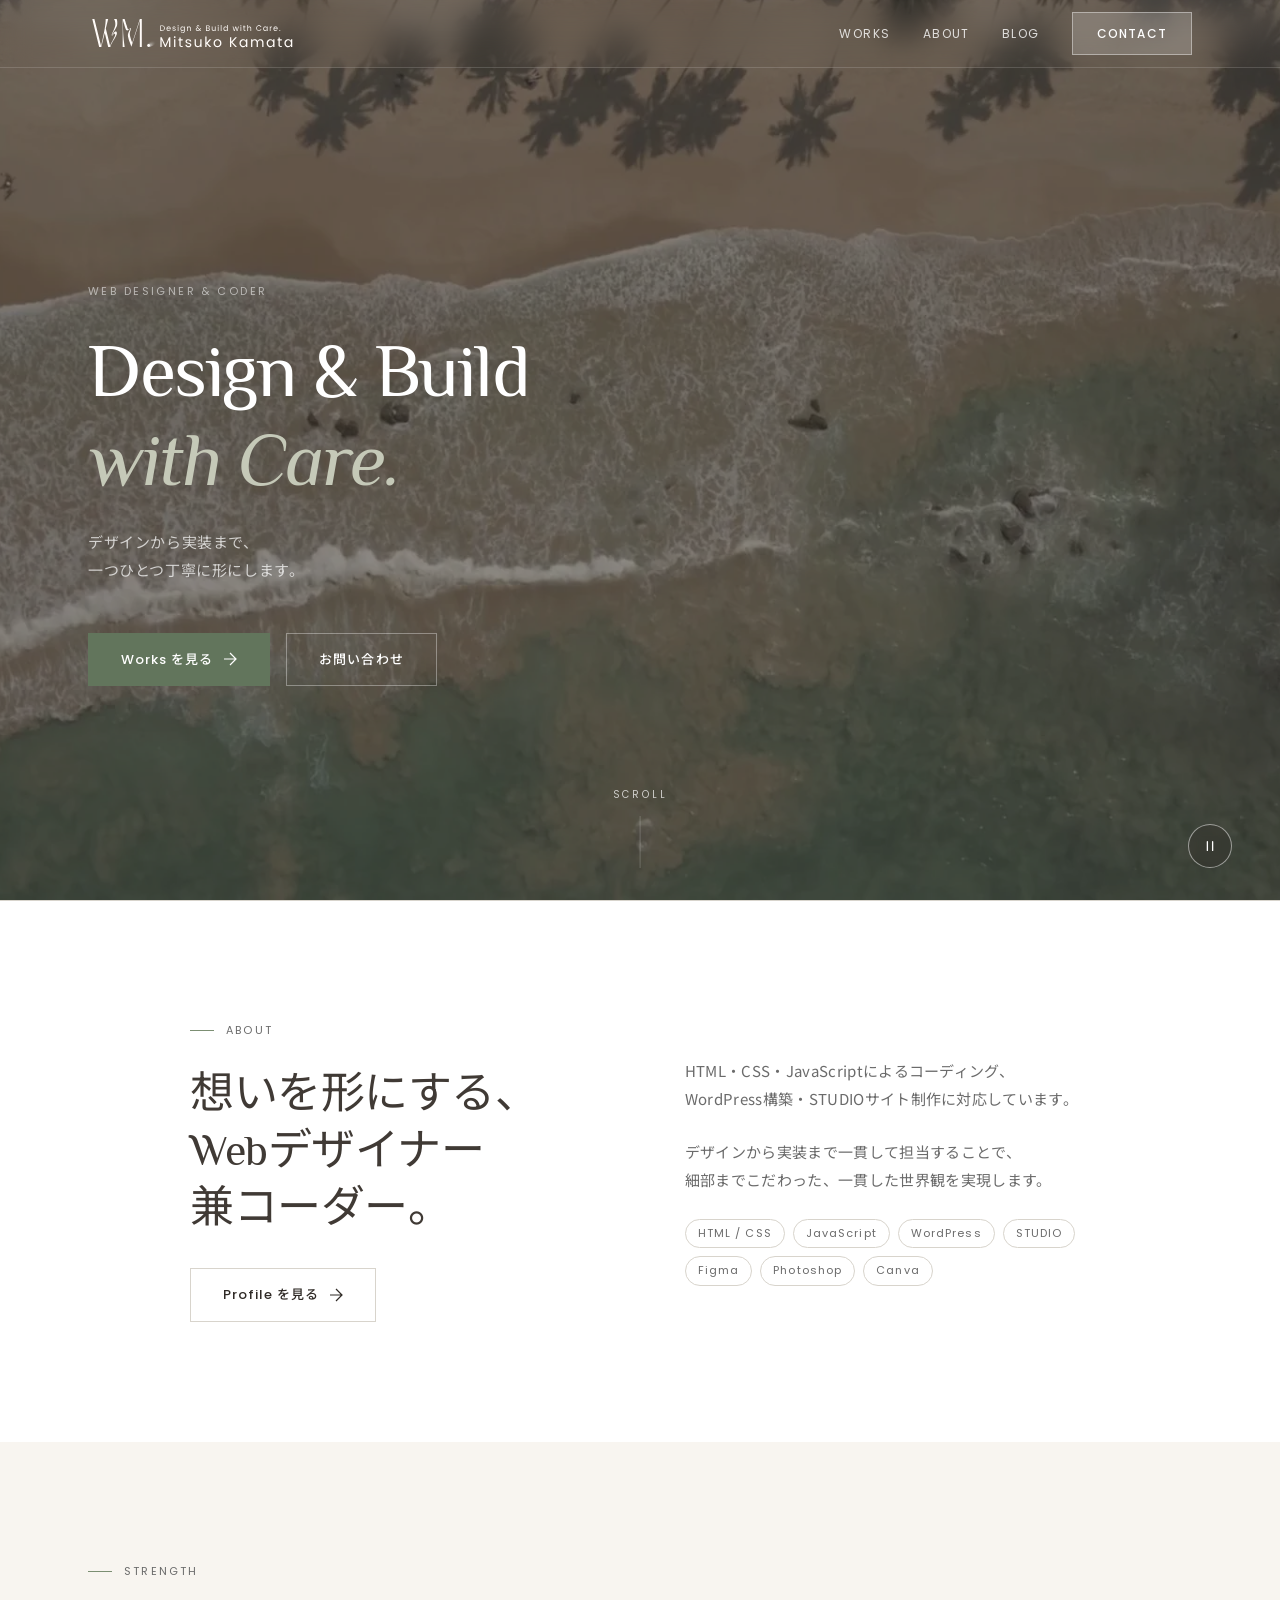
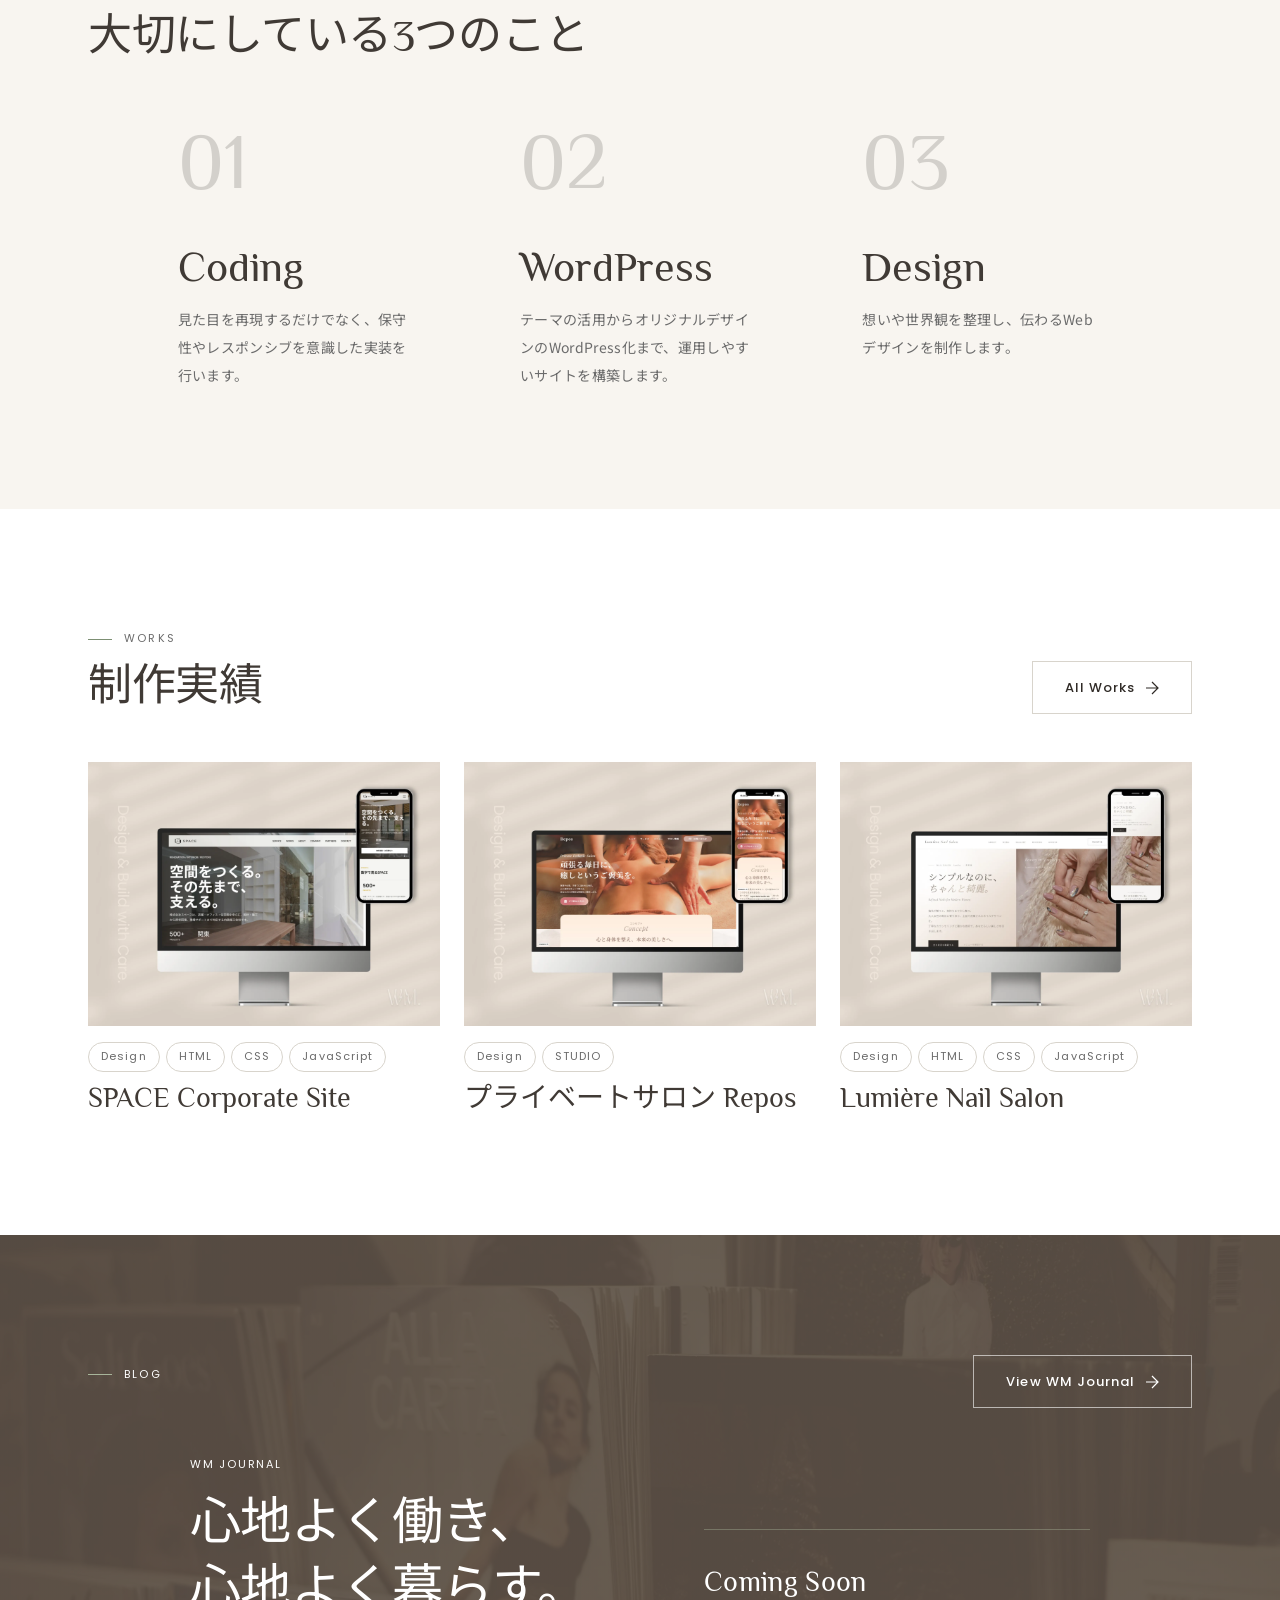
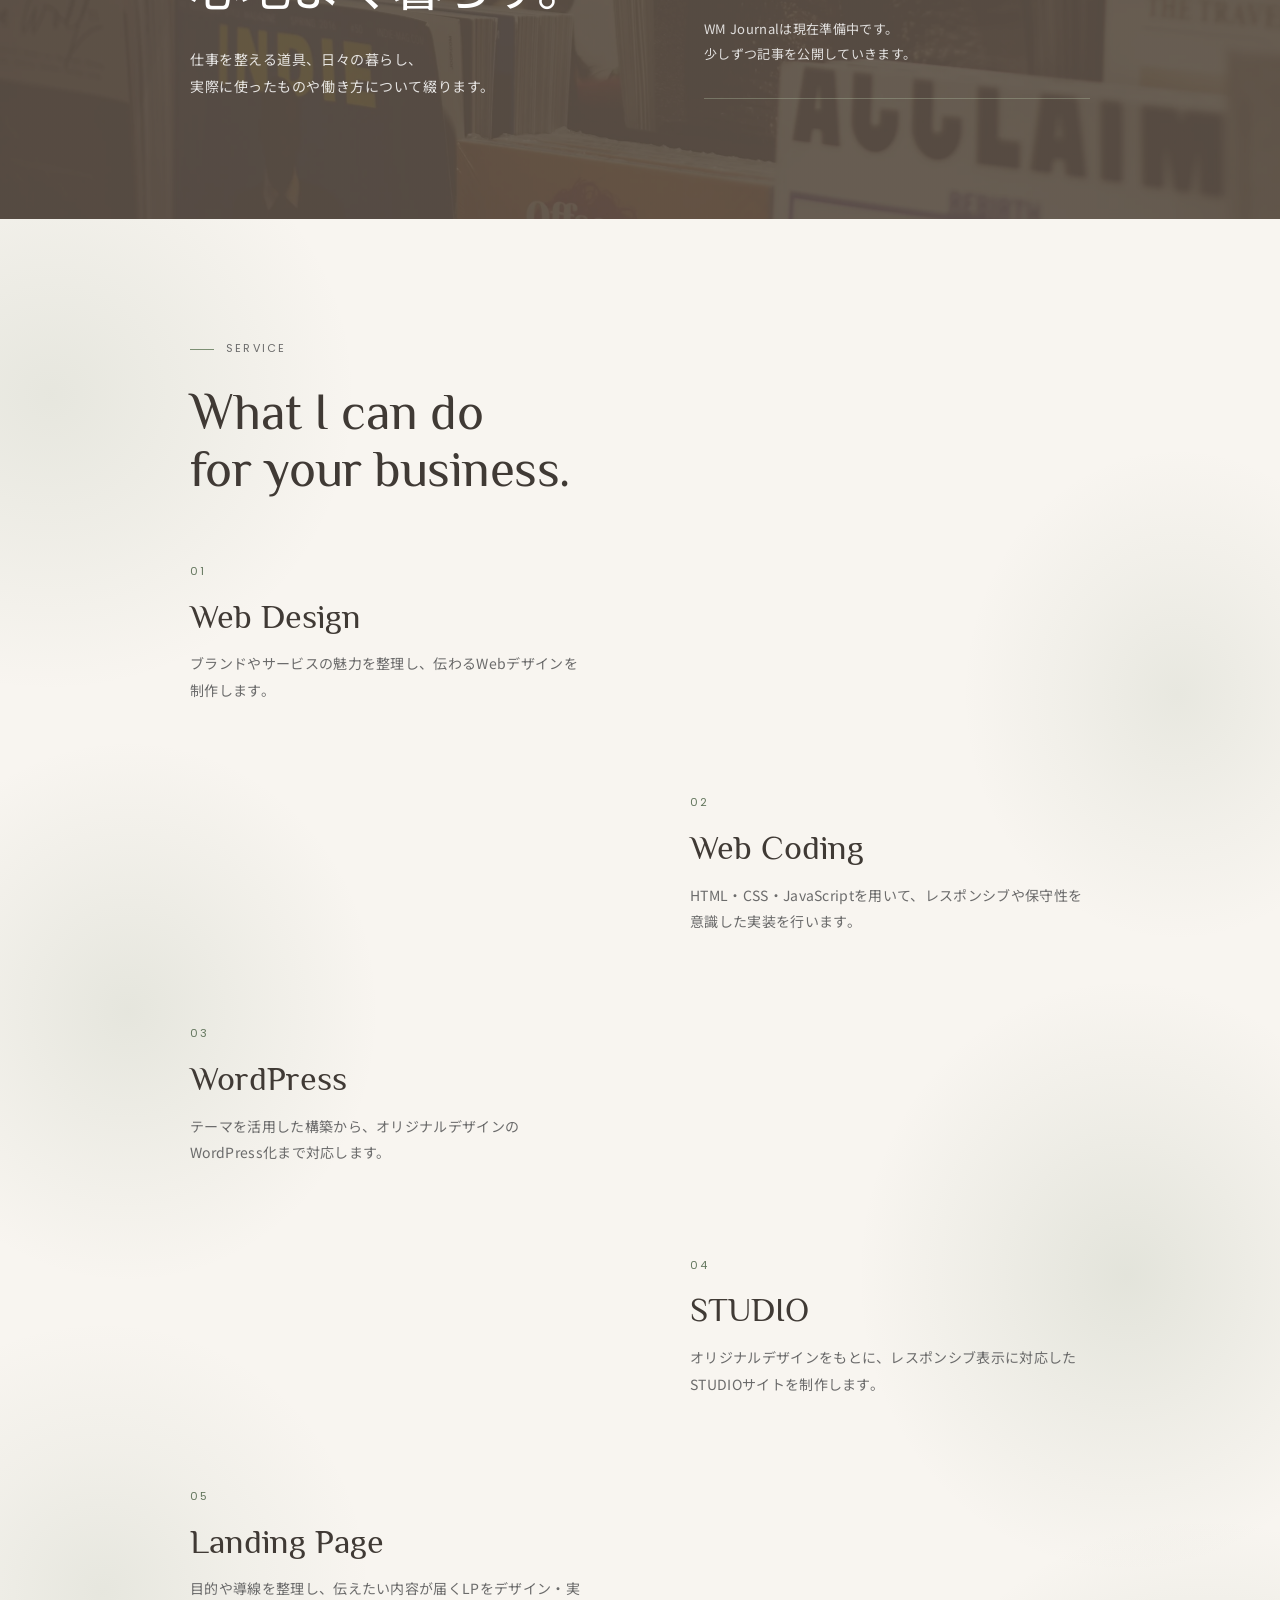
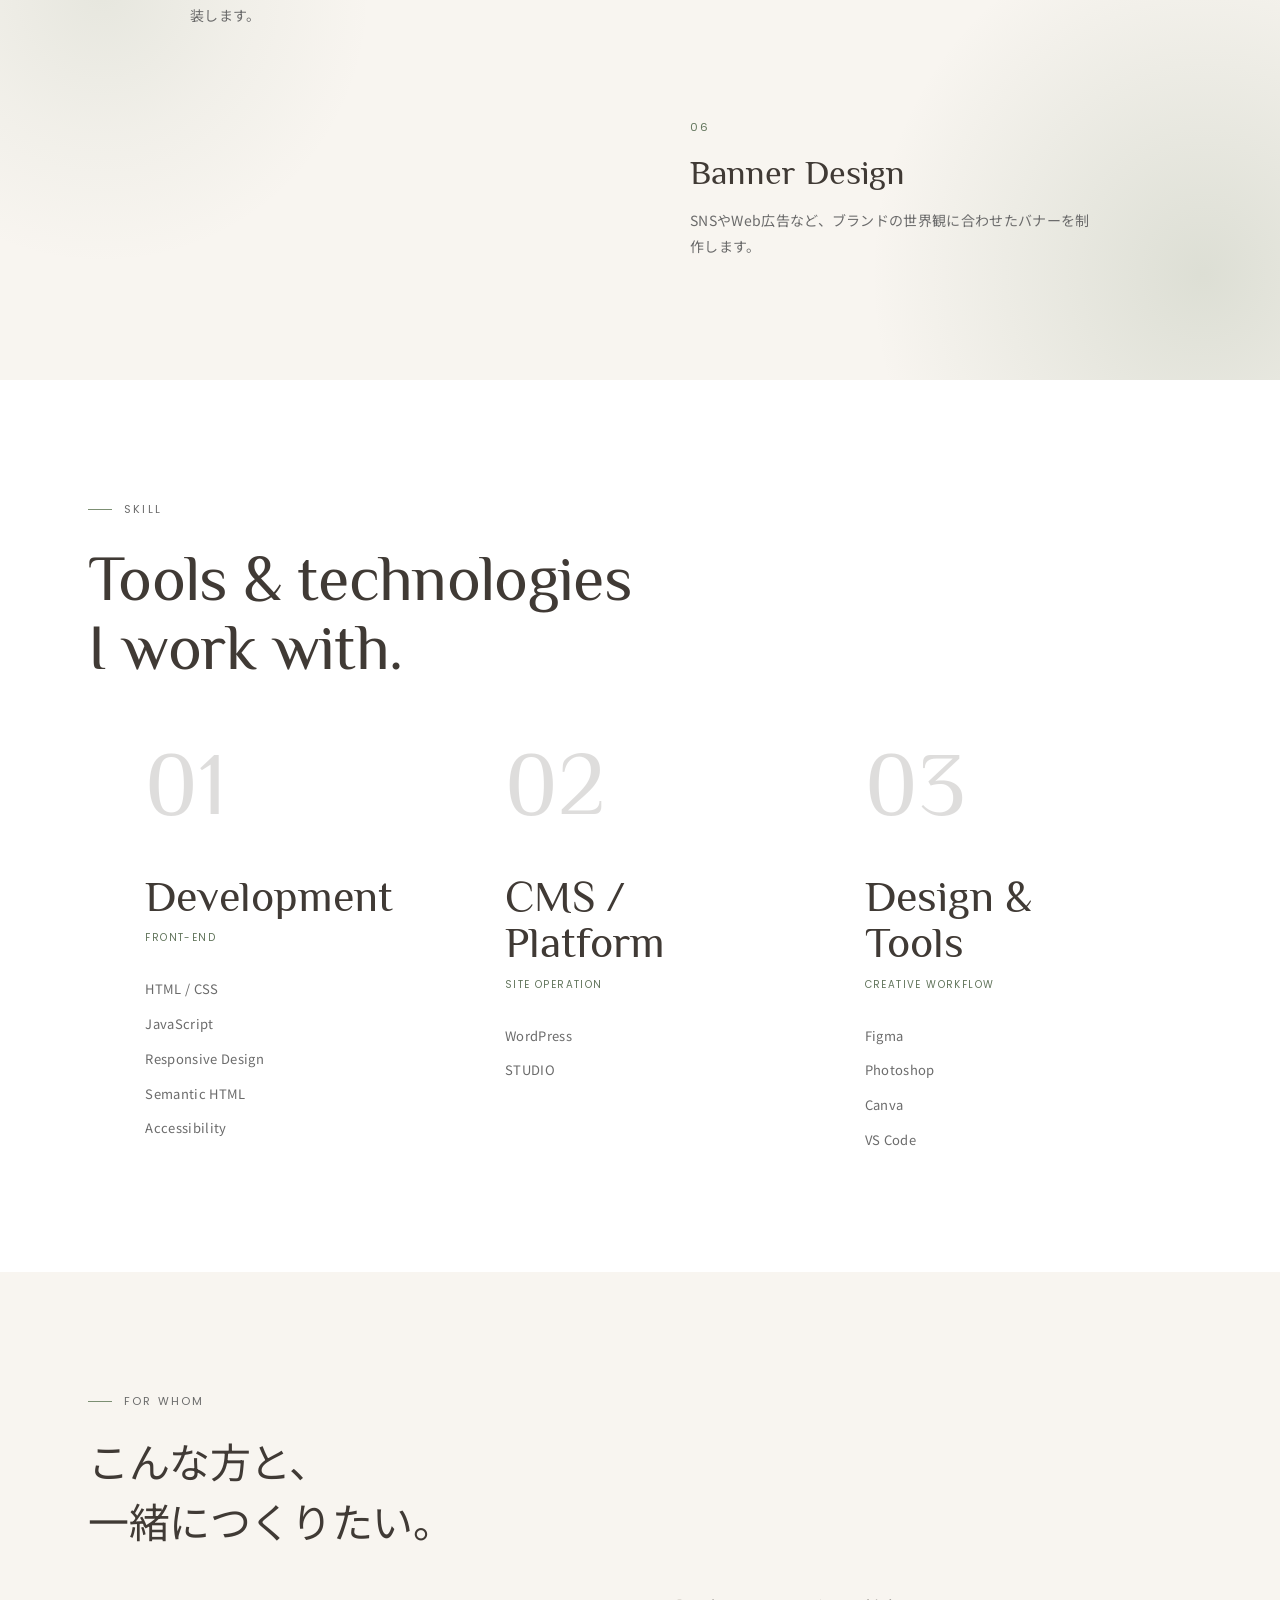
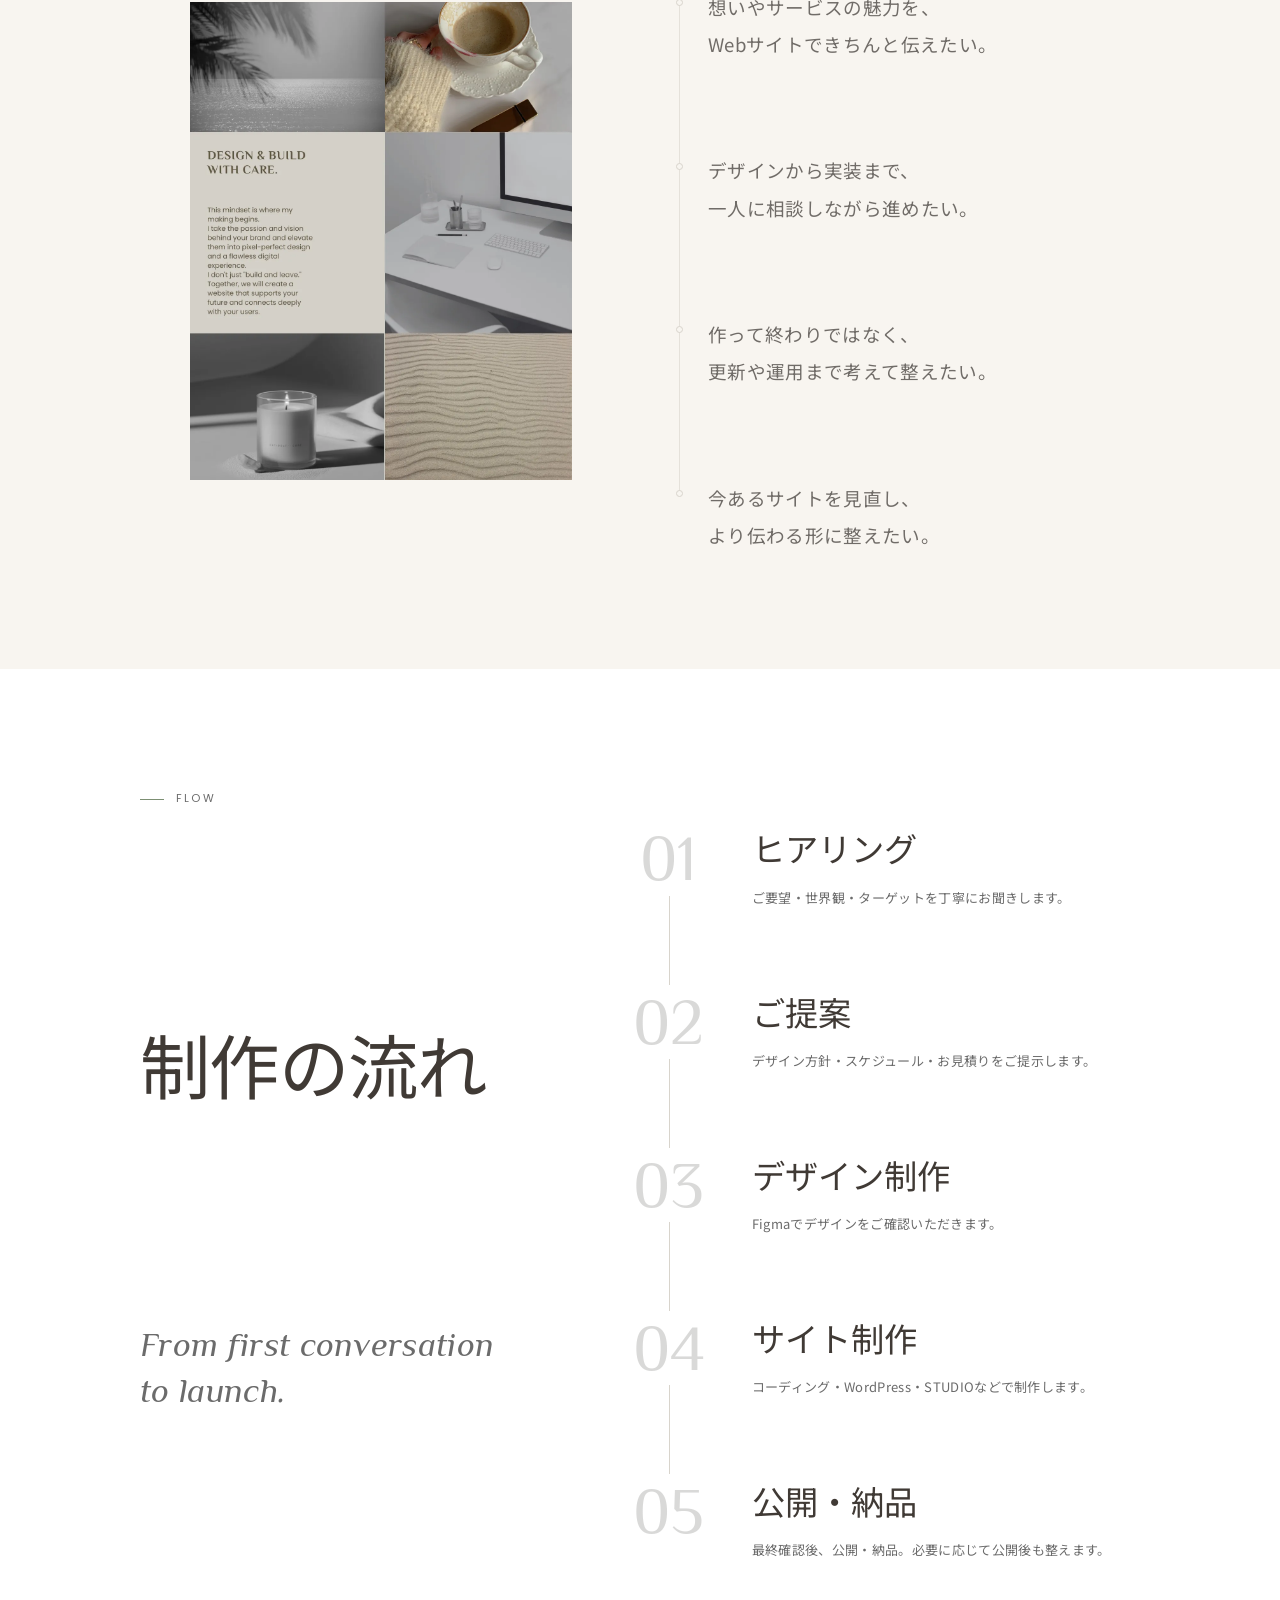
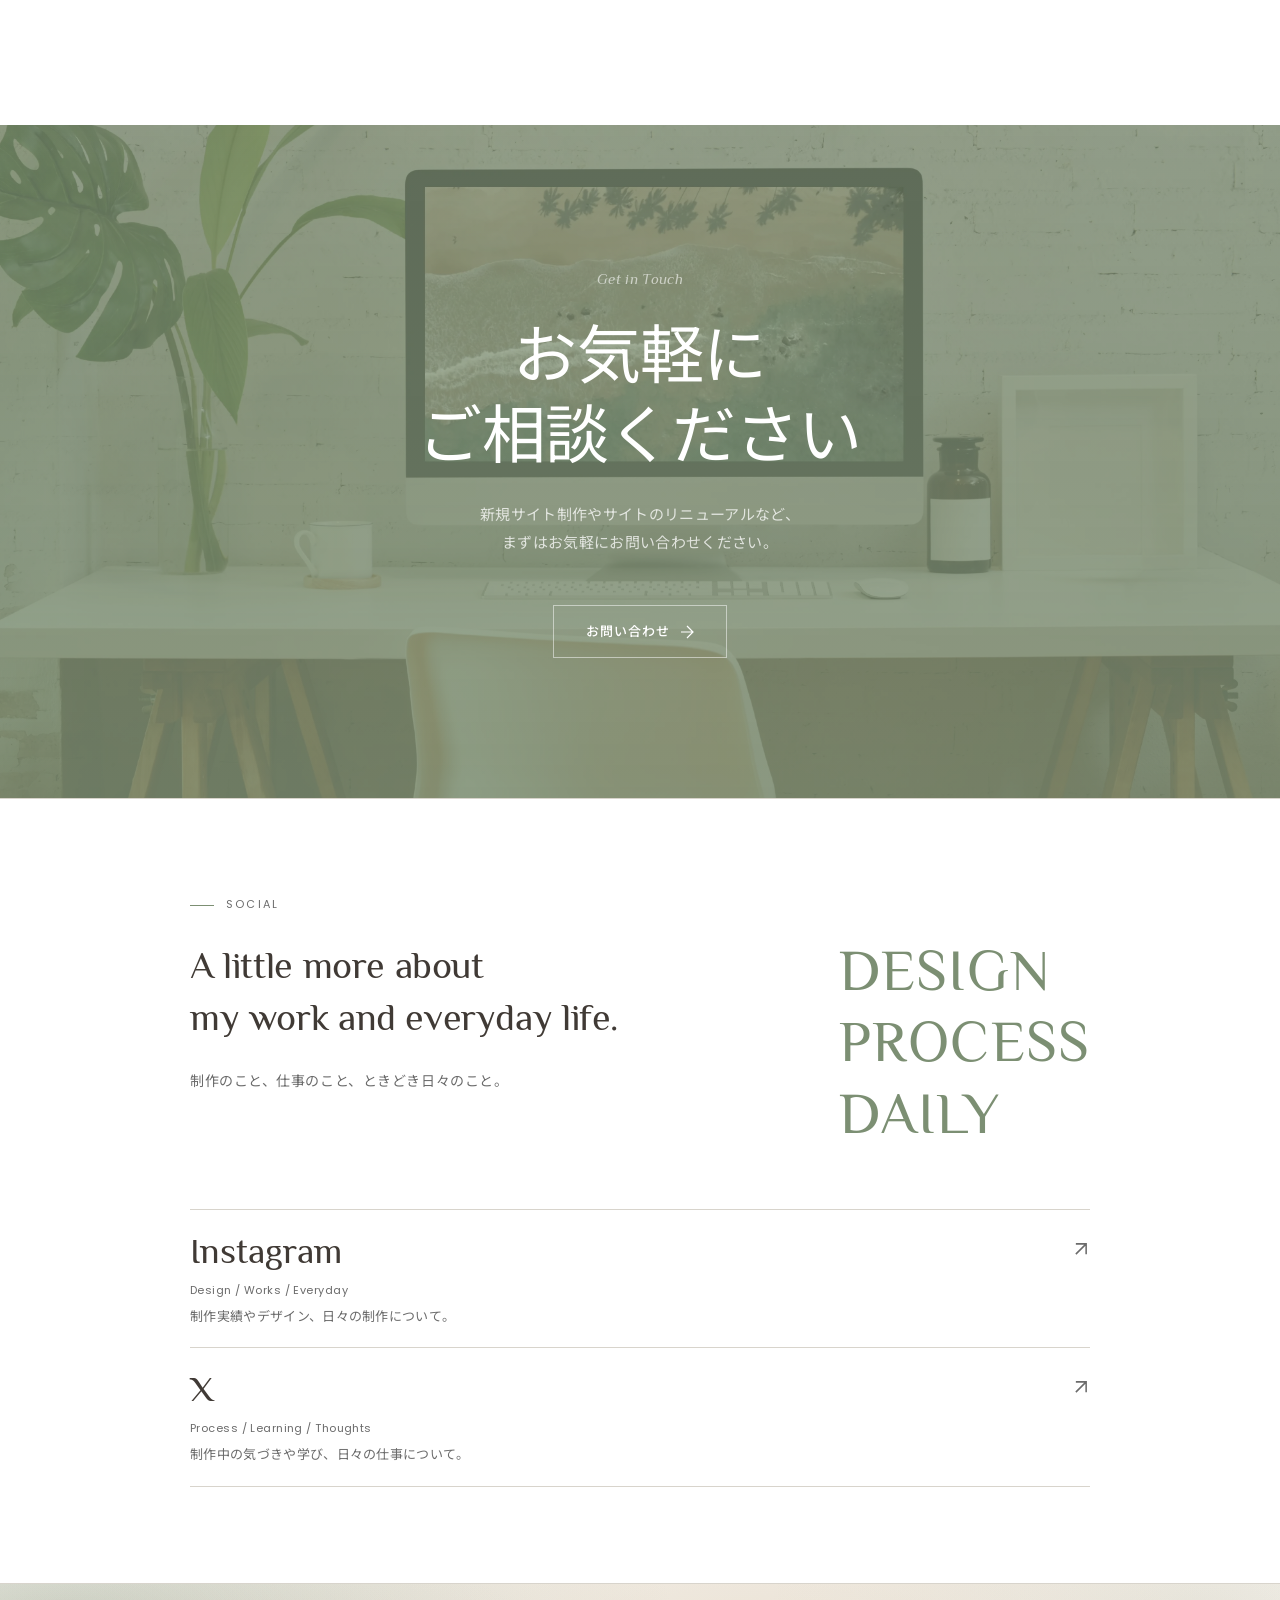
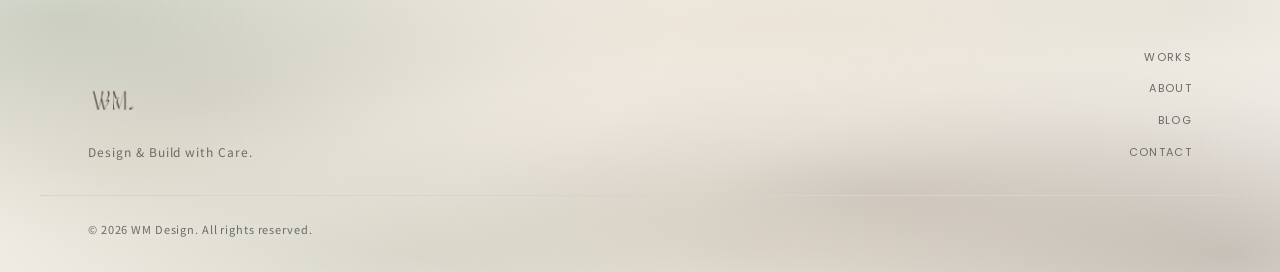
<file: index.html>
<!doctype html>
<html lang="ja">
  <head>
    <meta charset="UTF-8" />
    <meta name="viewport" content="width=device-width, initial-scale=1.0" />
    <title>WM Design — Design & Build with Care.</title>
    <meta
      name="description"
      content="デザインから実装まで、一つひとつ丁寧に形にします。HTML・CSS・JavaScriptによるコーディング、WordPress構築、STUDIOサイト制作に対応しています。"
    />
    <link rel="icon" type="image/png" href="images/favicon/favicon-96x96.png" sizes="96x96" />
    <link rel="icon" type="image/svg+xml" href="images/favicon/favicon.svg" />
    <link rel="shortcut icon" href="images/favicon/favicon.ico" />
    <link rel="apple-touch-icon" sizes="180x180" href="images/favicon/apple-touch-icon.png" />
    <meta name="apple-mobile-web-app-title" content="WM Design" />
    <link rel="manifest" href="images/favicon/site.webmanifest" />

    <link rel="stylesheet" href="css/style.css" />
    <link rel="stylesheet" href="css/index.css" />
  </head>

  <body class="top-page">
    <!-- ========== NAV ========== -->
    <header class="site-header">
      <nav class="nav" aria-label="メインナビゲーション">
        <div class="nav__inner">
          <a href="index.html" class="nav__logo"
            ><img
              src="images/wm-design-signature-white.svg"
              alt="WM Design"
              class="nav__logo-img"
              width="500"
              height="100"
          /></a>
          <div class="nav__links">
            <a href="works.html" class="nav__link">Works</a>
            <a href="about.html" class="nav__link">About</a>
            <a href="blog.html" class="nav__link">Blog</a>
            <a href="contact.html" class="nav__cta">Contact</a>
          </div>
          <button
            class="nav__hamburger"
            type="button"
            aria-label="メニューを開く"
            aria-controls="mobile-navigation"
            aria-expanded="false"
          >
            <span></span>
            <span></span>
            <span></span>
          </button>
        </div>
      </nav>
      <nav
        id="mobile-navigation"
        class="nav__mobile"
        aria-label="モバイルナビゲーション"
      >
        <a href="works.html" class="nav__link">Works</a>
        <a href="about.html" class="nav__link">About</a>
        <a href="blog.html" class="nav__link">Blog</a>
        <a href="contact.html" class="nav__link">Contact</a>
      </nav>
    </header>

    <main>
      <!-- ========== HERO ========== -->
      <section class="hero">
        <div class="hero__bg">
          <video
            id="hero-video"
            class="hero__video"
            muted
            loop
            playsinline
            preload="metadata"
            poster="images/hero-poster.webp"
            aria-hidden="true"
          >
            <source src="images/hero.mp4" type="video/mp4" />
          </video>
          <div class="hero__video-overlay"></div>
        </div>
        <div class="hero__inner container">
          <div class="hero__content">
            <p class="hero__eyebrow fade-up" data-delay="0">
              Web Designer &amp; Coder
            </p>
            <h1 class="hero__title fade-up" data-delay="100">
              Design &amp; Build<br />
              <em>with Care.</em>
            </h1>
            <p class="hero__sub fade-up" data-delay="200">
              デザインから実装まで、<br />
              一つひとつ丁寧に形にします。
            </p>
            <div class="hero__btns fade-up" data-delay="300">
              <a href="works.html" class="btn btn--primary">
                Works を見る
                <svg
                  viewBox="0 0 14 14"
                  fill="none"
                  stroke="currentColor"
                  stroke-width="1.2"
                  aria-hidden="true"
                >
                  <path d="M1 7h12M7 1l6 6-6 6" />
                </svg>
              </a>
              <a href="contact.html" class="btn"> お問い合わせ </a>
            </div>
          </div>
        </div>
        <button
          class="hero__video-toggle"
          type="button"
          aria-label="背景動画を一時停止"
          aria-controls="hero-video"
        >
          <svg
            viewBox="0 0 16 16"
            fill="none"
            stroke="currentColor"
            stroke-width="1.5"
            stroke-linecap="round"
            stroke-linejoin="round"
            aria-hidden="true"
            focusable="false"
          >
            <path class="hero__video-icon--pause" d="M5 3v10M11 3v10" />
            <path class="hero__video-icon--play" d="m5 3 8 5-8 5Z" />
          </svg>
        </button>
        <div class="hero__scroll">
          <span>Scroll</span>
          <div class="hero__scroll-line"></div>
        </div>
      </section>

      <!-- ========== ABOUT ========== -->
      <section class="sec-about">
        <div class="container">
          <div class="sec-about__inner">
            <div class="sec-about__left fade-up">
              <div class="sec-label">About</div>
              <h2 class="sec-about__title">
                想いを形にする、<br />
                Webデザイナー<br />
                兼コーダー。
              </h2>
              <a href="about.html" class="btn sec-about__btn">
                Profile を見る
                <svg
                  viewBox="0 0 14 14"
                  fill="none"
                  stroke="currentColor"
                  stroke-width="1.2"
                  aria-hidden="true"
                >
                  <path d="M1 7h12M7 1l6 6-6 6" />
                </svg>
              </a>
            </div>
            <div class="sec-about__right fade-up" data-delay="120">
              <p class="sec-about__text">
                HTML・CSS・JavaScriptによるコーディング、<br />
                WordPress構築・STUDIOサイト制作に対応しています。
              </p>
              <p class="sec-about__text">
                デザインから実装まで一貫して担当することで、<br />
                細部までこだわった、一貫した世界観を実現します。
              </p>
              <div class="sec-about__tools">
                <span class="tag">HTML / CSS</span>
                <span class="tag">JavaScript</span>
                <span class="tag">WordPress</span>
                <span class="tag">STUDIO</span>
                <span class="tag">Figma</span>
                <span class="tag">Photoshop</span>
                <span class="tag">Canva</span>
              </div>
            </div>
          </div>
        </div>
      </section>

      <!-- ========== STRENGTH ========== -->
      <section class="sec-strength">
        <div class="container">
          <div class="sec-label fade-up">Strength</div>
          <h2 class="sec-strength__title fade-up" data-delay="80">
            大切にしている3つのこと
          </h2>
          <div class="strength__grid">
            <div class="strength__item fade-up" data-delay="0">
              <div class="strength__num">01</div>
              <h3 class="strength__name">Coding</h3>
              <p class="strength__desc">
                見た目を再現するだけでなく、保守性やレスポンシブを意識した実装を行います。
              </p>
            </div>
            <div class="strength__item fade-up" data-delay="100">
              <div class="strength__num">02</div>
              <h3 class="strength__name">WordPress</h3>
              <p class="strength__desc">
                テーマの活用からオリジナルデザインのWordPress化まで、運用しやすいサイトを構築します。
              </p>
            </div>
            <div class="strength__item fade-up" data-delay="200">
              <div class="strength__num">03</div>
              <h3 class="strength__name">Design</h3>
              <p class="strength__desc">
                想いや世界観を整理し、伝わるWebデザインを制作します。
              </p>
            </div>
          </div>
        </div>
      </section>

      <!-- ========== WORKS ========== -->
      <section class="sec-works" aria-labelledby="top-works-title">
        <div class="container">
          <div class="sec-works__head">
            <div class="sec-works__heading">
              <div class="sec-label fade-up">Works</div>
              <h2 id="top-works-title" class="visually-hidden">制作実績</h2>
            </div>
            <a href="works.html" class="btn fade-up" data-delay="80">
              All Works
              <svg
                viewBox="0 0 14 14"
                fill="none"
                stroke="currentColor"
                stroke-width="1.2"
                aria-hidden="true"
              >
                <path d="M1 7h12M7 1l6 6-6 6" />
              </svg>
            </a>
          </div>
          <div class="works__grid">
            <!-- SPACE -->
            <a href="works.html" class="work-card fade-up" data-delay="0">
              <div class="work-card__thumb">
                <img
                  src="images/site-space.webp"
                  alt="SPACE コーポレートサイトのWebサイト制作"
                  width="1600"
                  height="1200"
                  loading="lazy"
                />
              </div>
              <div class="work-card__info">
                <div class="work-card__tags">
                  <span class="tag">Design</span>
                  <span class="tag">HTML</span>
                  <span class="tag">CSS</span>
                  <span class="tag">JavaScript</span>
                </div>
                <h3 class="work-card__title">SPACE Corporate Site</h3>
              </div>
            </a>

            <!-- Repos -->
            <a href="works.html" class="work-card fade-up" data-delay="100">
              <div class="work-card__thumb">
                <img
                  src="images/site-repos.webp"
                  alt="プライベートサロン ReposのWebサイト制作"
                  width="1600"
                  height="1200"
                  loading="lazy"
                />
              </div>
              <div class="work-card__info">
                <div class="work-card__tags">
                  <span class="tag">Design</span>
                  <span class="tag">STUDIO</span>
                </div>
                <h3 class="work-card__title">プライベートサロン Repos</h3>
              </div>
            </a>

            <!-- Lumière Nail Salon -->
            <a href="works.html" class="work-card fade-up" data-delay="200">
              <div class="work-card__thumb">
                <img
                  src="images/site-lumiere.webp"
                  alt="Lumière Nail SalonのWebサイト制作"
                  width="1600"
                  height="1200"
                  loading="lazy"
                />
              </div>
              <div class="work-card__info">
                <div class="work-card__tags">
                  <span class="tag">Design</span>
                  <span class="tag">HTML</span>
                  <span class="tag">CSS</span>
                  <span class="tag">JavaScript</span>
                </div>
                <h3 class="work-card__title">Lumière Nail Salon</h3>
              </div>
            </a>
          </div>
        </div>
      </section>

      <!-- ========== BLOG ========== -->
      <section class="sec-blog" aria-labelledby="top-blog-title">
        <div class="container">
          <div class="sec-blog__head">
            <div class="sec-label fade-up">Blog</div>

            <a href="blog.html" class="btn fade-up" data-delay="80">
              View WM Journal
              <svg
                viewBox="0 0 14 14"
                fill="none"
                stroke="currentColor"
                stroke-width="1.2"
                aria-hidden="true"
              >
                <path d="M1 7h12M7 1l6 6-6 6" />
              </svg>
            </a>
          </div>

          <div class="sec-blog__content">
            <div class="sec-blog__intro fade-up" data-delay="40">
              <p class="sec-blog__kicker">WM Journal</p>

              <h2 id="top-blog-title" class="sec-blog__title">
                心地よく働き、<br />
                心地よく暮らす。
              </h2>

              <p class="sec-blog__desc">
                仕事を整える道具、日々の暮らし、<br />
                実際に使ったものや働き方について綴ります。
              </p>
            </div>

            <div class="sec-blog__coming-soon fade-up" data-delay="120">
              <p class="sec-blog__coming-label">Coming Soon</p>

              <p class="sec-blog__coming-text">
                WM Journalは現在準備中です。<br />
                少しずつ記事を公開していきます。
              </p>
            </div>
          </div>
        </div>
      </section>

      <!-- ========== SERVICE ========== -->
      <section class="sec-service">
        <div class="container">
          <div class="sec-label fade-up">Service</div>
          <h2 class="sec-service__title fade-up" data-delay="80">
            What I can do<br />for your business.
          </h2>

          <div class="service__list" aria-label="Services">
            <div class="service__item fade-up" data-delay="0">
              <span class="service__num">01</span>
              <h3 class="service__name">Web Design</h3>
              <p class="service__desc">
                ブランドやサービスの魅力を整理し、伝わるWebデザインを制作します。
              </p>
            </div>

            <div class="service__item fade-up" data-delay="80">
              <span class="service__num">02</span>
              <h3 class="service__name">Web Coding</h3>
              <p class="service__desc">
                HTML・CSS・JavaScriptを用いて、レスポンシブや保守性を意識した実装を行います。
              </p>
            </div>

            <div class="service__item fade-up" data-delay="160">
              <span class="service__num">03</span>
              <h3 class="service__name">WordPress</h3>
              <p class="service__desc">
                テーマを活用した構築から、オリジナルデザインのWordPress化まで対応します。
              </p>
            </div>

            <div class="service__item fade-up" data-delay="240">
              <span class="service__num">04</span>
              <h3 class="service__name">STUDIO</h3>
              <p class="service__desc">
                オリジナルデザインをもとに、レスポンシブ表示に対応したSTUDIOサイトを制作します。
              </p>
            </div>

            <div class="service__item fade-up" data-delay="320">
              <span class="service__num">05</span>
              <h3 class="service__name">Landing Page</h3>
              <p class="service__desc">
                目的や導線を整理し、伝えたい内容が届くLPをデザイン・実装します。
              </p>
            </div>

            <div class="service__item fade-up" data-delay="400">
              <span class="service__num">06</span>
              <h3 class="service__name">Banner Design</h3>
              <p class="service__desc">
                SNSやWeb広告など、ブランドの世界観に合わせたバナーを制作します。
              </p>
            </div>
          </div>
        </div>
      </section>
      <!-- ========== SKILL ========== -->
      <section class="sec-skill">
        <div class="container">
          <div class="sec-label fade-up">Skill</div>
          <h2 class="sec-skill__title fade-up" data-delay="80">
            Tools &amp; technologies<br />I work with.
          </h2>
          <div class="skill__grid">
            <div class="skill__card fade-up" data-delay="0">
              <div class="skill__card-head">
                <h3 class="skill__card-title">Development</h3>
                <p class="skill__card-sub">Front-end</p>
              </div>
              <ul class="skill__card-list">
                <li>HTML / CSS</li>
                <li>JavaScript</li>
                <li>Responsive Design</li>
                <li>Semantic HTML</li>
                <li>Accessibility</li>
              </ul>
            </div>

            <div class="skill__card fade-up" data-delay="100">
              <div class="skill__card-head">
                <h3 class="skill__card-title">CMS / Platform</h3>
                <p class="skill__card-sub">Site Operation</p>
              </div>
              <ul class="skill__card-list">
                <li>WordPress</li>
                <li>STUDIO</li>
              </ul>
            </div>

            <div class="skill__card fade-up" data-delay="200">
              <div class="skill__card-head">
                <h3 class="skill__card-title">Design &amp; Tools</h3>
                <p class="skill__card-sub">Creative Workflow</p>
              </div>
              <ul class="skill__card-list">
                <li>Figma</li>
                <li>Photoshop</li>
                <li>Canva</li>
                <li>VS Code</li>
              </ul>
            </div>
          </div>
        </div>
      </section>
      <!-- ========== FOR WHOM ========== -->
      <section class="sec-forwhom">
        <div class="container">
          <div class="forwhom__intro">
            <div class="sec-label">For Whom</div>
            <h2 class="sec-forwhom__title">
              こんな方と、<br />一緒につくりたい。
            </h2>
          </div>

          <div class="forwhom__visual">
            <div class="forwhom__image">
              <img
                src="images/forwhom-workspace.webp"
                alt="自然光が差し込む落ち着いたワークスペース"
                width="1200"
                height="1500"
                loading="lazy"
              />
            </div>

            <ul class="forwhom__story" role="list">
              <li class="forwhom__item">
                <p class="forwhom__text">
                  想いやサービスの魅力を、<br />Webサイトできちんと伝えたい。
                </p>
              </li>
              <li class="forwhom__item">
                <p class="forwhom__text">
                  デザインから実装まで、<br />一人に相談しながら進めたい。
                </p>
              </li>
              <li class="forwhom__item">
                <p class="forwhom__text">
                  作って終わりではなく、<br />更新や運用まで考えて整えたい。
                </p>
              </li>
              <li class="forwhom__item">
                <p class="forwhom__text">
                  今あるサイトを見直し、<br />より伝わる形に整えたい。
                </p>
              </li>
            </ul>
          </div>
        </div>
      </section>
      <!-- ========== FLOW ========== -->
      <section class="sec-flow">
        <div class="container">
          <div class="sec-flow__inner">
            <div class="sec-label fade-up">Flow</div>
            <h2 class="sec-flow__title fade-up" data-delay="60">制作の流れ</h2>
            <p class="sec-flow__lead fade-up" data-delay="100">
              From first conversation<br />to launch.
            </p>
            <div class="flow__steps">
              <div class="flow__step fade-up" data-delay="0">
                <div class="flow__num">01</div>
                <h3 class="flow__name">ヒアリング</h3>
                <p class="flow__desc">
                  ご要望・世界観・ターゲットを丁寧にお聞きします。
                </p>
              </div>
              <div class="flow__step fade-up" data-delay="80">
                <div class="flow__num">02</div>
                <h3 class="flow__name">ご提案</h3>
                <p class="flow__desc">
                  デザイン方針・スケジュール・お見積りをご提示します。
                </p>
              </div>
              <div class="flow__step fade-up" data-delay="160">
                <div class="flow__num">03</div>
                <h3 class="flow__name">デザイン制作</h3>
                <p class="flow__desc">Figmaでデザインをご確認いただきます。</p>
              </div>
              <div class="flow__step fade-up" data-delay="240">
                <div class="flow__num">04</div>
                <h3 class="flow__name">サイト制作</h3>
                <p class="flow__desc">
                  コーディング・WordPress・STUDIOなどで制作します。
                </p>
              </div>
              <div class="flow__step fade-up" data-delay="320">
                <div class="flow__num">05</div>
                <h3 class="flow__name">公開・納品</h3>
                <p class="flow__desc">
                  最終確認後、公開・納品。必要に応じて公開後も整えます。
                </p>
              </div>
            </div>
          </div>
        </div>
      </section>
      <!-- ========== CONTACT CTA ========== -->
      <section class="sec-cta">
        <div class="container">
          <div class="sec-cta__inner">
            <p class="sec-cta__en fade-up">Get in Touch</p>
            <h2 class="sec-cta__title fade-up" data-delay="80">
              お気軽に<br />ご相談ください
            </h2>
            <p class="sec-cta__sub fade-up" data-delay="160">
              新規サイト制作やサイトのリニューアルなど、<br />
              まずはお気軽にお問い合わせください。
            </p>
            <a href="contact.html" class="btn fade-up" data-delay="240">
              お問い合わせ
              <svg
                viewBox="0 0 14 14"
                fill="none"
                stroke="currentColor"
                stroke-width="1.2"
                aria-hidden="true"
              >
                <path d="M1 7h12M7 1l6 6-6 6" />
              </svg>
            </a>
          </div>
        </div>
      </section>

      <!-- ========== SNS ========== -->
      <section class="sec-sns" aria-labelledby="sns-title">
        <div class="container">
          <div class="sec-sns__inner">
            <div class="sec-label fade-up">Social</div>

            <div class="sec-sns__intro">
              <div class="sec-sns__heading">
                <h2 id="sns-title" class="sec-sns__title fade-up" lang="en">
                  A little more about<br />
                  my work and everyday life.
                </h2>

                <p class="sec-sns__lead fade-up" data-delay="60">
                  制作のこと、仕事のこと、ときどき日々のこと。
                </p>
              </div>

              <div class="sec-sns__words" aria-hidden="true">
                <span>DESIGN</span>
                <span>PROCESS</span>
                <span>DAILY</span>
              </div>
            </div>
            <div class="sns__list">
              <a
                href="https://www.instagram.com/wm_design83105/?hl=ja"
                target="_blank"
                rel="noopener noreferrer"
                aria-label="Instagram（新しいタブで開きます）"
                class="sns__link fade-up"
                data-delay="80"
              >
                <div class="sns__body">
                  <h3 class="sns__name">Instagram</h3>
                  <p class="sns__meta" lang="en">Design / Works / Everyday</p>
                  <p class="sns__desc">
                    制作実績やデザイン、日々の制作について。
                  </p>
                </div>
                <svg
                  class="sns__arrow"
                  viewBox="0 0 14 14"
                  fill="none"
                  stroke="currentColor"
                  stroke-width="1.2"
                  aria-hidden="true"
                >
                  <path d="M3 11 11 3M3 3h8v8" />
                </svg>
              </a>
              <a
                href="https://x.com/Mitsukowmof"
                target="_blank"
                rel="noopener noreferrer"
                aria-label="X（新しいタブで開きます）"
                class="sns__link fade-up"
                data-delay="120"
              >
                <div class="sns__body">
                  <h3 class="sns__name">X</h3>
                  <p class="sns__meta" lang="en">
                    Process / Learning / Thoughts
                  </p>
                  <p class="sns__desc">
                    制作中の気づきや学び、日々の仕事について。
                  </p>
                </div>
                <svg
                  class="sns__arrow"
                  viewBox="0 0 14 14"
                  fill="none"
                  stroke="currentColor"
                  stroke-width="1.2"
                  aria-hidden="true"
                >
                  <path d="M3 11 11 3M3 3h8v8" />
                </svg>
              </a>
            </div>
          </div>
        </div>
      </section>
    </main>

    <!-- ========== FOOTER ========== -->
    <footer class="footer">
      <div class="footer__inner">
        <div>
          <a href="index.html" class="footer__logo"
            ><img
              src="images/logo-brown.png"
              alt="WM Design"
              class="footer__logo-img"
              width="800"
              height="800"
              loading="lazy"
          /></a>
          <p class="footer__tagline">Design &amp; Build with Care.</p>
        </div>
        <nav class="footer__nav" aria-label="フッターナビゲーション">
          <a href="works.html">Works</a>
          <a href="about.html">About</a>
          <a href="blog.html">Blog</a>
          <a href="contact.html">Contact</a>
        </nav>
      </div>
      <div class="footer__bottom">
        <p class="footer__copy">© 2026 WM Design. All rights reserved.</p>
      </div>
    </footer>

    <script src="js/main.js"></script>
  </body>
</html>
</file>
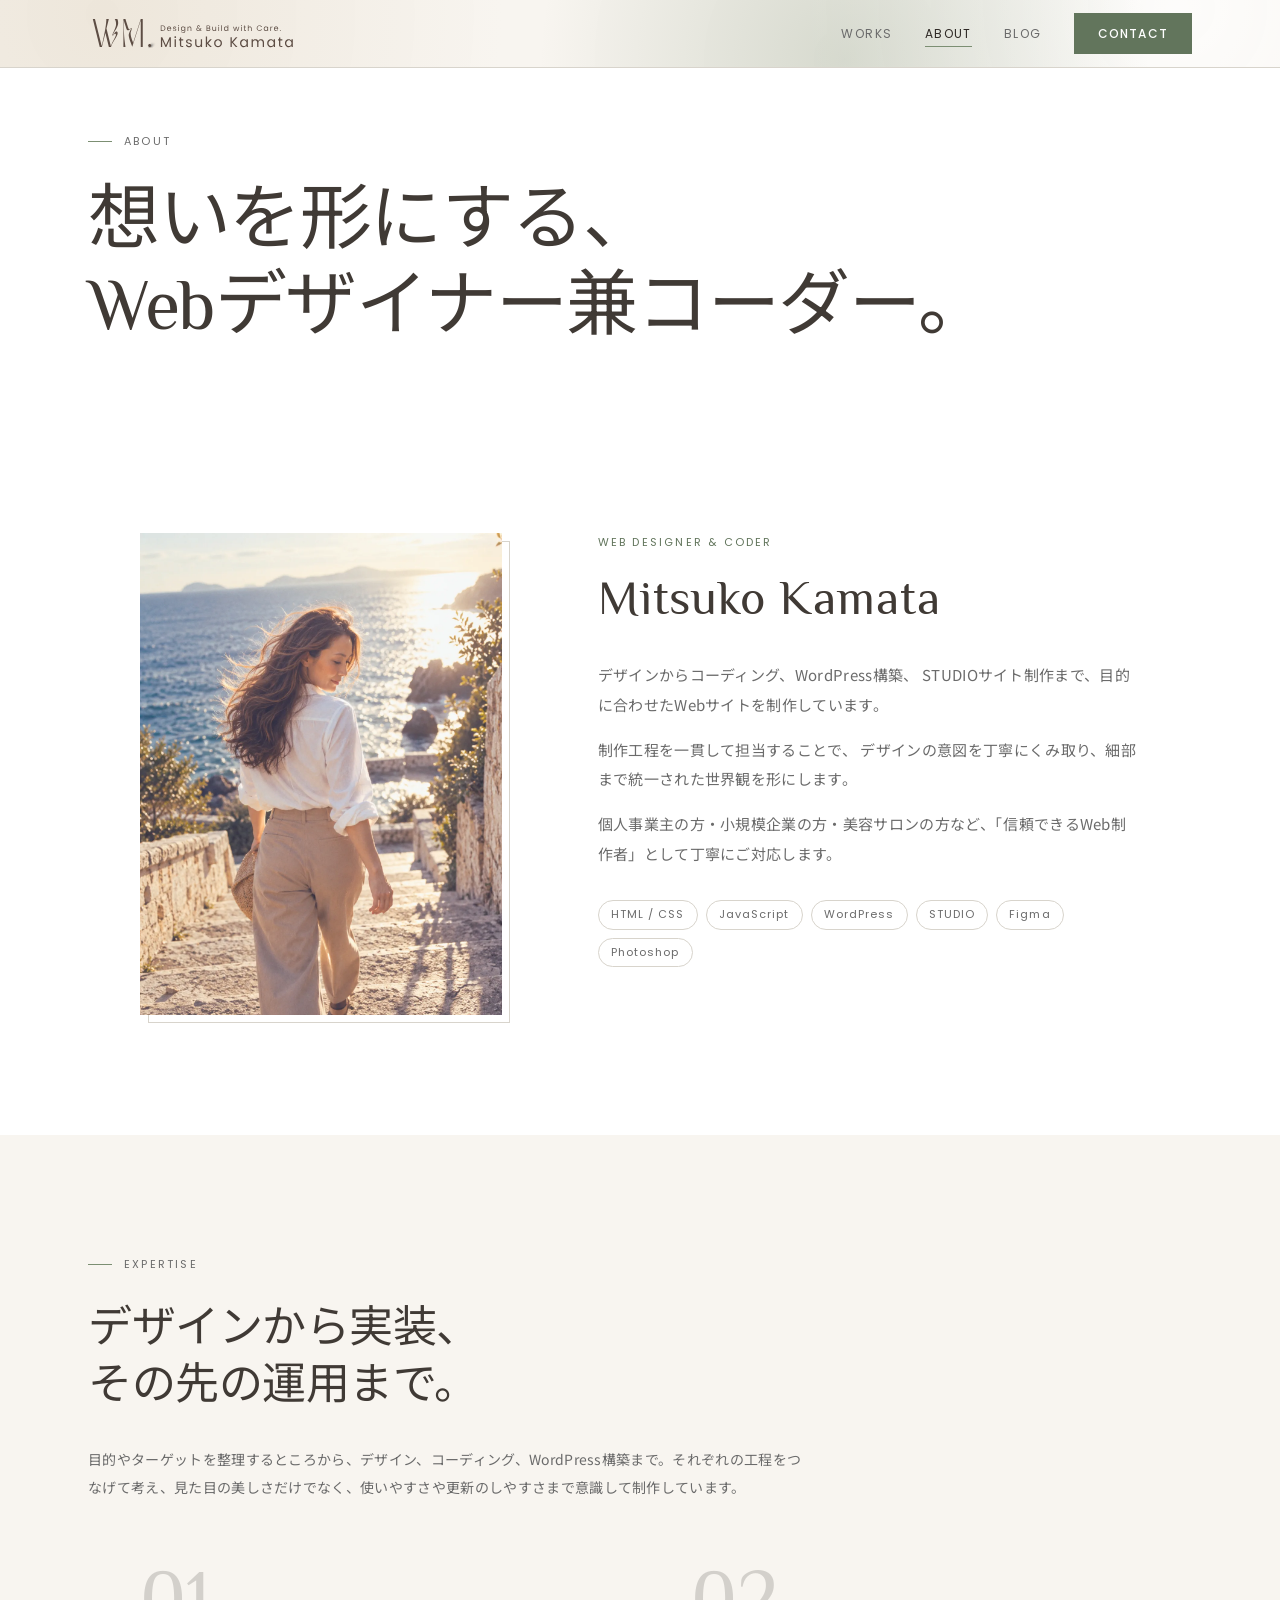
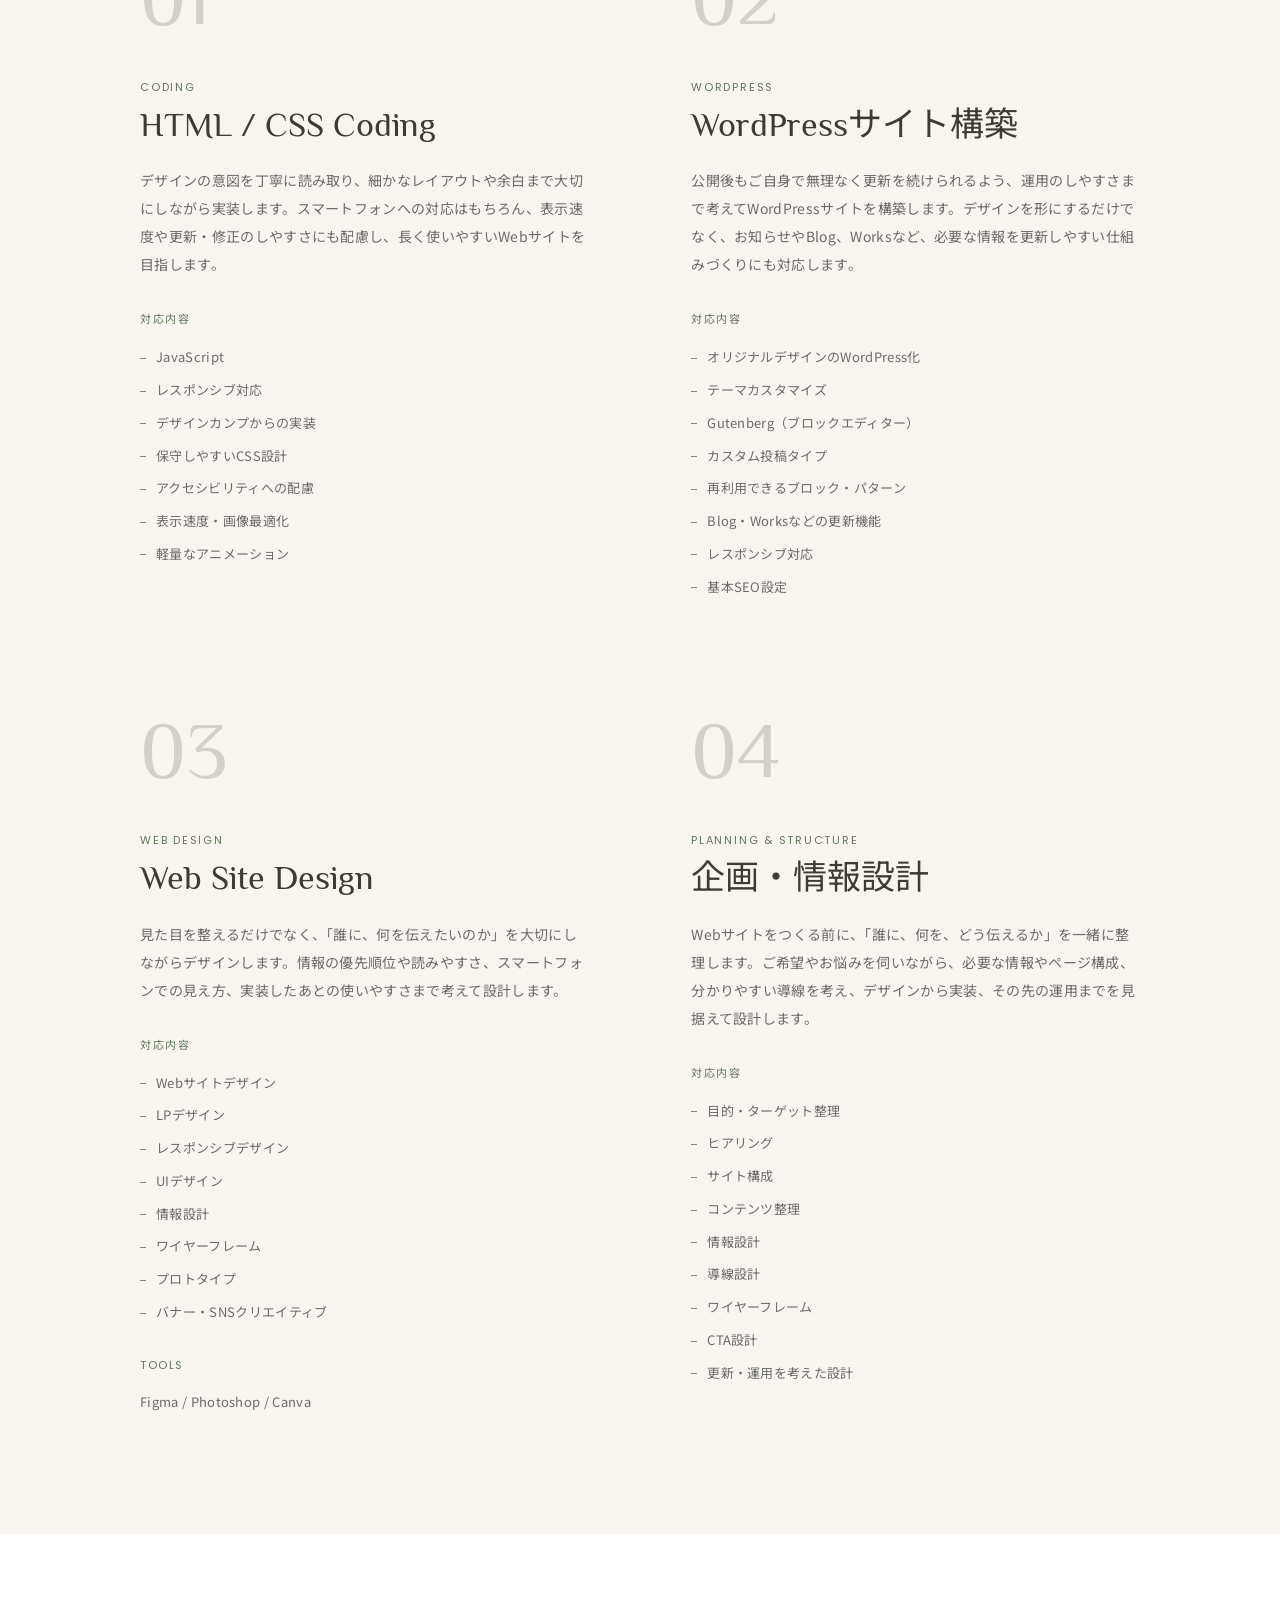
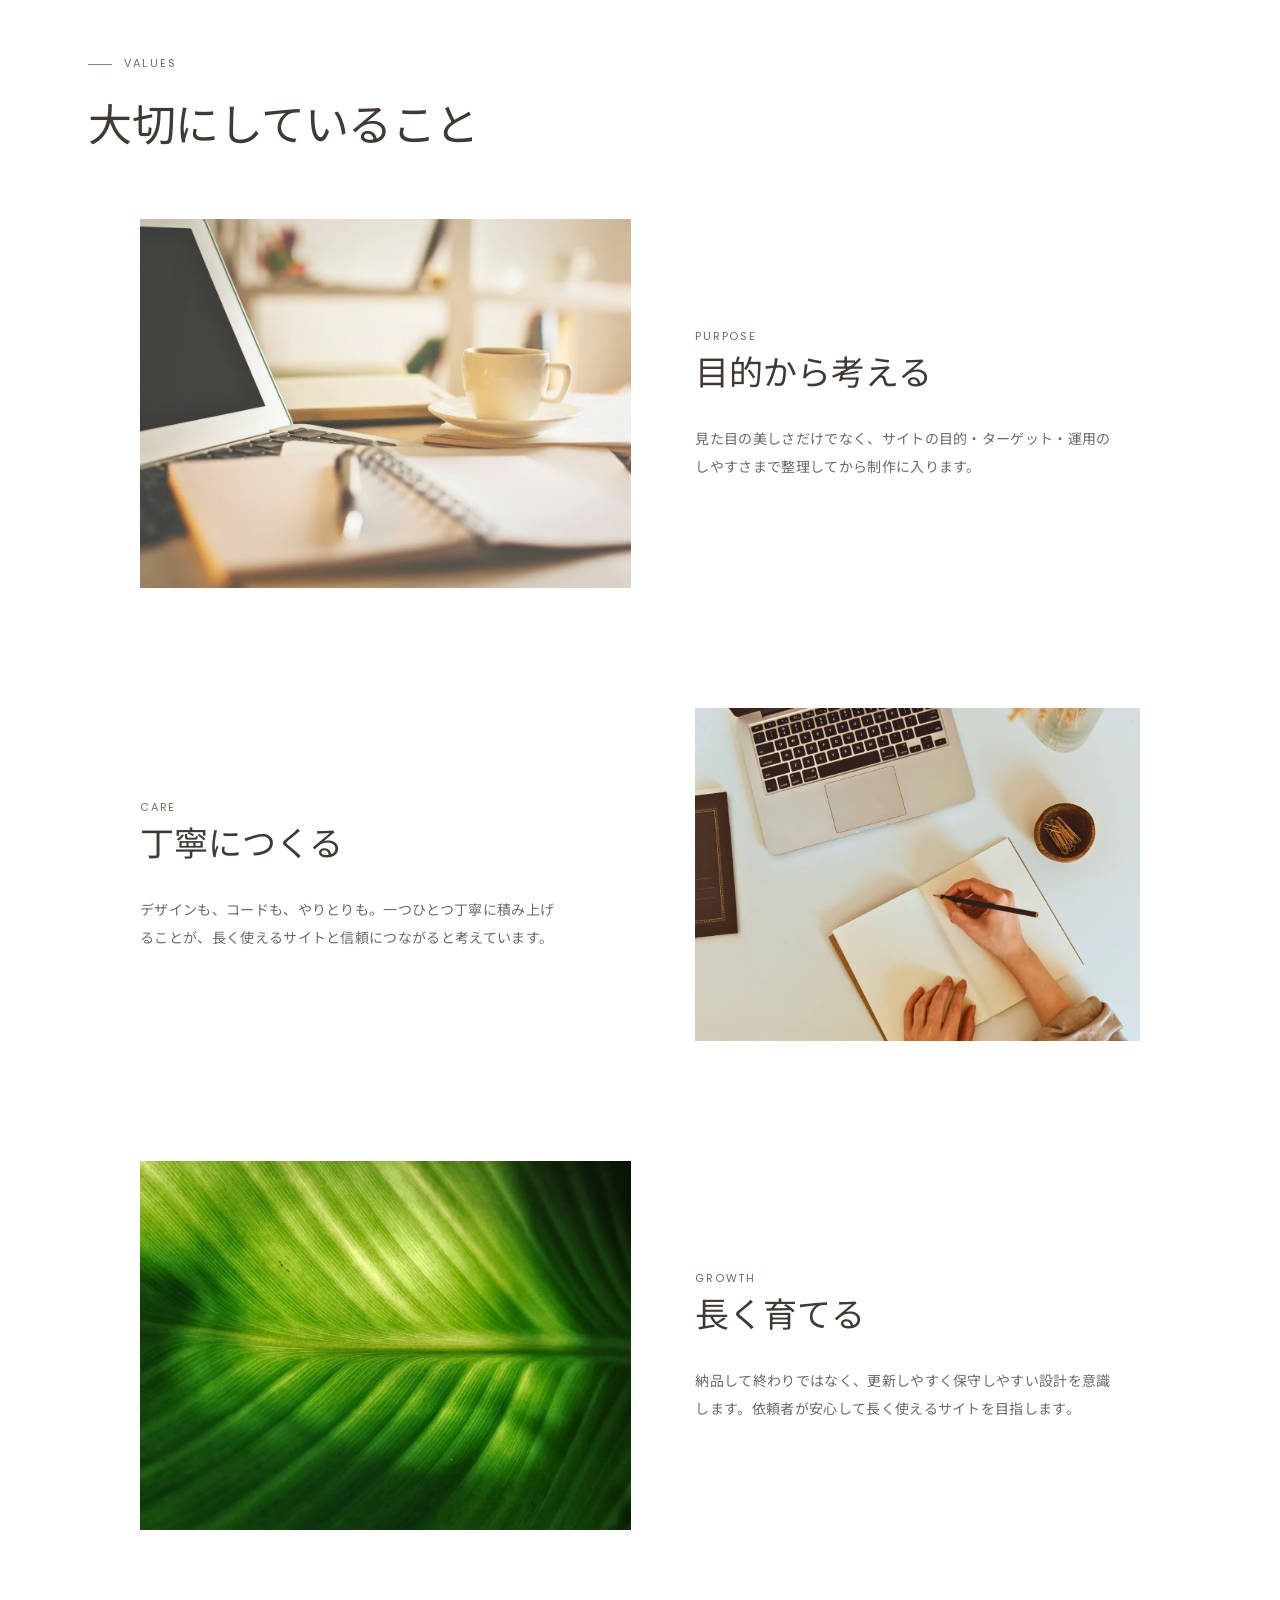
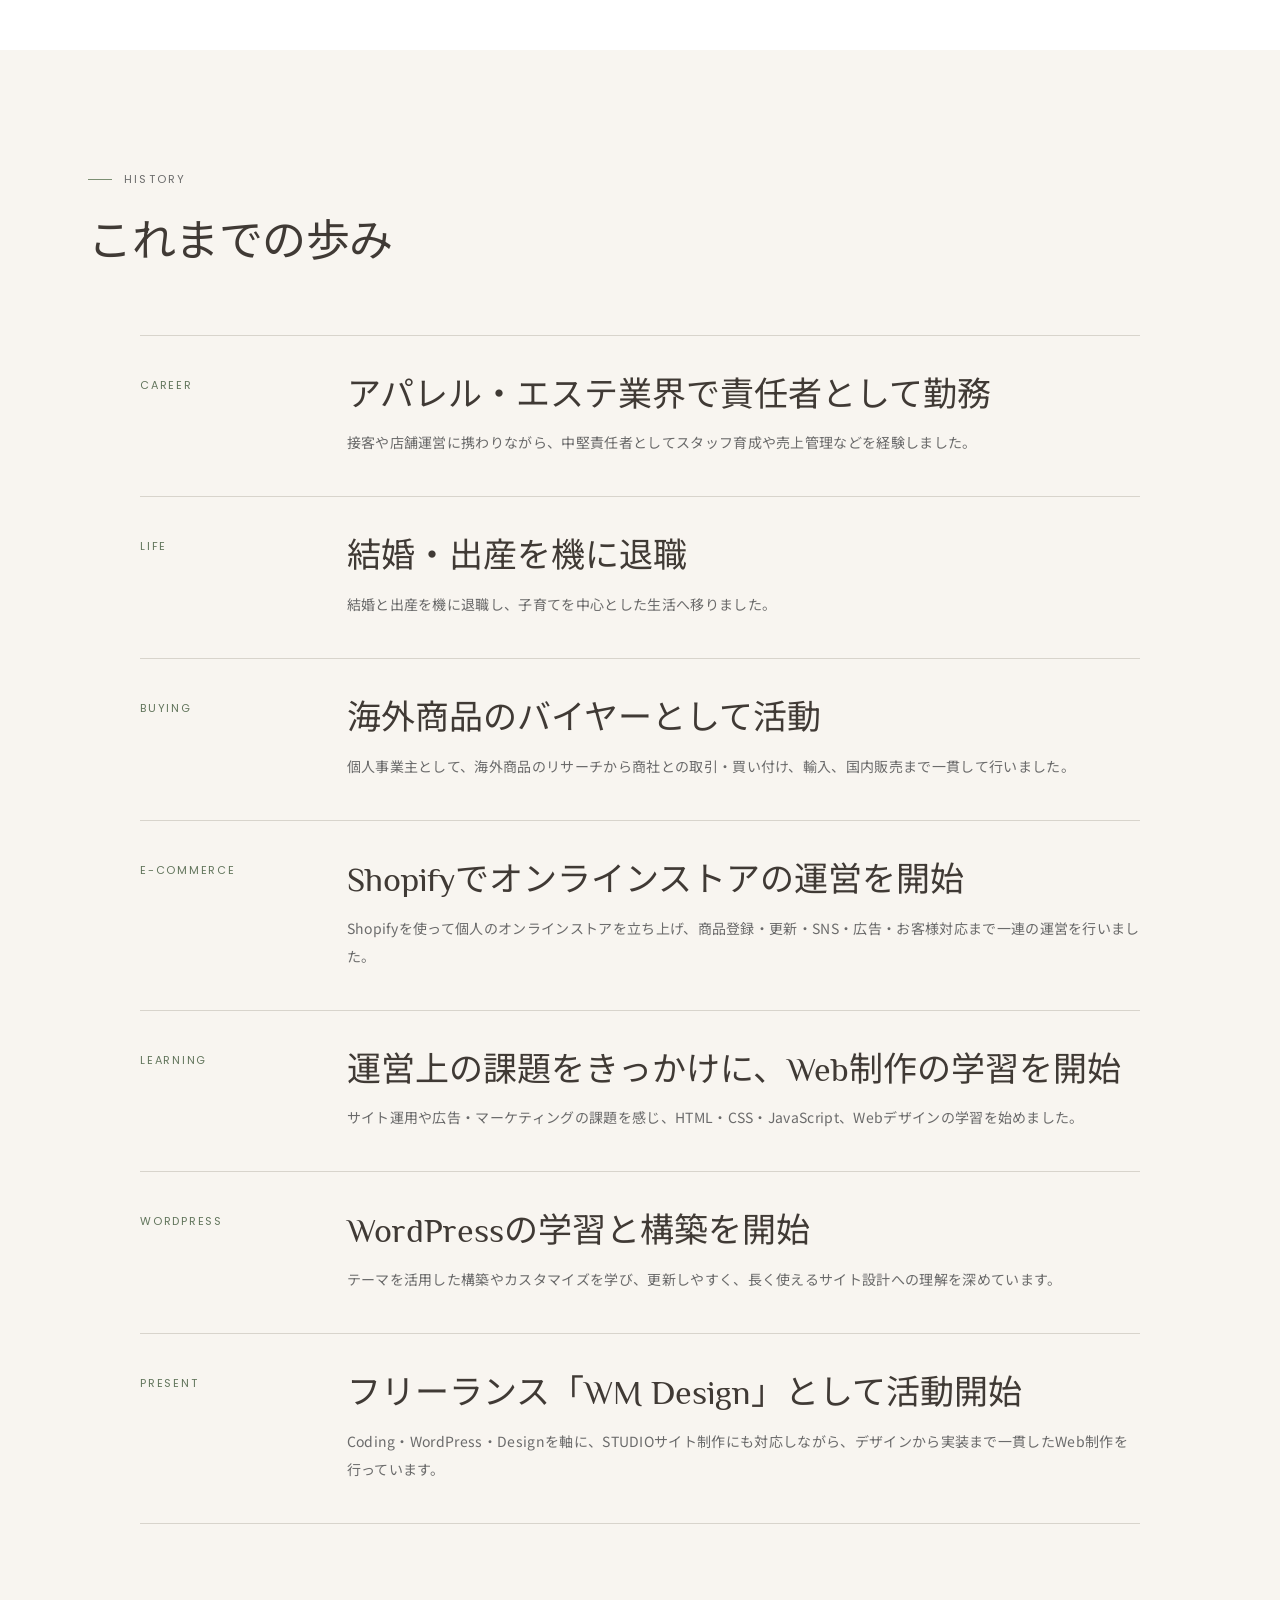
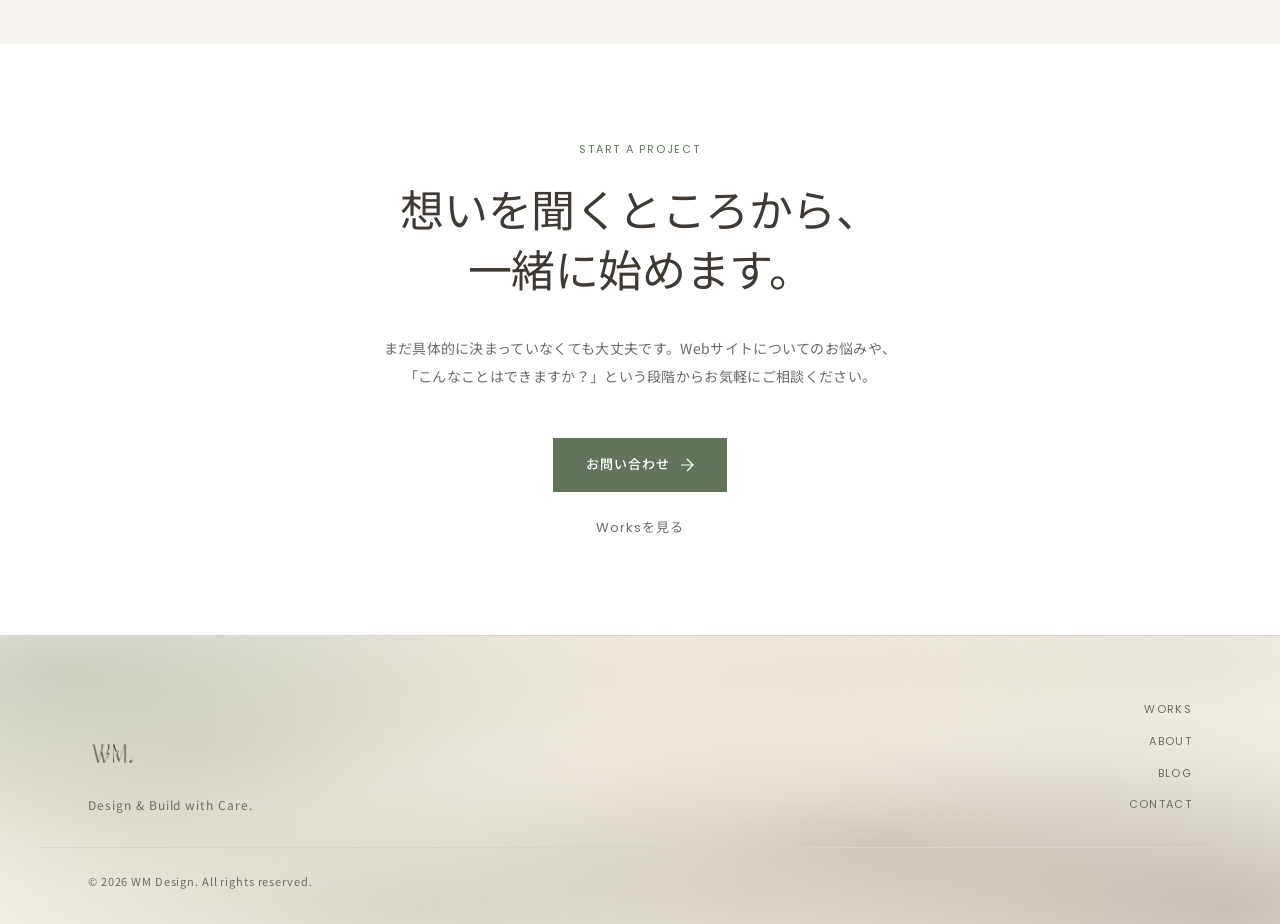
<file: about.html>
<!doctype html>
<html lang="ja">
  <head>
    <meta charset="UTF-8" />
    <meta name="viewport" content="width=device-width, initial-scale=1.0" />
    <title>About — WM Design</title>
    <meta
      name="description"
      content="WM Designのプロフィール。デザインからコーディング、WordPress構築、STUDIOサイト制作まで一貫して対応するWebデザイナー兼コーダー、Mitsuko Kamataのご紹介。"
    />
    <link rel="icon" type="image/png" href="images/favicon/favicon-96x96.png" sizes="96x96" />
    <link rel="icon" type="image/svg+xml" href="images/favicon/favicon.svg" />
    <link rel="shortcut icon" href="images/favicon/favicon.ico" />
    <link rel="apple-touch-icon" sizes="180x180" href="images/favicon/apple-touch-icon.png" />
    <meta name="apple-mobile-web-app-title" content="WM Design" />
    <link rel="manifest" href="images/favicon/site.webmanifest" />

    <link rel="stylesheet" href="css/style.css" />
    <link rel="stylesheet" href="css/about.css" />
  </head>

  <body>
    <header class="site-header">
      <nav class="nav" aria-label="メインナビゲーション">
        <div class="nav__inner">
          <a href="index.html" class="nav__logo">
            <img
              src="images/wm-design-signature-brown.svg"
              alt="WM Design"
              class="nav__logo-img"
              width="500"
              height="100"
            />
          </a>

          <div class="nav__links">
            <a href="works.html" class="nav__link">Works</a>
            <a href="about.html" class="nav__link active" aria-current="page">
              About</a
            >
            <a href="blog.html" class="nav__link">Blog</a>
            <a href="contact.html" class="nav__cta">Contact</a>
          </div>

          <button
            class="nav__hamburger"
            type="button"
            aria-label="メニューを開く"
            aria-controls="mobile-navigation"
            aria-expanded="false"
          >
            <span></span>
            <span></span>
            <span></span>
          </button>
        </div>
      </nav>

      <nav
        id="mobile-navigation"
        class="nav__mobile"
        aria-label="モバイルナビゲーション"
      >
        <a href="works.html" class="nav__link">Works</a>
        <a href="about.html" class="nav__link active" aria-current="page">
          About</a
        >
        <a href="blog.html" class="nav__link">Blog</a>
        <a href="contact.html" class="nav__link">Contact</a>
      </nav>
    </header>

    <main>
      <!-- ── Page Header ── -->
      <header class="page-header">
        <div class="container">
          <div class="sec-label fade-up">About</div>
          <h1 class="page-header__title fade-up" data-delay="80">
            想いを形にする、<br />
            Webデザイナー兼コーダー。
          </h1>
        </div>
      </header>

      <!-- ── Profile ── -->
      <section class="sec-profile">
        <div class="container">
          <div class="profile__inner">
            <div class="profile__photo fade-up">
              <div class="profile__photo-box">
                <img
                  src="images/profile.webp"
                  alt="WM Design Webデザイナー Mitsuko Kamata"
                  width="1200"
                  height="1600"
                />
              </div>
            </div>
            <div class="profile__body">
              <p class="profile__en-name fade-up" data-delay="0">
                Web Designer &amp; Coder
              </p>
              <h2 class="profile__name fade-up" data-delay="60">
                Mitsuko Kamata
              </h2>
              <div class="profile__text fade-up" data-delay="120">
                <p>
                  デザインからコーディング、WordPress構築、
                  STUDIOサイト制作まで、目的に合わせたWebサイトを制作しています。
                </p>
                <p>
                  制作工程を一貫して担当することで、
                  デザインの意図を丁寧にくみ取り、細部まで統一された世界観を形にします。
                </p>
                <p>
                  個人事業主の方・小規模企業の方・美容サロンの方など、「信頼できるWeb制作者」として丁寧にご対応します。
                </p>
              </div>
              <div class="profile__tags fade-up" data-delay="180">
                <span class="tag">HTML / CSS</span>
                <span class="tag">JavaScript</span>
                <span class="tag">WordPress</span>
                <span class="tag">STUDIO</span>
                <span class="tag">Figma</span>
                <span class="tag">Photoshop</span>
              </div>
            </div>
          </div>
        </div>
      </section>

      <!-- ── Expertise ── -->
      <section class="sec-expertise">
        <div class="container">
          <div class="expertise__intro">
            <div class="sec-label fade-up">Expertise</div>
            <h2 class="sec-expertise__title fade-up" data-delay="60">
              デザインから実装、<br />
              その先の運用まで。
            </h2>
            <p class="expertise__lead fade-up" data-delay="120">
              目的やターゲットを整理するところから、デザイン、コーディング、WordPress構築まで。それぞれの工程をつなげて考え、見た目の美しさだけでなく、使いやすさや更新のしやすさまで意識して制作しています。
            </p>
          </div>

          <div class="expertise__grid">
            <article class="expertise__item fade-up" data-delay="0">
              <span class="expertise__number">01</span>
              <p class="expertise__category">Coding</p>
              <h3 class="expertise__title">HTML / CSS Coding</h3>
              <p class="expertise__description">
                デザインの意図を丁寧に読み取り、細かなレイアウトや余白まで大切にしながら実装します。スマートフォンへの対応はもちろん、表示速度や更新・修正のしやすさにも配慮し、長く使いやすいWebサイトを目指します。
              </p>
              <div class="expertise__details">
                <p class="expertise__details-label">対応内容</p>
                <ul class="expertise__list">
                  <li>JavaScript</li>
                  <li>レスポンシブ対応</li>
                  <li>デザインカンプからの実装</li>
                  <li>保守しやすいCSS設計</li>
                  <li>アクセシビリティへの配慮</li>
                  <li>表示速度・画像最適化</li>
                  <li>軽量なアニメーション</li>
                </ul>
              </div>
            </article>

            <article class="expertise__item fade-up" data-delay="100">
              <span class="expertise__number">02</span>
              <p class="expertise__category">WordPress</p>
              <h3 class="expertise__title">WordPressサイト構築</h3>
              <p class="expertise__description">
                公開後もご自身で無理なく更新を続けられるよう、運用のしやすさまで考えてWordPressサイトを構築します。デザインを形にするだけでなく、お知らせやBlog、Worksなど、必要な情報を更新しやすい仕組みづくりにも対応します。
              </p>
              <div class="expertise__details">
                <p class="expertise__details-label">対応内容</p>
                <ul class="expertise__list">
                  <li>オリジナルデザインのWordPress化</li>
                  <li>テーマカスタマイズ</li>
                  <li>Gutenberg（ブロックエディター）</li>
                  <li>カスタム投稿タイプ</li>
                  <li>再利用できるブロック・パターン</li>
                  <li>Blog・Worksなどの更新機能</li>
                  <li>レスポンシブ対応</li>
                  <li>基本SEO設定</li>
                </ul>
              </div>
            </article>

            <article class="expertise__item fade-up" data-delay="200">
              <span class="expertise__number">03</span>
              <p class="expertise__category">Web Design</p>
              <h3 class="expertise__title">Web Site Design</h3>
              <p class="expertise__description">
                見た目を整えるだけでなく、「誰に、何を伝えたいのか」を大切にしながらデザインします。情報の優先順位や読みやすさ、スマートフォンでの見え方、実装したあとの使いやすさまで考えて設計します。
              </p>
              <div class="expertise__details">
                <p class="expertise__details-label">対応内容</p>
                <ul class="expertise__list">
                  <li>Webサイトデザイン</li>
                  <li>LPデザイン</li>
                  <li>レスポンシブデザイン</li>
                  <li>UIデザイン</li>
                  <li>情報設計</li>
                  <li>ワイヤーフレーム</li>
                  <li>プロトタイプ</li>
                  <li>バナー・SNSクリエイティブ</li>
                </ul>
              </div>
              <div class="expertise__tools">
                <p class="expertise__tools-label">Tools</p>
                <p class="expertise__tools-text">Figma / Photoshop / Canva</p>
              </div>
            </article>

            <article class="expertise__item fade-up" data-delay="300">
              <span class="expertise__number">04</span>
              <p class="expertise__category">Planning &amp; Structure</p>
              <h3 class="expertise__title">企画・情報設計</h3>
              <p class="expertise__description">
                Webサイトをつくる前に、「誰に、何を、どう伝えるか」を一緒に整理します。ご希望やお悩みを伺いながら、必要な情報やページ構成、分かりやすい導線を考え、デザインから実装、その先の運用までを見据えて設計します。
              </p>
              <div class="expertise__details">
                <p class="expertise__details-label">対応内容</p>
                <ul class="expertise__list">
                  <li>目的・ターゲット整理</li>
                  <li>ヒアリング</li>
                  <li>サイト構成</li>
                  <li>コンテンツ整理</li>
                  <li>情報設計</li>
                  <li>導線設計</li>
                  <li>ワイヤーフレーム</li>
                  <li>CTA設計</li>
                  <li>更新・運用を考えた設計</li>
                </ul>
              </div>
            </article>
          </div>
        </div>
      </section>

      <!-- ── Values ── -->
      <section class="sec-values">
        <div class="container">
          <div class="sec-label fade-up">Values</div>
          <h2 class="sec-values__title fade-up" data-delay="60">
            大切にしていること
          </h2>
          <div class="values__grid">
            <article class="values__item fade-up" data-delay="0">
              <figure class="values__image">
                <img
                  src="images/values-purpose.webp"
                  alt=""
                  width="1200"
                  height="900"
                  loading="lazy"
                />
              </figure>
              <div class="values__content">
                <p class="values__label">Purpose</p>
                <h3 class="values__name">目的から考える</h3>
                <p class="values__desc">
                  見た目の美しさだけでなく、サイトの目的・ターゲット・運用のしやすさまで整理してから制作に入ります。
                </p>
              </div>
            </article>

            <article
              class="values__item values__item--reverse fade-up"
              data-delay="100"
            >
              <figure class="values__image">
                <img
                  src="images/values-care.webp"
                  alt=""
                  width="1200"
                  height="900"
                  loading="lazy"
                />
              </figure>
              <div class="values__content">
                <p class="values__label">Care</p>
                <h3 class="values__name">丁寧につくる</h3>
                <p class="values__desc">
                  デザインも、コードも、やりとりも。一つひとつ丁寧に積み上げることが、長く使えるサイトと信頼につながると考えています。
                </p>
              </div>
            </article>

            <article class="values__item fade-up" data-delay="200">
              <figure class="values__image">
                <img
                  src="images/values-growth.webp"
                  alt=""
                  width="1200"
                  height="900"
                  loading="lazy"
                />
              </figure>
              <div class="values__content">
                <p class="values__label">Growth</p>
                <h3 class="values__name">長く育てる</h3>
                <p class="values__desc">
                  納品して終わりではなく、更新しやすく保守しやすい設計を意識します。依頼者が安心して長く使えるサイトを目指します。
                </p>
              </div>
            </article>
          </div>
        </div>
      </section>

      <!-- ── History ── -->
      <section class="sec-history">
        <div class="container">
          <div class="sec-label fade-up">History</div>
          <h2 class="sec-history__title fade-up" data-delay="60">
            これまでの歩み
          </h2>

          <ol class="history__list">
            <li class="history__item fade-up" data-delay="0">
              <div class="history__date">Career</div>

              <div class="history__body">
                <h3 class="history__title">
                  アパレル・エステ業界で責任者として勤務
                </h3>

                <p class="history__desc">
                  接客や店舗運営に携わりながら、中堅責任者としてスタッフ育成や売上管理などを経験しました。
                </p>
              </div>
            </li>

            <li class="history__item fade-up" data-delay="80">
              <div class="history__date">Life</div>

              <div class="history__body">
                <h3 class="history__title">結婚・出産を機に退職</h3>

                <p class="history__desc">
                  結婚と出産を機に退職し、子育てを中心とした生活へ移りました。
                </p>
              </div>
            </li>

            <li class="history__item fade-up" data-delay="160">
              <div class="history__date">Buying</div>

              <div class="history__body">
                <h3 class="history__title">海外商品のバイヤーとして活動</h3>

                <p class="history__desc">
                  個人事業主として、海外商品のリサーチから商社との取引・買い付け、輸入、国内販売まで一貫して行いました。
                </p>
              </div>
            </li>

            <li class="history__item fade-up" data-delay="240">
              <div class="history__date">E-commerce</div>

              <div class="history__body">
                <h3 class="history__title">
                  Shopifyでオンラインストアの運営を開始
                </h3>

                <p class="history__desc">
                  Shopifyを使って個人のオンラインストアを立ち上げ、商品登録・更新・SNS・広告・お客様対応まで一連の運営を行いました。
                </p>
              </div>
            </li>

            <li class="history__item fade-up" data-delay="320">
              <div class="history__date">Learning</div>

              <div class="history__body">
                <h3 class="history__title">
                  運営上の課題をきっかけに、Web制作の学習を開始
                </h3>

                <p class="history__desc">
                  サイト運用や広告・マーケティングの課題を感じ、HTML・CSS・JavaScript、Webデザインの学習を始めました。
                </p>
              </div>
            </li>

            <li class="history__item fade-up" data-delay="400">
              <div class="history__date">WordPress</div>

              <div class="history__body">
                <h3 class="history__title">WordPressの学習と構築を開始</h3>

                <p class="history__desc">
                  テーマを活用した構築やカスタマイズを学び、更新しやすく、長く使えるサイト設計への理解を深めています。
                </p>
              </div>
            </li>

            <li class="history__item fade-up" data-delay="480">
              <div class="history__date">Present</div>

              <div class="history__body">
                <h3 class="history__title">
                  フリーランス「WM Design」として活動開始
                </h3>

                <p class="history__desc">
                  Coding・WordPress・Designを軸に、STUDIOサイト制作にも対応しながら、デザインから実装まで一貫したWeb制作を行っています。
                </p>
              </div>
            </li>
          </ol>
        </div>
      </section>

      <!-- ── CTA ── -->
      <section class="sec-cta-about">
        <div class="container">
          <div class="sec-cta-about__inner fade-up">
            <p class="sec-cta-about__label">Start a Project</p>
            <h2 class="sec-cta-about__title">
              想いを聞くところから、<br />
              一緒に始めます。
            </h2>
            <p class="sec-cta-about__desc">
              まだ具体的に決まっていなくても大丈夫です。Webサイトについてのお悩みや、「こんなことはできますか？」という段階からお気軽にご相談ください。
            </p>
            <div class="sec-cta-about__actions">
              <a href="contact.html" class="btn btn--primary">
                お問い合わせ
                <svg
                  viewBox="0 0 14 14"
                  fill="none"
                  stroke="currentColor"
                  stroke-width="1.2"
                  aria-hidden="true"
                >
                  <path d="M1 7h12M7 1l6 6-6 6" />
                </svg>
              </a>
              <a href="works.html" class="sec-cta-about__works-link">
                Worksを見る
              </a>
            </div>
          </div>
        </div>
      </section>
    </main>

    <footer class="footer">
      <div class="footer__inner">
        <div>
          <a href="index.html" class="footer__logo">
            <img
              src="images/logo-brown.png"
              alt="WM Design"
              class="footer__logo-img"
              width="800"
              height="800"
              loading="lazy"
            />
          </a>
          <p class="footer__tagline">Design &amp; Build with Care.</p>
        </div>
        <nav class="footer__nav" aria-label="フッターナビゲーション">
          <a href="works.html">Works</a>
          <a href="about.html">About</a>
          <a href="blog.html">Blog</a>
          <a href="contact.html">Contact</a>
        </nav>
      </div>
      <div class="footer__bottom">
        <p class="footer__copy">© 2026 WM Design. All rights reserved.</p>
      </div>
    </footer>

    <script src="js/main.js"></script>
  </body>
</html>
</file>
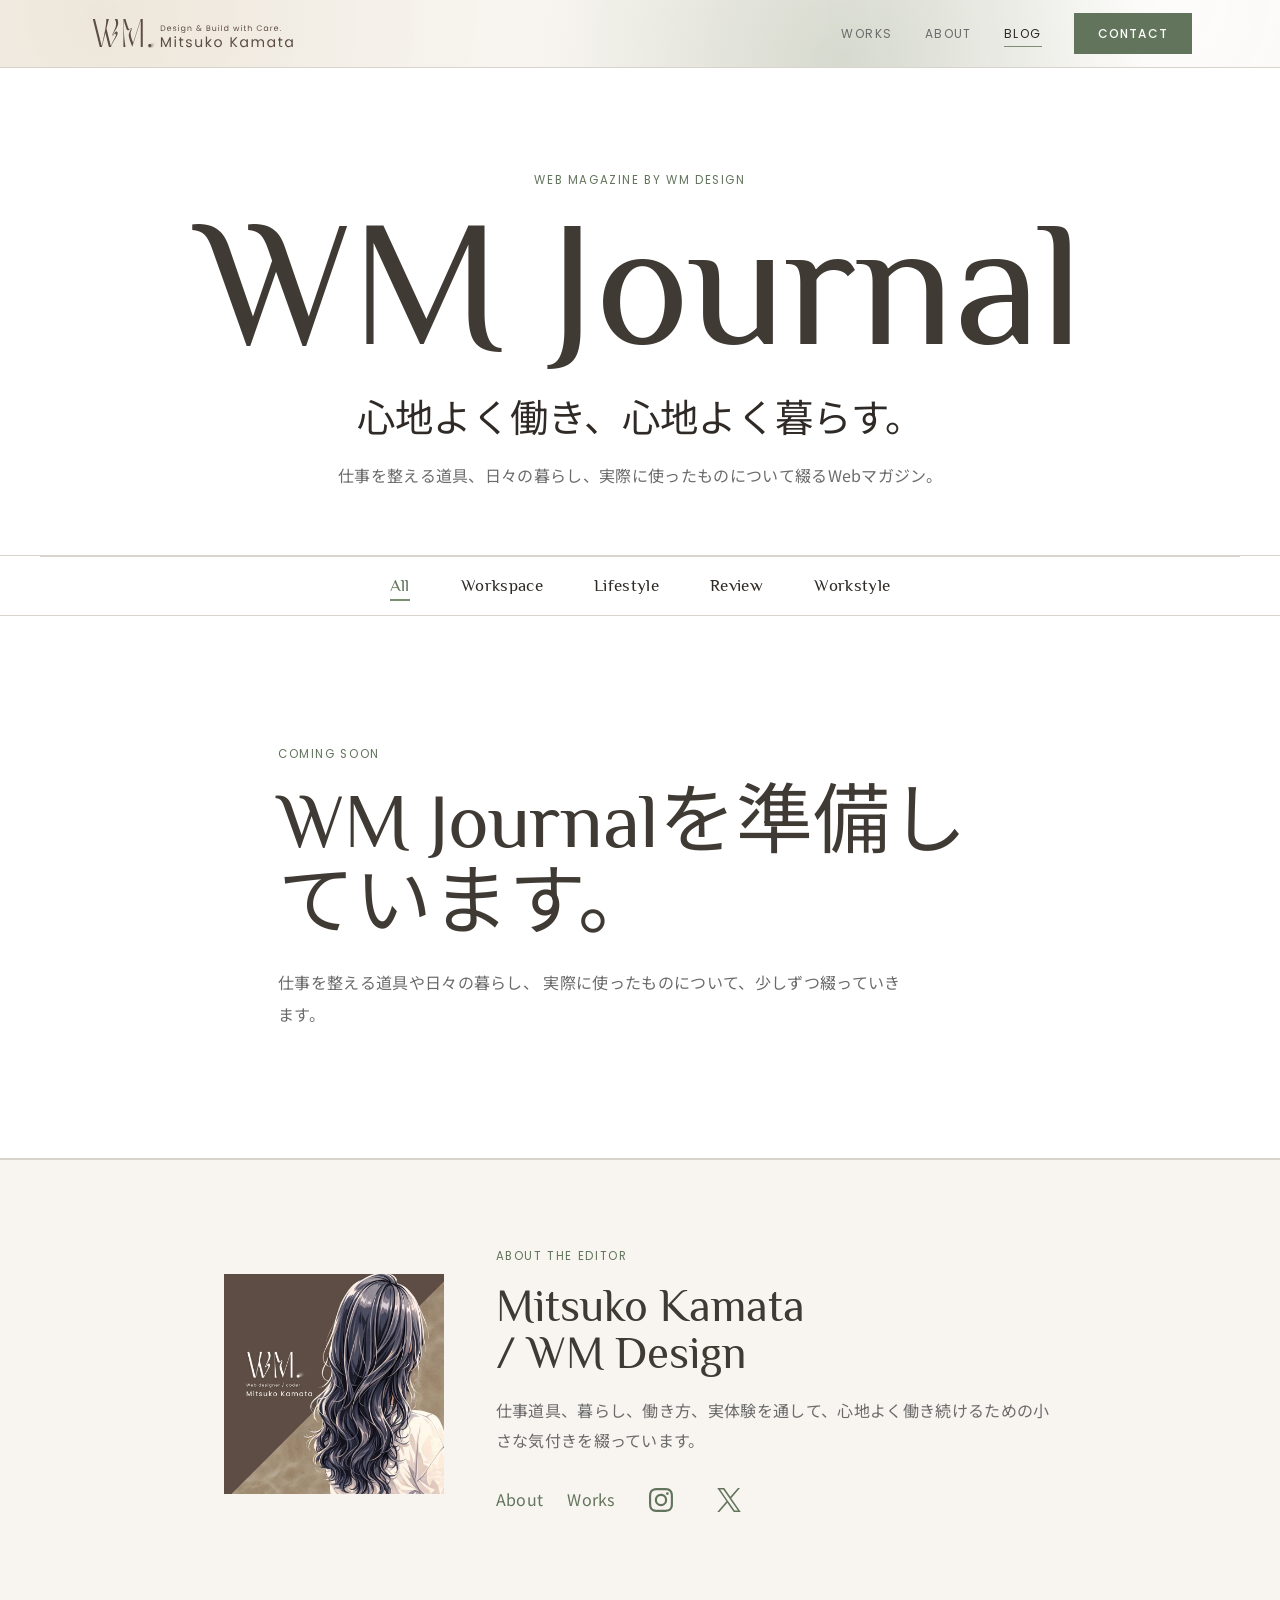
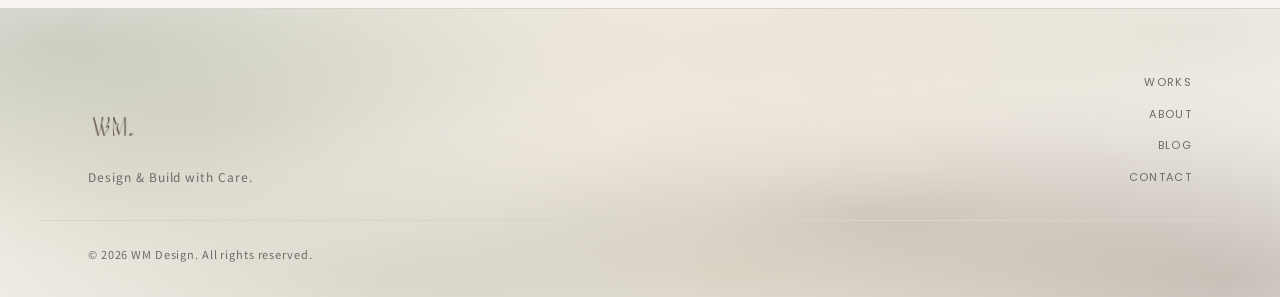
<file: blog.html>
﻿<!doctype html>
<html lang="ja">
  <head>
    <meta charset="UTF-8" />
    <meta name="viewport" content="width=device-width, initial-scale=1.0" />
    <title>Blog — WM Design</title>
    <meta
      name="description"
      content="心地よく働き、心地よく暮らす。仕事道具、暮らし、レビュー、働き方の実体験を綴るWM DesignのWebマガジンです。"
    />
    <link rel="icon" type="image/png" href="images/favicon/favicon-96x96.png" sizes="96x96" />
    <link rel="icon" type="image/svg+xml" href="images/favicon/favicon.svg" />
    <link rel="shortcut icon" href="images/favicon/favicon.ico" />
    <link rel="apple-touch-icon" sizes="180x180" href="images/favicon/apple-touch-icon.png" />
    <meta name="apple-mobile-web-app-title" content="WM Design" />
    <link rel="manifest" href="images/favicon/site.webmanifest" />

    <link rel="stylesheet" href="css/style.css" />
    <link rel="stylesheet" href="css/blog.css" />
  </head>

  <body class="magazine-page">
    <header class="site-header">
      <nav class="nav" aria-label="メインナビゲーション">
        <div class="nav__inner">
          <a href="index.html" class="nav__logo">
            <img
              src="images/wm-design-signature-brown.svg"
              alt="WM Design"
              class="nav__logo-img"
              width="500"
              height="100"
            />
          </a>
          <div class="nav__links">
            <a href="works.html" class="nav__link">Works</a>
            <a href="about.html" class="nav__link">About</a>
            <a href="blog.html" class="nav__link active" aria-current="page">
              Blog
            </a>
            <a href="contact.html" class="nav__cta">Contact</a>
          </div>
          <button
            class="nav__hamburger"
            type="button"
            aria-label="メニューを開く"
            aria-controls="mobile-navigation"
            aria-expanded="false"
          >
            <span></span>
            <span></span>
            <span></span>
          </button>
        </div>
      </nav>

      <nav
        id="mobile-navigation"
        class="nav__mobile"
        aria-label="モバイルナビゲーション"
      >
        <a href="works.html" class="nav__link">Works</a>
        <a href="about.html" class="nav__link">About</a>
        <a href="blog.html" class="nav__link active" aria-current="page"
          >Blog</a
        >
        <a href="contact.html" class="nav__link">Contact</a>
      </nav>
    </header>

    <main class="magazine-main">
      <header class="magazine-masthead" aria-labelledby="magazine-title">
        <div class="container magazine-masthead__inner">
          <p class="magazine-masthead__kicker magazine-reveal">
            Web Magazine by WM Design
          </p>
          <h1
            id="magazine-title"
            class="magazine-masthead__title magazine-reveal"
          >
            WM Journal
          </h1>
          <p class="magazine-masthead__theme magazine-reveal">
            心地よく働き、心地よく暮らす。
          </p>
          <p class="magazine-masthead__lead magazine-reveal">
            仕事を整える道具、日々の暮らし、実際に使ったものについて綴るWebマガジン。
          </p>
        </div>
      </header>

      <nav class="magazine-nav" aria-label="WM Journalカテゴリ">
        <div class="container magazine-nav__inner">
          <ul class="magazine-nav__list">
            <li class="magazine-nav__item is-current">All</li>
            <li class="magazine-nav__item">Workspace</li>
            <li class="magazine-nav__item">Lifestyle</li>
            <li class="magazine-nav__item">Review</li>
            <li class="magazine-nav__item">Workstyle</li>
          </ul>
        </div>
      </nav>

      <section
        class="magazine-coming-soon magazine-reveal"
        aria-labelledby="coming-soon-title"
      >
        <div class="container magazine-coming-soon__inner">
          <p class="magazine-coming-soon__label">Coming Soon</p>

          <h2 id="coming-soon-title" class="magazine-coming-soon__title">
            WM Journalを準備しています。
          </h2>

          <p class="magazine-coming-soon__text">
            仕事を整える道具や日々の暮らし、
            実際に使ったものについて、少しずつ綴っていきます。
          </p>
        </div>
      </section>

      <aside class="about-editor" aria-labelledby="about-editor-title">
        <div class="container about-editor__inner">
          <div class="about-editor__photo" aria-hidden="true">
            <picture>
              <img
                src="images/my-icon-a.webp"
                alt=""
                width="800"
                height="800"
                loading="lazy"
              />
            </picture>
          </div>
          <div class="about-editor__body magazine-reveal">
            <p class="about-editor__label">About the Editor</p>
            <h2 id="about-editor-title" class="about-editor__title">
              Mitsuko Kamata / WM Design
            </h2>
            <p class="about-editor__text">
              仕事道具、暮らし、働き方、実体験を通して、心地よく働き続けるための小さな気付きを綴っています。
            </p>
            <div class="about-editor__links">
              <a href="about.html">About</a>
              <a href="works.html">Works</a>
              <a
                class="about-editor__link--social"
                href="https://www.instagram.com/wm_design83105/?hl=ja"
                target="_blank"
                rel="noopener noreferrer"
                aria-label="Instagramを新しいタブで開く"
              >
                <svg
                  class="about-editor__icon"
                  viewBox="0 0 1000 1000"
                  role="img"
                  aria-hidden="true"
                  focusable="false"
                  xmlns="http://www.w3.org/2000/svg"
                >
                  <path
                    fill="currentColor"
                    d="M295.42,6c-53.2,2.51-89.53,11-121.29,23.48-32.87,12.81-60.73,30-88.45,57.82S40.89,143,28.17,175.92c-12.31,31.83-20.65,68.19-23,121.42S2.3,367.68,2.56,503.46,3.42,656.26,6,709.6c2.54,53.19,11,89.51,23.48,121.28,12.83,32.87,30,60.72,57.83,88.45S143,964.09,176,976.83c31.8,12.29,68.17,20.67,121.39,23s70.35,2.87,206.09,2.61,152.83-.86,206.16-3.39S799.1,988,830.88,975.58c32.87-12.86,60.74-30,88.45-57.84S964.1,862,976.81,829.06c12.32-31.8,20.69-68.17,23-121.35,2.33-53.37,2.88-70.41,2.62-206.17s-.87-152.78-3.4-206.1-11-89.53-23.47-121.32c-12.85-32.87-30-60.7-57.82-88.45S862,40.87,829.07,28.19c-31.82-12.31-68.17-20.7-121.39-23S637.33,2.3,501.54,2.56,348.75,3.4,295.42,6m5.84,903.88c-48.75-2.12-75.22-10.22-92.86-17-23.36-9-40-19.88-57.58-37.29s-28.38-34.11-37.5-57.42c-6.85-17.64-15.1-44.08-17.38-92.83-2.48-52.69-3-68.51-3.29-202s.22-149.29,2.53-202c2.08-48.71,10.23-75.21,17-92.84,9-23.39,19.84-40,37.29-57.57s34.1-28.39,57.43-37.51c17.62-6.88,44.06-15.06,92.79-17.38,52.73-2.5,68.53-3,202-3.29s149.31.21,202.06,2.53c48.71,2.12,75.22,10.19,92.83,17,23.37,9,40,19.81,57.57,37.29s28.4,34.07,37.52,57.45c6.89,17.57,15.07,44,17.37,92.76,2.51,52.73,3.08,68.54,3.32,202s-.23,149.31-2.54,202c-2.13,48.75-10.21,75.23-17,92.89-9,23.35-19.85,40-37.31,57.56s-34.09,28.38-57.43,37.5c-17.6,6.87-44.07,15.07-92.76,17.39-52.73,2.48-68.53,3-202.05,3.29s-149.27-.25-202-2.53m407.6-674.61a60,60,0,1,0,59.88-60.1,60,60,0,0,0-59.88,60.1M245.77,503c.28,141.8,115.44,256.49,257.21,256.22S759.52,643.8,759.25,502,643.79,245.48,502,245.76,245.5,361.22,245.77,503m90.06-.18a166.67,166.67,0,1,1,167,166.34,166.65,166.65,0,0,1-167-166.34"
                    transform="translate(-2.5 -2.5)"
                  />
                </svg>
              </a>
              <a
                class="about-editor__link--social"
                href="https://x.com/Mitsukowmof"
                target="_blank"
                rel="noopener noreferrer"
                aria-label="Xを新しいタブで開く"
              >
                <svg
                  class="about-editor__icon"
                  viewBox="0 0 1200 1227"
                  aria-hidden="true"
                  focusable="false"
                  xmlns="http://www.w3.org/2000/svg"
                >
                  <path
                    fill="currentColor"
                    d="M714.163 519.284L1160.89 0H1055.03L667.137 450.887L357.328 0H0L468.492 681.821L0 1226.37H105.866L515.491 750.218L842.672 1226.37H1200L714.137 519.284H714.163ZM569.165 687.828L521.697 619.934L144.011 79.6944H306.615L611.412 515.685L658.88 583.579L1055.08 1150.3H892.476L569.165 687.854V687.828Z"
                  />
                </svg>
              </a>
            </div>
          </div>
        </div>
      </aside>
    </main>

    <footer class="footer">
      <div class="footer__inner">
        <div>
          <a href="index.html" class="footer__logo">
            <img
              src="images/logo-brown.png"
              alt="WM Design"
              class="footer__logo-img"
              width="800"
              height="800"
              loading="lazy"
            />
          </a>
          <p class="footer__tagline">Design &amp; Build with Care.</p>
        </div>
        <nav class="footer__nav" aria-label="フッターナビゲーション">
          <a href="works.html">Works</a>
          <a href="about.html">About</a>
          <a href="blog.html">Blog</a>
          <a href="contact.html">Contact</a>
        </nav>
      </div>
      <div class="footer__bottom">
        <p class="footer__copy">© 2026 WM Design. All rights reserved.</p>
      </div>
    </footer>

    <script src="js/main.js"></script>
    <script src="js/blog.js"></script>
  </body>
</html>
</file>
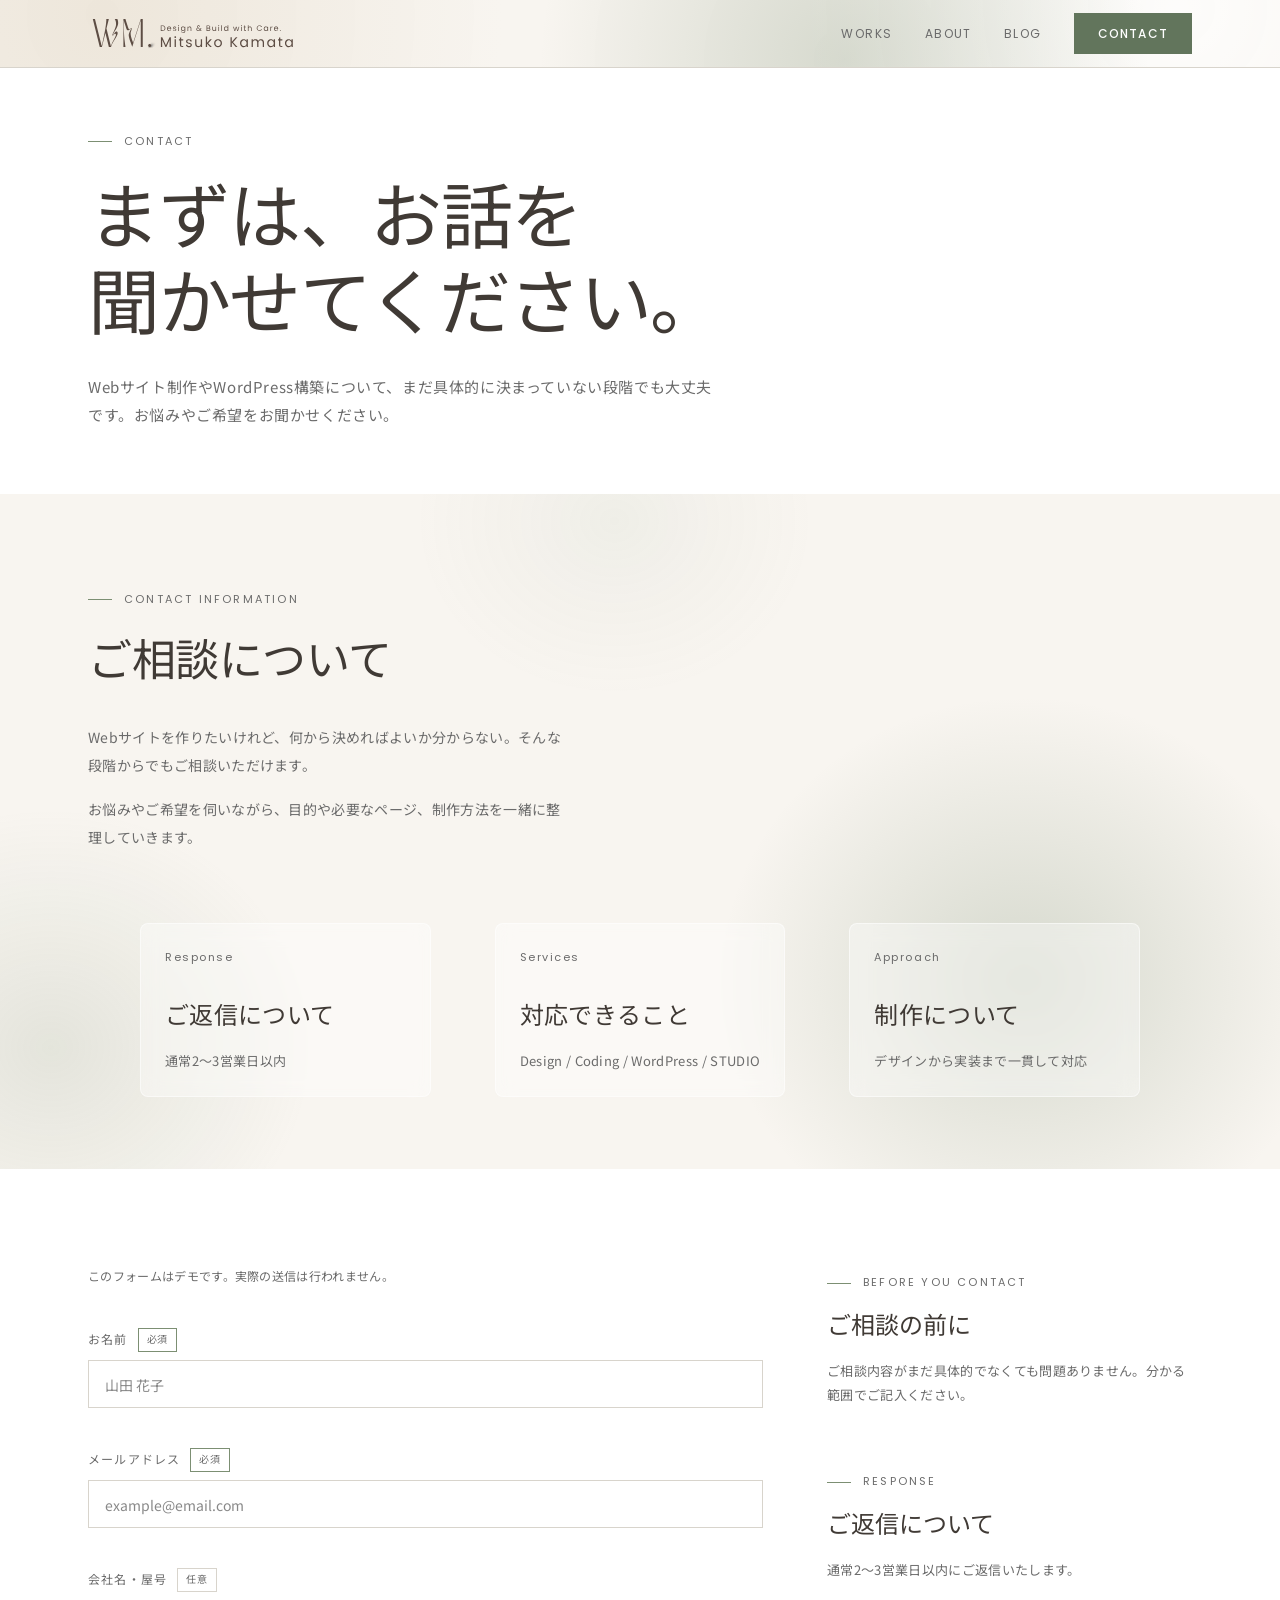
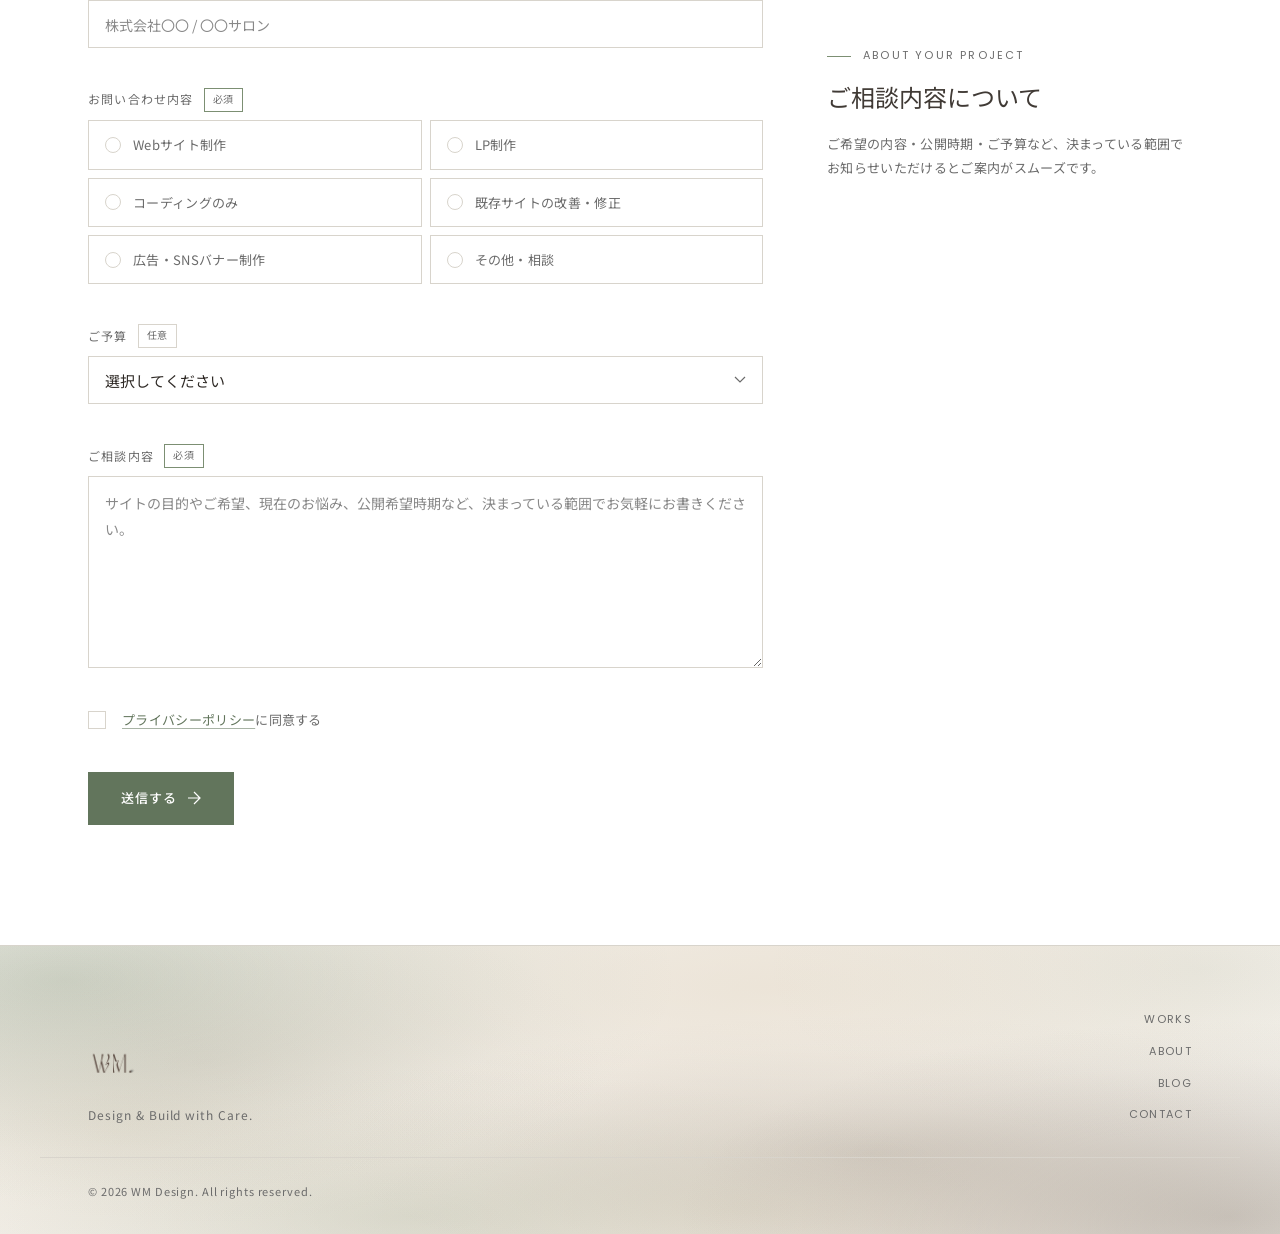
<file: contact.html>
<!doctype html>
<html lang="ja">
  <head>
    <meta charset="UTF-8" />
    <meta name="viewport" content="width=device-width, initial-scale=1.0" />
    <title>Contact — WM Design</title>
    <meta
      name="description"
      content="WM Designへのお問い合わせ。Webサイト制作・WordPress構築・LP制作など、お気軽にご相談ください。"
    />
    <link rel="icon" type="image/png" href="images/favicon/favicon-96x96.png" sizes="96x96" />
    <link rel="icon" type="image/svg+xml" href="images/favicon/favicon.svg" />
    <link rel="shortcut icon" href="images/favicon/favicon.ico" />
    <link rel="apple-touch-icon" sizes="180x180" href="images/favicon/apple-touch-icon.png" />
    <meta name="apple-mobile-web-app-title" content="WM Design" />
    <link rel="manifest" href="images/favicon/site.webmanifest" />

    <link rel="stylesheet" href="css/style.css" />
    <link rel="stylesheet" href="css/contact.css" />
  </head>

  <body>
    <header class="site-header">
      <nav class="nav" aria-label="メインナビゲーション">
        <div class="nav__inner">
          <a href="index.html" class="nav__logo">
            <img
              src="images/wm-design-signature-brown.svg"
              alt="WM Design"
              class="nav__logo-img"
              width="500"
              height="100"
            />
          </a>
          <div class="nav__links">
            <a href="works.html" class="nav__link">Works</a>
            <a href="about.html" class="nav__link">About</a>
            <a href="blog.html" class="nav__link">Blog</a>
            <a href="contact.html" class="nav__cta" aria-current="page">
              Contact
            </a>
          </div>
          <button
            class="nav__hamburger"
            type="button"
            aria-label="メニューを開く"
            aria-controls="mobile-navigation"
            aria-expanded="false"
          >
            <span></span><span></span><span></span>
          </button>
        </div>
      </nav>
      <nav
        id="mobile-navigation"
        class="nav__mobile"
        aria-label="モバイルナビゲーション"
      >
        <a href="works.html" class="nav__link">Works</a>
        <a href="about.html" class="nav__link">About</a>
        <a href="blog.html" class="nav__link">Blog</a>
        <a href="contact.html" class="nav__link active" aria-current="page">
          Contact
        </a>
      </nav>
    </header>

    <main>
      <header class="page-header contact-header">
        <div class="container">
          <div class="sec-label fade-up">Contact</div>
          <h1 class="page-header__title fade-up" data-delay="80">
            まずは、お話を<br />聞かせてください。
          </h1>
          <p class="contact-header__sub fade-up" data-delay="160">
            Webサイト制作やWordPress構築について、まだ具体的に決まっていない段階でも大丈夫です。お悩みやご希望をお聞かせください。
          </p>
        </div>
      </header>

      <section
        class="contact-information"
        aria-labelledby="contact-information-title"
      >
        <div class="container">
          <div class="contact-information__intro fade-up">
            <p class="sec-label">Contact Information</p>
            <h2
              id="contact-information-title"
              class="contact-information__title"
            >
              ご相談について
            </h2>
            <div class="contact-information__text">
              <p>
                Webサイトを作りたいけれど、何から決めればよいか分からない。そんな段階からでもご相談いただけます。
              </p>
              <p>
                お悩みやご希望を伺いながら、目的や必要なページ、制作方法を一緒に整理していきます。
              </p>
            </div>
          </div>
          <dl class="contact-information__list">
            <div class="contact-information__item fade-up">
              <dt>
                <span class="contact-information__label">Response</span>
                <span class="contact-information__heading">ご返信について</span>
              </dt>
              <dd>通常2〜3営業日以内</dd>
            </div>
            <div class="contact-information__item fade-up" data-delay="80">
              <dt>
                <span class="contact-information__label">Services</span>
                <span class="contact-information__heading">対応できること</span>
              </dt>
              <dd>Design / Coding / WordPress / STUDIO</dd>
            </div>
            <div class="contact-information__item fade-up" data-delay="160">
              <dt>
                <span class="contact-information__label">Approach</span>
                <span class="contact-information__heading">制作について</span>
              </dt>
              <dd>デザインから実装まで一貫して対応</dd>
            </div>
          </dl>
        </div>
      </section>

      <section class="contact-main" aria-labelledby="contact-form-title">
        <div class="container">
          <h2 id="contact-form-title" class="visually-hidden">
            お問い合わせフォームとご相談のガイド
          </h2>
          <div class="contact__layout">
            <!-- Form -->
            <div class="contact__form-wrap fade-up">
              <form
                class="contact__form"
                id="contactForm"
                aria-describedby="formDemoNote"
                novalidate
              >
                <p class="form__note" id="formDemoNote">
                  このフォームはデモです。実際の送信は行われません。
                </p>
                <div class="form__group">
                  <label class="form__label" for="name">
                    お名前
                    <span class="form__req">必須</span>
                  </label>
                  <input
                    class="form__input"
                    type="text"
                    id="name"
                    name="name"
                    autocomplete="name"
                    placeholder="山田 花子"
                    required
                  />
                </div>

                <div class="form__group">
                  <label class="form__label" for="email">
                    メールアドレス
                    <span class="form__req">必須</span>
                  </label>
                  <input
                    class="form__input"
                    type="email"
                    id="email"
                    name="email"
                    autocomplete="email"
                    placeholder="example@email.com"
                    required
                  />
                </div>

                <div class="form__group">
                  <label class="form__label" for="company">
                    会社名・屋号
                    <span class="form__opt">任意</span>
                  </label>
                  <input
                    class="form__input"
                    type="text"
                    id="company"
                    name="company"
                    autocomplete="organization"
                    placeholder="株式会社〇〇 / 〇〇サロン"
                  />
                </div>

                <fieldset class="form__group">
                  <legend class="form__label">
                    お問い合わせ内容
                    <span class="form__req">必須</span>
                  </legend>

                  <div class="form__radios">
                    <label class="form__radio">
                      <input
                        type="radio"
                        name="type"
                        value="website"
                        class="visually-hidden"
                        required
                      />
                      <span
                        class="form__radio-custom"
                        aria-hidden="true"
                      ></span>
                      Webサイト制作
                    </label>

                    <label class="form__radio">
                      <input
                        type="radio"
                        name="type"
                        value="lp"
                        class="visually-hidden"
                      />
                      <span
                        class="form__radio-custom"
                        aria-hidden="true"
                      ></span>
                      LP制作
                    </label>

                    <label class="form__radio">
                      <input
                        type="radio"
                        name="type"
                        value="coding"
                        class="visually-hidden"
                      />
                      <span
                        class="form__radio-custom"
                        aria-hidden="true"
                      ></span>
                      コーディングのみ
                    </label>

                    <label class="form__radio">
                      <input
                        type="radio"
                        name="type"
                        value="site-improvement"
                        class="visually-hidden"
                      />
                      <span
                        class="form__radio-custom"
                        aria-hidden="true"
                      ></span>
                      既存サイトの改善・修正
                    </label>

                    <label class="form__radio">
                      <input
                        type="radio"
                        name="type"
                        value="banner"
                        class="visually-hidden"
                      />
                      <span
                        class="form__radio-custom"
                        aria-hidden="true"
                      ></span>
                      広告・SNSバナー制作
                    </label>

                    <label class="form__radio">
                      <input
                        type="radio"
                        name="type"
                        value="other"
                        class="visually-hidden"
                      />
                      <span
                        class="form__radio-custom"
                        aria-hidden="true"
                      ></span>
                      その他・相談
                    </label>
                  </div>
                </fieldset>

                <div class="form__group">
                  <label class="form__label" for="budget">
                    ご予算
                    <span class="form__opt">任意</span>
                  </label>
                  <select class="form__select" id="budget" name="budget">
                    <option value="">選択してください</option>
                    <option value="under20">20万円未満</option>
                    <option value="20to30">20〜30万円</option>
                    <option value="30to40">30〜40万円</option>
                    <option value="40to60">40〜60万円</option>
                    <option value="over60">60万円以上</option>
                    <option value="consult">
                      まだ決まっていない・相談したい
                    </option>
                  </select>
                </div>

                <div class="form__group">
                  <label class="form__label" for="message">
                    ご相談内容
                    <span class="form__req">必須</span>
                  </label>
                  <textarea
                    class="form__textarea"
                    id="message"
                    name="message"
                    rows="6"
                    placeholder="サイトの目的やご希望、現在のお悩み、公開希望時期など、決まっている範囲でお気軽にお書きください。"
                    required
                  ></textarea>
                </div>

                <div class="form__group form__privacy">
                  <label class="form__check">
                    <input
                      type="checkbox"
                      id="privacy"
                      name="privacy"
                      class="visually-hidden"
                      required
                    />
                    <span class="form__check-custom" aria-hidden="true"></span>
                    <span>
                      <!-- 公開前にPrivacy Policyの本番URLへ接続する。現時点では仮リンク。 -->
                      <a href="#" class="form__privacy-link"
                        >プライバシーポリシー</a
                      >に同意する
                    </span>
                  </label>
                </div>

                <div
                  id="formMsg"
                  class="form__message"
                  role="status"
                  aria-live="polite"
                  aria-atomic="true"
                  tabindex="-1"
                ></div>

                <button class="btn btn--primary form__submit" type="submit">
                  送信する
                  <svg
                    viewBox="0 0 14 14"
                    fill="none"
                    stroke="currentColor"
                    stroke-width="1.2"
                    aria-hidden="true"
                  >
                    <path d="M1 7h12M7 1l6 6-6 6" />
                  </svg>
                </button>
              </form>
            </div>

            <!-- Guide -->
            <aside
              class="contact__info fade-up"
              data-delay="120"
              aria-label="ご相談のガイド"
            >
              <div class="info__block">
                <p class="sec-label">Before You Contact</p>
                <h3 class="info__title">ご相談の前に</h3>
                <p class="info__text">
                  ご相談内容がまだ具体的でなくても問題ありません。分かる範囲でご記入ください。
                </p>
              </div>
              <div class="info__block">
                <p class="sec-label">Response</p>
                <h3 class="info__title">ご返信について</h3>
                <p class="info__text">通常2〜3営業日以内にご返信いたします。</p>
              </div>
              <div class="info__block">
                <p class="sec-label">About Your Project</p>
                <h3 class="info__title">ご相談内容について</h3>
                <p class="info__text">
                  ご希望の内容・公開時期・ご予算など、決まっている範囲でお知らせいただけるとご案内がスムーズです。
                </p>
              </div>
            </aside>
          </div>
        </div>
      </section>
    </main>

    <footer class="footer">
      <div class="footer__inner">
        <div>
          <a href="index.html" class="footer__logo"
            ><img
              src="images/logo-brown.png"
              alt="WM Design"
              class="footer__logo-img"
              width="800"
              height="800"
              loading="lazy"
          /></a>
          <p class="footer__tagline">Design &amp; Build with Care.</p>
        </div>
        <nav class="footer__nav" aria-label="フッターナビゲーション">
          <a href="works.html">Works</a>
          <a href="about.html">About</a>
          <a href="blog.html">Blog</a>
          <a href="contact.html">Contact</a>
        </nav>
      </div>
      <div class="footer__bottom">
        <p class="footer__copy">© 2026 WM Design. All rights reserved.</p>
      </div>
    </footer>

    <script src="js/main.js"></script>
    <script src="js/contact.js"></script>
  </body>
</html>
</file>
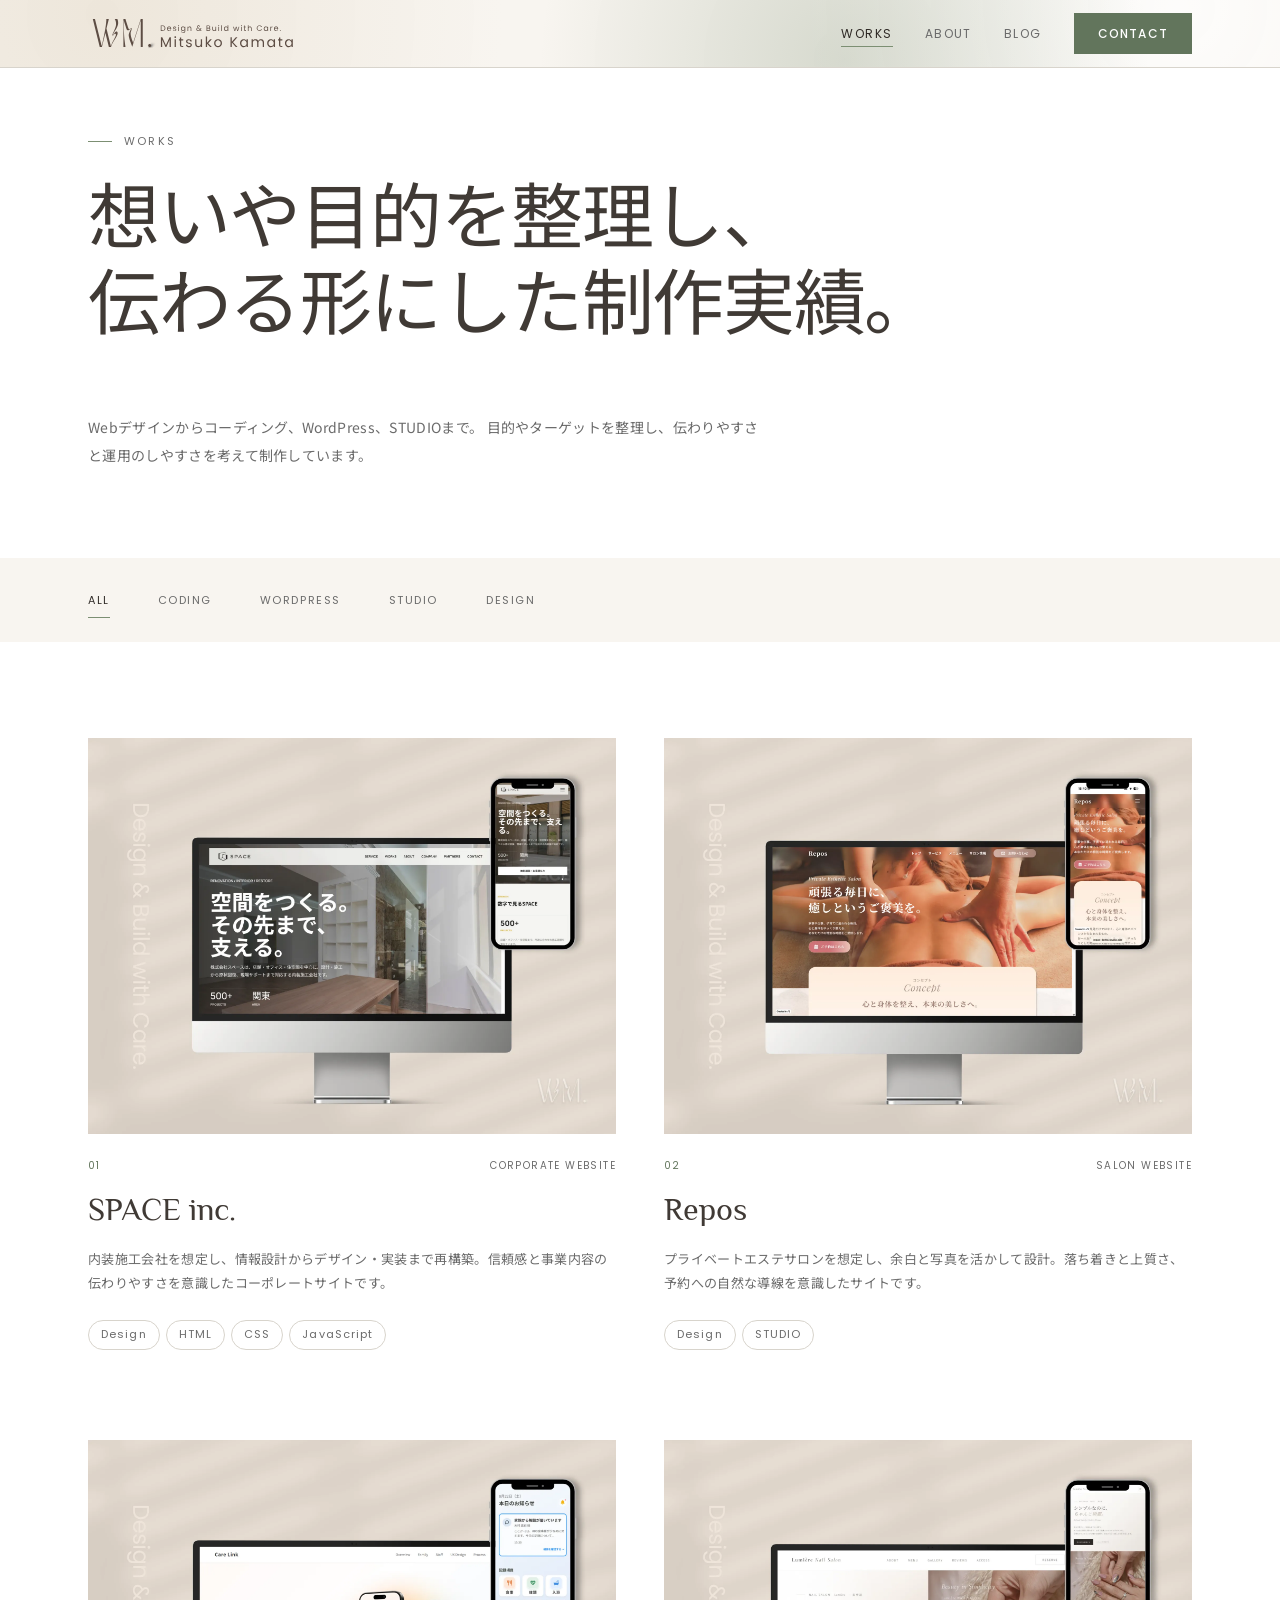
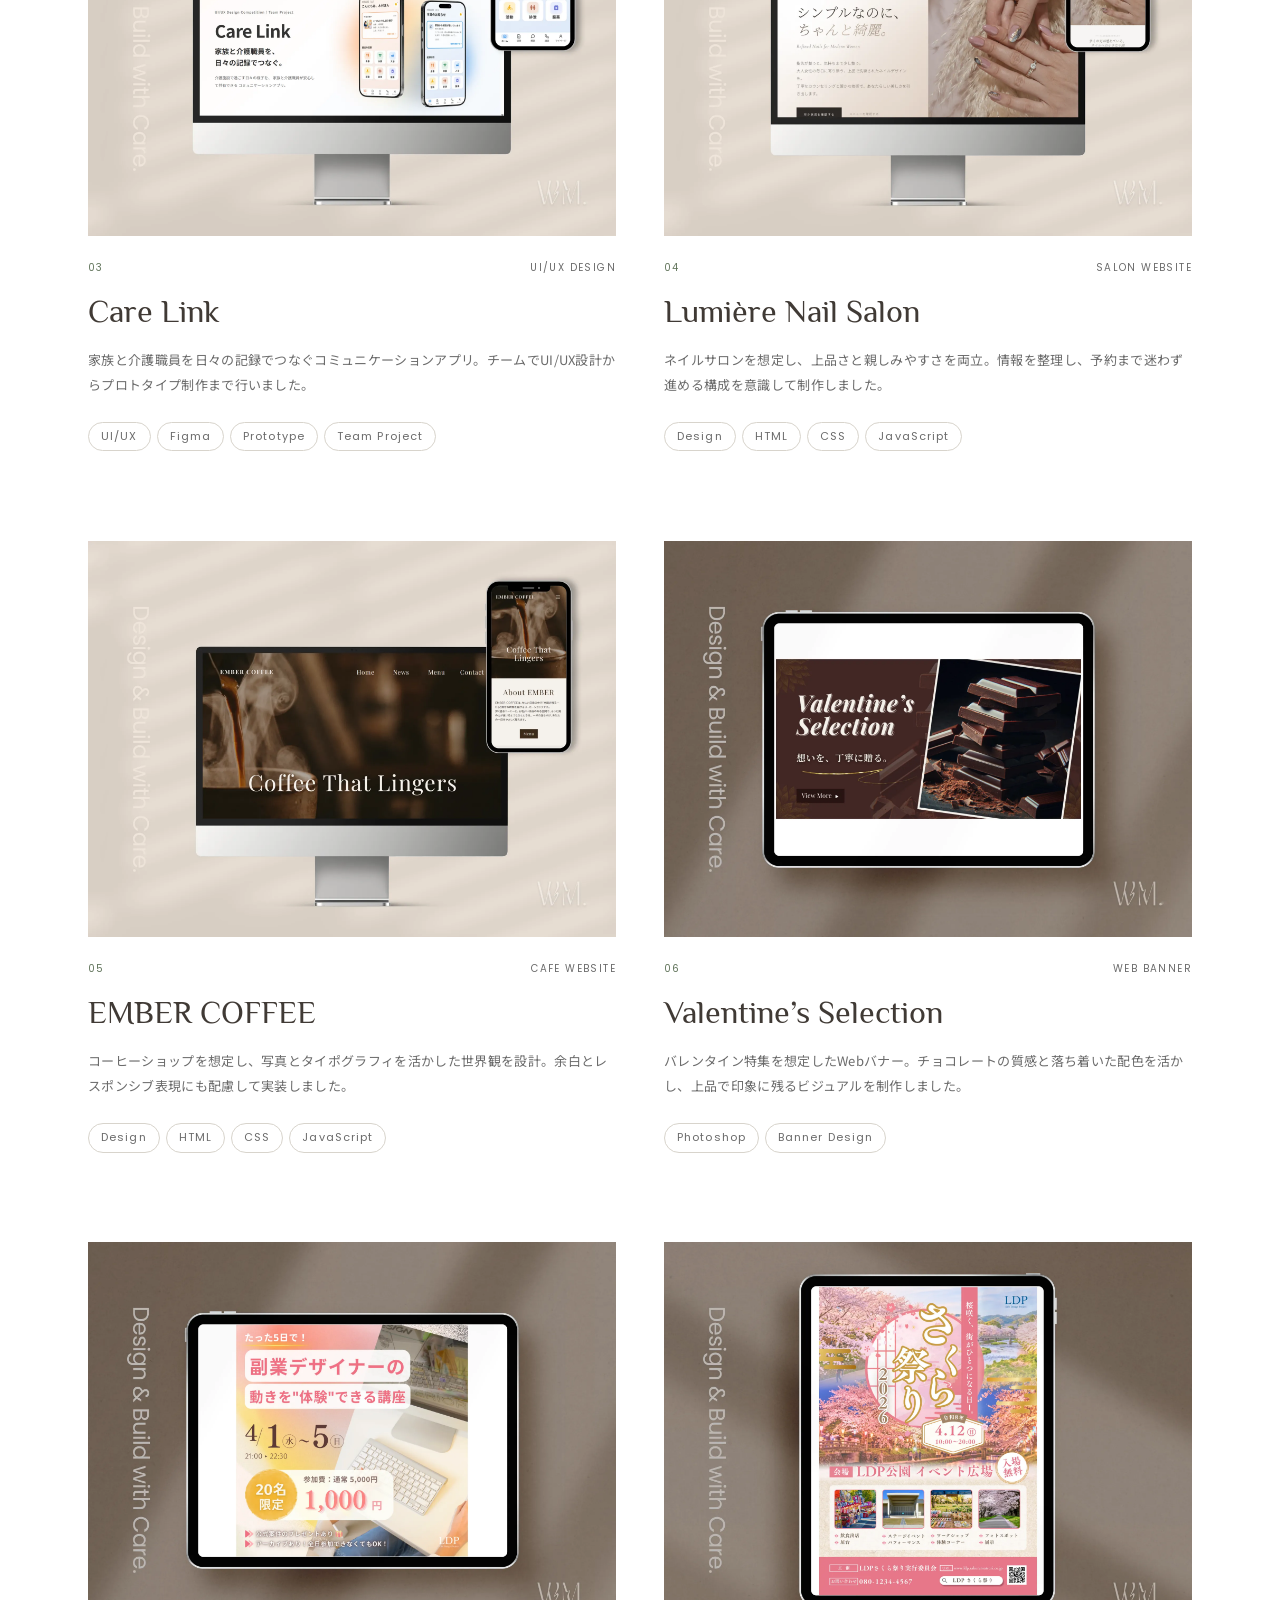
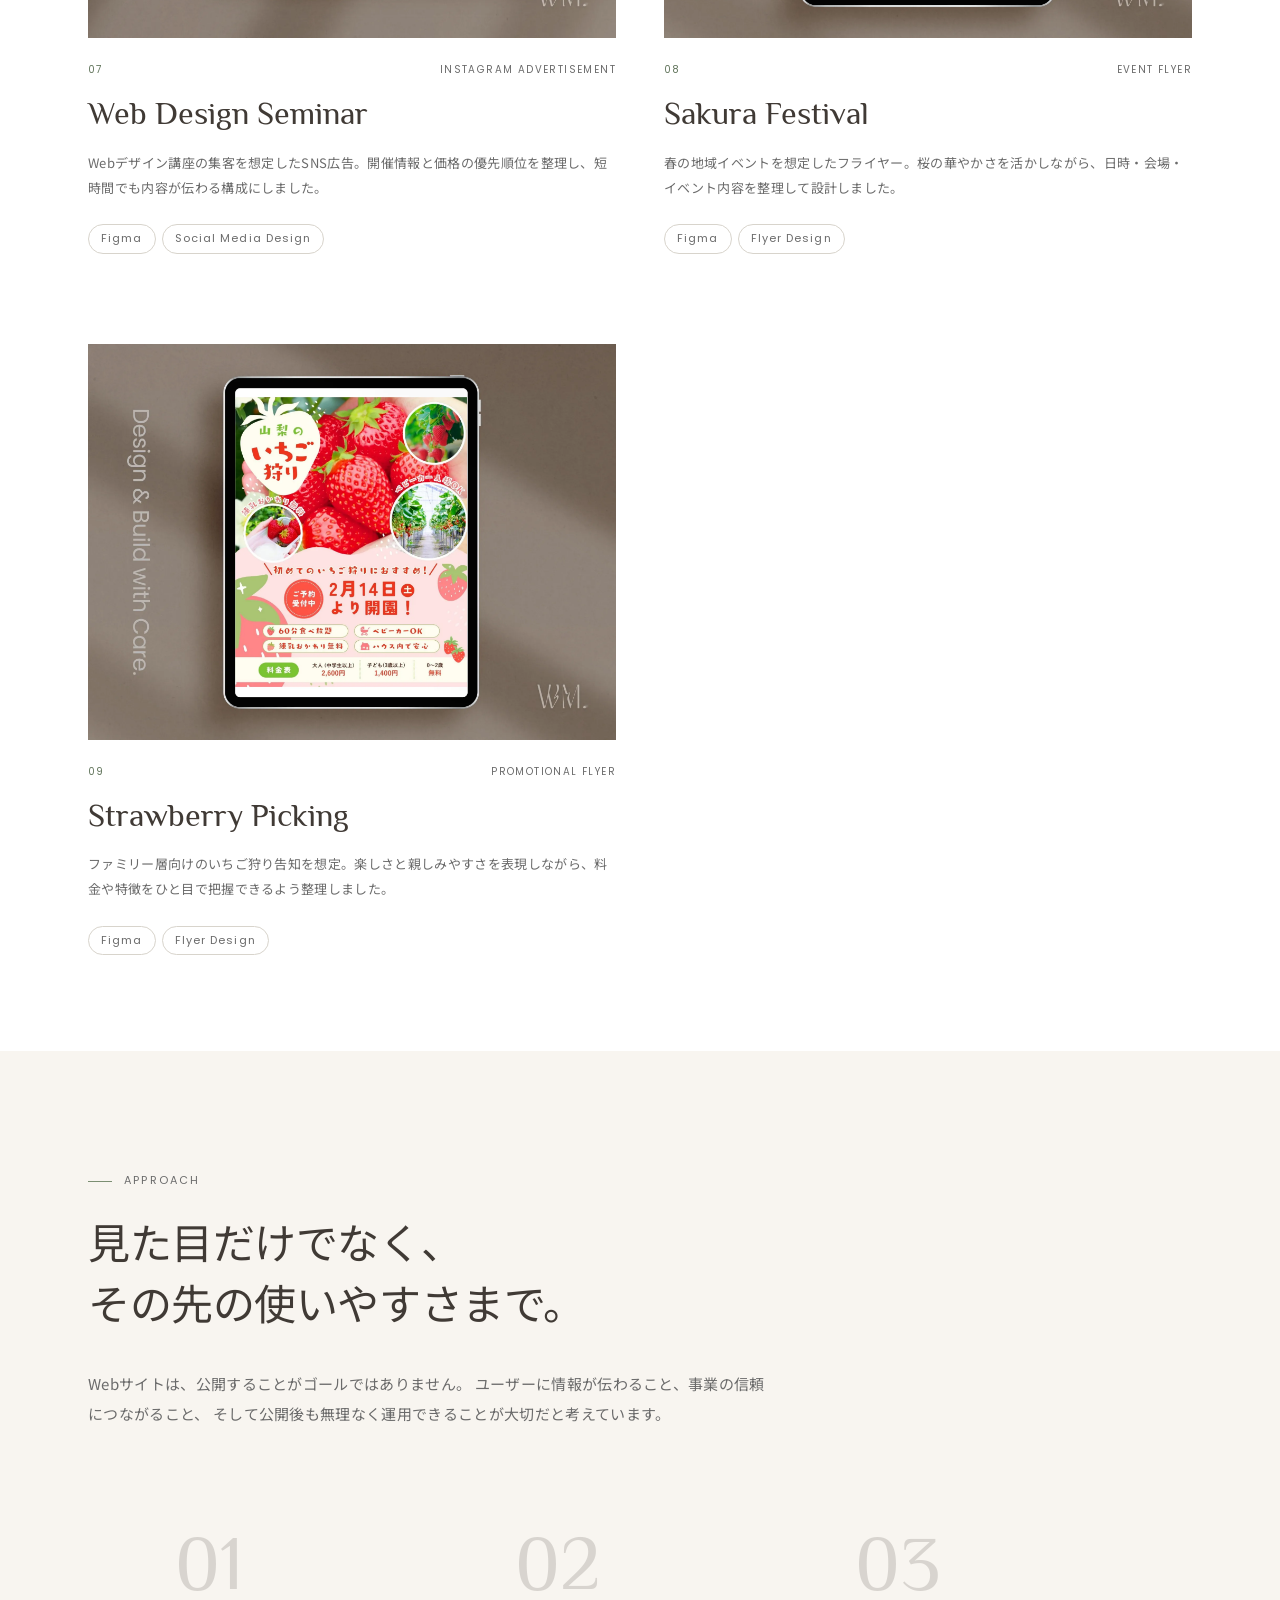
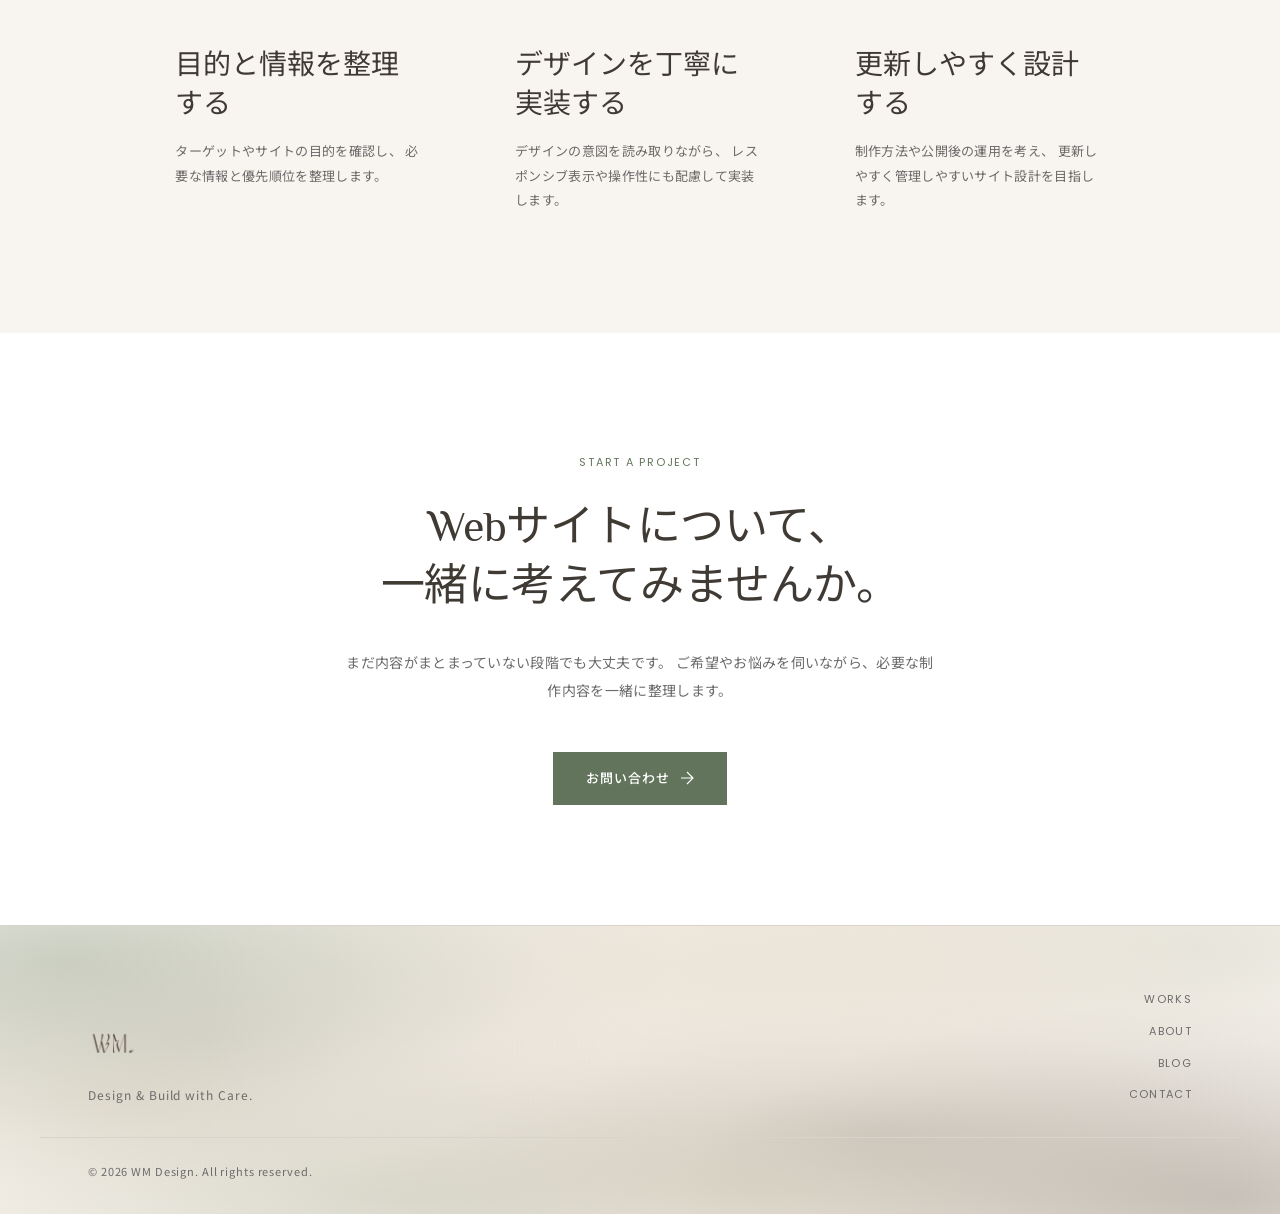
<file: works.html>
<!doctype html>
<html lang="ja">
  <head>
    <meta charset="UTF-8" />
    <meta name="viewport" content="width=device-width, initial-scale=1.0" />

    <title>Works — WM Design</title>
    <meta
      name="description"
      content="WM Designの制作実績をご紹介します。Webデザイン、HTML・CSS・JavaScriptによるコーディング、WordPress構築、STUDIOサイト制作まで、目的や運用を考えたWebサイトを制作しています。"
    />
    <link rel="icon" type="image/png" href="images/favicon/favicon-96x96.png" sizes="96x96" />
    <link rel="icon" type="image/svg+xml" href="images/favicon/favicon.svg" />
    <link rel="shortcut icon" href="images/favicon/favicon.ico" />
    <link rel="apple-touch-icon" sizes="180x180" href="images/favicon/apple-touch-icon.png" />
    <meta name="apple-mobile-web-app-title" content="WM Design" />
    <link rel="manifest" href="images/favicon/site.webmanifest" />


    <link rel="stylesheet" href="css/style.css" />
    <link rel="stylesheet" href="css/works.css" />
  </head>

  <body>
    <!-- ==================================================
    Navigation
  ================================================== -->
    <header class="site-header">
      <nav class="nav" aria-label="メインナビゲーション">
        <div class="nav__inner">
          <a href="index.html" class="nav__logo">
            <img
              src="images/wm-design-signature-brown.svg"
              alt="WM Design"
              class="nav__logo-img"
              width="500"
              height="100"
            />
          </a>

          <div class="nav__links">
            <a href="works.html" class="nav__link active" aria-current="page">
              Works</a
            >
            <a href="about.html" class="nav__link">About</a>
            <a href="blog.html" class="nav__link">Blog</a>
            <a href="contact.html" class="nav__cta">Contact</a>
          </div>

          <button
            class="nav__hamburger"
            type="button"
            aria-label="メニューを開く"
            aria-controls="mobile-navigation"
            aria-expanded="false"
          >
            <span></span>
            <span></span>
            <span></span>
          </button>
        </div>
      </nav>

      <nav
        id="mobile-navigation"
        class="nav__mobile"
        aria-label="モバイルナビゲーション"
      >
        <a href="works.html" class="nav__link active" aria-current="page">
          Works
        </a>
        <a href="about.html" class="nav__link">About</a>
        <a href="blog.html" class="nav__link">Blog</a>
        <a href="contact.html" class="nav__link">Contact</a>
      </nav>
    </header>

    <main>
      <!-- ==================================================
      Page Header
    ================================================== -->
      <header class="page-header">
        <div class="container">
          <div class="sec-label fade-up">Works</div>

          <h1 class="page-header__title fade-up" data-delay="80">
            想いや目的を整理し、<br />伝わる形にした制作実績。
          </h1>
        </div>
      </header>

      <!-- ==================================================
      Works Introduction
    ================================================== -->
      <section class="works-intro">
        <div class="container">
          <p class="works-intro__text fade-up">
            Webデザインからコーディング、WordPress、STUDIOまで。
            目的やターゲットを整理し、伝わりやすさと運用のしやすさを考えて制作しています。
          </p>
        </div>
      </section>

      <!-- ==================================================
      Works Filter
    ================================================== -->
      <section class="works-filter" aria-labelledby="works-filter-title">
        <div class="container">
          <h2 id="works-filter-title" class="visually-hidden">
            制作実績をカテゴリーで絞り込む
          </h2>

          <div
            class="filter__list"
            role="group"
            aria-label="制作実績カテゴリー"
          >
            <button
              class="filter__btn active"
              type="button"
              data-filter="all"
              aria-pressed="true"
            >
              All
            </button>

            <button
              class="filter__btn"
              type="button"
              data-filter="coding"
              aria-pressed="false"
            >
              Coding
            </button>

            <button
              class="filter__btn"
              type="button"
              data-filter="wordpress"
              aria-pressed="false"
            >
              WordPress
            </button>

            <button
              class="filter__btn"
              type="button"
              data-filter="studio"
              aria-pressed="false"
            >
              STUDIO
            </button>

            <button
              class="filter__btn"
              type="button"
              data-filter="design"
              aria-pressed="false"
            >
              Design
            </button>
          </div>
        </div>
      </section>

      <!-- ==================================================
      Works Archive
    ================================================== -->
      <section class="works-main" aria-labelledby="works-list-title">
        <div class="container">
          <h2 id="works-list-title" class="visually-hidden">制作実績一覧</h2>

          <div class="wgrid" id="works-list" aria-live="polite">
            <!-- ==============================================
            Works 01
            WordPress化後：
            カスタム投稿「Works」のループに置き換える想定
          =============================================== -->
            <article class="wcard fade-up" data-cat="coding design">
              <a
                href="works-detail-space.html"
                class="wcard__link"
                aria-label="SPACE inc.の制作実績を見る"
              >
                <div class="wcard__thumb">
                  <img
                    src="images/site-space.webp"
                    alt="SPACE inc. コーポレートサイトのPC・スマートフォンモックアップ"
                    class="wcard__image"
                    width="1200"
                    height="900"
                  />

                  <div class="wcard__overlay" aria-hidden="true">
                    <span class="wcard__view"> View Project </span>
                  </div>
                </div>

                <div class="wcard__body">
                  <div class="wcard__meta">
                    <span class="wcard__number"> 01 </span>

                    <span class="wcard__type"> Corporate Website </span>
                  </div>

                  <h3 class="wcard__title">SPACE inc.</h3>

                  <p class="wcard__desc">
                    内装施工会社を想定し、情報設計からデザイン・実装まで再構築。信頼感と事業内容の伝わりやすさを意識したコーポレートサイトです。
                  </p>

                  <ul class="wcard__tags" aria-label="担当範囲">
                    <li class="tag">Design</li>
                    <li class="tag">HTML</li>
                    <li class="tag">CSS</li>
                    <li class="tag">JavaScript</li>
                  </ul>
                </div>
              </a>
            </article>

            <!-- ==============================================
            Works 02
            WordPress化後：
            カスタム投稿「Works」のループに置き換える想定
          =============================================== -->
            <article
              class="wcard fade-up"
              data-delay="80"
              data-cat="studio design"
            >
              <a
                href="works-detail-repos.html"
                class="wcard__link"
                aria-label="Reposの制作実績を見る"
              >
                <div class="wcard__thumb">
                  <img
                    src="images/site-repos.webp"
                    alt="Repos サロンサイトのPC・スマートフォンモックアップ"
                    class="wcard__image"
                    width="1200"
                    height="900"
                    loading="lazy"
                  />

                  <div class="wcard__overlay" aria-hidden="true">
                    <span class="wcard__view"> View Project </span>
                  </div>
                </div>

                <div class="wcard__body">
                  <div class="wcard__meta">
                    <span class="wcard__number"> 02 </span>

                    <span class="wcard__type"> Salon Website </span>
                  </div>

                  <h3 class="wcard__title">Repos</h3>

                  <p class="wcard__desc">
                    プライベートエステサロンを想定し、余白と写真を活かして設計。落ち着きと上質さ、予約への自然な導線を意識したサイトです。
                  </p>

                  <ul class="wcard__tags" aria-label="担当範囲">
                    <li class="tag">Design</li>
                    <li class="tag">STUDIO</li>
                  </ul>
                </div>
              </a>
            </article>

            <!-- ==============================================
            Works 03
            WordPress化後：
            カスタム投稿「Works」のループに置き換える想定
          =============================================== -->
            <article class="wcard fade-up" data-delay="160" data-cat="design">
              <a
                href="works-detail-care-link.html"
                class="wcard__link"
                aria-label="Care Linkの制作実績を見る"
              >
                <div class="wcard__thumb">
                  <img
                    src="images/carelink.webp"
                    alt="Care Link UI/UXプロトタイプのPC・スマートフォンモックアップ"
                    class="wcard__image"
                    width="1200"
                    height="900"
                    loading="lazy"
                  />

                  <div class="wcard__overlay" aria-hidden="true">
                    <span class="wcard__view"> View Project </span>
                  </div>
                </div>

                <div class="wcard__body">
                  <div class="wcard__meta">
                    <span class="wcard__number"> 03 </span>

                    <span class="wcard__type"> UI/UX Design </span>
                  </div>

                  <h3 class="wcard__title">Care Link</h3>

                  <p class="wcard__desc">
                    家族と介護職員を日々の記録でつなぐコミュニケーションアプリ。チームでUI/UX設計からプロトタイプ制作まで行いました。
                  </p>

                  <ul class="wcard__tags" aria-label="担当範囲">
                    <li class="tag">UI/UX</li>
                    <li class="tag">Figma</li>
                    <li class="tag">Prototype</li>
                    <li class="tag">Team Project</li>
                  </ul>
                </div>
              </a>
            </article>

            <!-- ==============================================
            Works 04
            WordPress化後：
            カスタム投稿「Works」のループに置き換える想定
          =============================================== -->
            <article class="wcard fade-up" data-cat="coding design">
              <a
                href="works-detail-lumiere.html"
                class="wcard__link"
                aria-label="Lumière Nail Salonの制作実績を見る"
              >
                <div class="wcard__thumb">
                  <img
                    src="images/site-lumiere.webp"
                    alt="Lumière Nail Salon サイトのPC・スマートフォンモックアップ"
                    class="wcard__image"
                    width="1200"
                    height="900"
                    loading="lazy"
                  />

                  <div class="wcard__overlay" aria-hidden="true">
                    <span class="wcard__view"> View Project </span>
                  </div>
                </div>

                <div class="wcard__body">
                  <div class="wcard__meta">
                    <span class="wcard__number"> 04 </span>

                    <span class="wcard__type"> Salon Website </span>
                  </div>

                  <h3 class="wcard__title">Lumière Nail Salon</h3>

                  <p class="wcard__desc">
                    ネイルサロンを想定し、上品さと親しみやすさを両立。情報を整理し、予約まで迷わず進める構成を意識して制作しました。
                  </p>

                  <ul class="wcard__tags" aria-label="担当範囲">
                    <li class="tag">Design</li>
                    <li class="tag">HTML</li>
                    <li class="tag">CSS</li>
                    <li class="tag">JavaScript</li>
                  </ul>
                </div>
              </a>
            </article>

            <!-- ==============================================
            Works 05
            WordPress化後：
            カスタム投稿「Works」のループに置き換える想定
          =============================================== -->
            <article
              class="wcard fade-up"
              data-delay="80"
              data-cat="coding design"
            >
              <a
                href="works-detail-ember-coffee.html"
                class="wcard__link"
                aria-label="EMBER COFFEEの制作実績を見る"
              >
                <div class="wcard__thumb">
                  <img
                    src="images/site-embercoffee.webp"
                    alt="EMBER COFFEE カフェサイトのPC・スマートフォンモックアップ"
                    class="wcard__image"
                    width="1200"
                    height="900"
                    loading="lazy"
                  />

                  <div class="wcard__overlay" aria-hidden="true">
                    <span class="wcard__view"> View Project </span>
                  </div>
                </div>

                <div class="wcard__body">
                  <div class="wcard__meta">
                    <span class="wcard__number"> 05 </span>

                    <span class="wcard__type"> Cafe Website </span>
                  </div>

                  <h3 class="wcard__title">EMBER COFFEE</h3>

                  <p class="wcard__desc">
                    コーヒーショップを想定し、写真とタイポグラフィを活かした世界観を設計。余白とレスポンシブ表現にも配慮して実装しました。
                  </p>

                  <ul class="wcard__tags" aria-label="担当範囲">
                    <li class="tag">Design</li>
                    <li class="tag">HTML</li>
                    <li class="tag">CSS</li>
                    <li class="tag">JavaScript</li>
                  </ul>
                </div>
              </a>
            </article>

            <!-- ==============================================
            Works 06
            WordPress化後：
            カスタム投稿「Works」のループに置き換える想定
          =============================================== -->
            <article class="wcard fade-up" data-delay="160" data-cat="design">
              <a
                href="works-detail-valentines-selection.html"
                class="wcard__link"
                aria-label="Valentine’s Selectionの制作実績を見る"
              >
                <div class="wcard__thumb">
                  <img
                    src="images/banner-chocolate.webp"
                    alt="Valentine’s Selection チョコレート特集のWebバナー"
                    class="wcard__image"
                    width="1200"
                    height="900"
                    loading="lazy"
                  />

                  <div class="wcard__overlay" aria-hidden="true">
                    <span class="wcard__view"> View Project </span>
                  </div>
                </div>

                <div class="wcard__body">
                  <div class="wcard__meta">
                    <span class="wcard__number"> 06 </span>

                    <span class="wcard__type"> Web Banner </span>
                  </div>

                  <h3 class="wcard__title">Valentine’s Selection</h3>

                  <p class="wcard__desc">
                    バレンタイン特集を想定したWebバナー。チョコレートの質感と落ち着いた配色を活かし、上品で印象に残るビジュアルを制作しました。
                  </p>

                  <ul class="wcard__tags" aria-label="担当範囲">
                    <li class="tag">Photoshop</li>
                    <li class="tag">Banner Design</li>
                  </ul>
                </div>
              </a>
            </article>

            <!-- ==============================================
            Works 07
            WordPress化後：
            カスタム投稿「Works」のループに置き換える想定
          =============================================== -->
            <article class="wcard fade-up" data-cat="design">
              <a
                href="works-detail-web-design-seminar.html"
                class="wcard__link"
                aria-label="Web Design Seminarの制作実績を見る"
              >
                <div class="wcard__thumb">
                  <img
                    src="images/banner-seminar.webp"
                    alt="Web Design Seminar 講座集客用Instagram広告"
                    class="wcard__image"
                    width="1200"
                    height="900"
                    loading="lazy"
                  />

                  <div class="wcard__overlay" aria-hidden="true">
                    <span class="wcard__view"> View Project </span>
                  </div>
                </div>

                <div class="wcard__body">
                  <div class="wcard__meta">
                    <span class="wcard__number"> 07 </span>

                    <span class="wcard__type"> Instagram Advertisement </span>
                  </div>

                  <h3 class="wcard__title">Web Design Seminar</h3>

                  <p class="wcard__desc">
                    Webデザイン講座の集客を想定したSNS広告。開催情報と価格の優先順位を整理し、短時間でも内容が伝わる構成にしました。
                  </p>

                  <ul class="wcard__tags" aria-label="担当範囲">
                    <li class="tag">Figma</li>
                    <li class="tag">Social Media Design</li>
                  </ul>
                </div>
              </a>
            </article>

            <!-- ==============================================
            Works 08
            WordPress化後：
            カスタム投稿「Works」のループに置き換える想定
          =============================================== -->
            <article class="wcard fade-up" data-delay="80" data-cat="design">
              <a
                href="works-detail-sakura-festival.html"
                class="wcard__link"
                aria-label="Sakura Festivalの制作実績を見る"
              >
                <div class="wcard__thumb">
                  <img
                    src="images/flyer-sakuramatsuri.webp"
                    alt="Sakura Festival 春の地域イベント告知フライヤー"
                    class="wcard__image"
                    width="1200"
                    height="900"
                    loading="lazy"
                  />

                  <div class="wcard__overlay" aria-hidden="true">
                    <span class="wcard__view"> View Project </span>
                  </div>
                </div>

                <div class="wcard__body">
                  <div class="wcard__meta">
                    <span class="wcard__number"> 08 </span>

                    <span class="wcard__type"> Event Flyer </span>
                  </div>

                  <h3 class="wcard__title">Sakura Festival</h3>

                  <p class="wcard__desc">
                    春の地域イベントを想定したフライヤー。桜の華やかさを活かしながら、日時・会場・イベント内容を整理して設計しました。
                  </p>

                  <ul class="wcard__tags" aria-label="担当範囲">
                    <li class="tag">Figma</li>
                    <li class="tag">Flyer Design</li>
                  </ul>
                </div>
              </a>
            </article>

            <!-- ==============================================
            Works 09
            WordPress化後：
            カスタム投稿「Works」のループに置き換える想定
          =============================================== -->
            <article class="wcard fade-up" data-delay="160" data-cat="design">
              <a
                href="works-detail-strawberry-picking.html"
                class="wcard__link"
                aria-label="Strawberry Pickingの制作実績を見る"
              >
                <div class="wcard__thumb">
                  <img
                    src="images/flyer-strawberry.webp"
                    alt="Strawberry Picking いちご狩り告知フライヤー"
                    class="wcard__image"
                    width="1200"
                    height="900"
                    loading="lazy"
                  />

                  <div class="wcard__overlay" aria-hidden="true">
                    <span class="wcard__view"> View Project </span>
                  </div>
                </div>

                <div class="wcard__body">
                  <div class="wcard__meta">
                    <span class="wcard__number"> 09 </span>

                    <span class="wcard__type"> Promotional Flyer </span>
                  </div>

                  <h3 class="wcard__title">Strawberry Picking</h3>

                  <p class="wcard__desc">
                    ファミリー層向けのいちご狩り告知を想定。楽しさと親しみやすさを表現しながら、料金や特徴をひと目で把握できるよう整理しました。
                  </p>

                  <ul class="wcard__tags" aria-label="担当範囲">
                    <li class="tag">Figma</li>
                    <li class="tag">Flyer Design</li>
                  </ul>
                </div>
              </a>
            </article>
          </div>

          <!-- JavaScript無効時や絞り込み結果がない場合に使用 -->
          <p class="works-empty" id="works-empty" hidden>
            WordPressの制作実績は、現在準備中です。
          </p>
        </div>
      </section>

      <!-- ==================================================
      Works Policy
    ================================================== -->
      <section class="works-policy">
        <div class="container">
          <div class="works-policy__inner">
            <div class="works-policy__heading fade-up">
              <div class="sec-label">Approach</div>

              <h2 class="works-policy__title">
                見た目だけでなく、<br />
                その先の使いやすさまで。
              </h2>
            </div>

            <div class="works-policy__body">
              <p class="works-policy__text fade-up">
                Webサイトは、公開することがゴールではありません。
                ユーザーに情報が伝わること、事業の信頼につながること、
                そして公開後も無理なく運用できることが大切だと考えています。
              </p>

              <ul class="works-policy__list">
                <li class="works-policy__item fade-up" data-delay="0">
                  <span class="works-policy__number"> 01 </span>

                  <div>
                    <h3 class="works-policy__name">目的と情報を整理する</h3>

                    <p class="works-policy__desc">
                      ターゲットやサイトの目的を確認し、
                      必要な情報と優先順位を整理します。
                    </p>
                  </div>
                </li>

                <li class="works-policy__item fade-up" data-delay="80">
                  <span class="works-policy__number"> 02 </span>

                  <div>
                    <h3 class="works-policy__name">デザインを丁寧に実装する</h3>

                    <p class="works-policy__desc">
                      デザインの意図を読み取りながら、
                      レスポンシブ表示や操作性にも配慮して実装します。
                    </p>
                  </div>
                </li>

                <li class="works-policy__item fade-up" data-delay="160">
                  <span class="works-policy__number"> 03 </span>

                  <div>
                    <h3 class="works-policy__name">更新しやすく設計する</h3>

                    <p class="works-policy__desc">
                      制作方法や公開後の運用を考え、
                      更新しやすく管理しやすいサイト設計を目指します。
                    </p>
                  </div>
                </li>
              </ul>
            </div>
          </div>
        </div>
      </section>

      <!-- ==================================================
      Contact CTA
    ================================================== -->
      <section class="works-cta">
        <div class="container">
          <div class="works-cta__inner fade-up">
            <p class="works-cta__label">Start a Project</p>

            <h2 class="works-cta__title">
              Webサイトについて、<br />
              一緒に考えてみませんか。
            </h2>

            <p class="works-cta__text">
              まだ内容がまとまっていない段階でも大丈夫です。
              ご希望やお悩みを伺いながら、必要な制作内容を一緒に整理します。
            </p>

            <a href="contact.html" class="btn btn--primary">
              お問い合わせ

              <svg
                viewBox="0 0 14 14"
                fill="none"
                stroke="currentColor"
                stroke-width="1.2"
                aria-hidden="true"
              >
                <path d="M1 7h12M7 1l6 6-6 6"></path>
              </svg>
            </a>
          </div>
        </div>
      </section>
    </main>

    <!-- ==================================================
    Footer
  ================================================== -->
    <footer class="footer">
      <div class="footer__inner">
        <div>
          <a href="index.html" class="footer__logo">
            <img
              src="images/logo-brown.png"
              alt="WM Design"
              class="footer__logo-img"
              width="800"
              height="800"
              loading="lazy"
            />
          </a>

          <p class="footer__tagline">Design &amp; Build with Care.</p>
        </div>

        <nav class="footer__nav" aria-label="フッターナビゲーション">
          <a href="works.html">Works</a>
          <a href="about.html">About</a>
          <a href="blog.html">Blog</a>
          <a href="contact.html">Contact</a>
        </nav>
      </div>

      <div class="footer__bottom">
        <p class="footer__copy">© 2026 WM Design. All rights reserved.</p>
      </div>
    </footer>

    <script src="js/main.js"></script>
    <script src="js/works.js"></script>
  </body>
</html>
</file>
<file: css/style.css>
/* ============================
   WM Design — Global Styles
   Brand Guidelines v2.0
   ============================ */

@import url("https://fonts.googleapis.com/css2?family=Noto+Sans+JP:wght@300;400;500&family=Philosopher:wght@400;700&family=Poppins:wght@400;500;600&display=swap");

/* === Reset === */
*,
*::before,
*::after {
  box-sizing: border-box;
  margin: 0;
  padding: 0;
}

/* === Design Tokens === */
:root {
  /* Colors */
  --clr-primary: #7c8f73;
  --clr-primary-strong: #62755c;
  --clr-hover: #a7b59a;
  --clr-brown: #877c70;
  --clr-bg: #f8f5f0;
  --clr-surface: #ffffff;
  --clr-text-rgb: 47, 42, 38;
  --clr-text: rgb(var(--clr-text-rgb));
  --clr-heading: #403a35;
  --clr-text-sub: #6b6b6b;
  --clr-border: #d8d4cc;

  /* Typography */
  --font-heading: "Philosopher", "Noto Sans JP", sans-serif;
  --font-body: "Noto Sans JP", sans-serif;
  --font-ui: "Poppins", "Noto Sans JP", sans-serif;

  /* Spacing (8px grid) */
  --sp-xs: 8px;
  --sp-s: 16px;
  --sp-m: 24px;
  --sp-l: 32px;
  --sp-xl: 48px;
  --sp-xxl: 64px;
  --sp-sec: 96px;
  --sp-sec-lg: 120px;

  /* Container */
  --max-w: 1200px;
  --max-w-inner: 1000px;
  --max-w-narrow: 900px;
  --nav-h: 68px;

  /* Border Radius */
  --radius-btn: 8px;
  --radius-card: 12px;
  --radius-img: 16px;
  --radius-form: 8px;
  --radius-tag: 999px;

  /* Shadow */
  --shadow-sm: 0 1px 4px rgba(0, 0, 0, 0.06);
  --shadow-md: 0 4px 16px rgba(0, 0, 0, 0.08);

  /* Easing */
  --ease-out: cubic-bezier(0.16, 1, 0.3, 1);
}

/* === Base === */
html {
  scroll-behavior: smooth;
  font-size: 16px;
}

body {
  background: var(--clr-bg);
  color: var(--clr-text);
  font-family: var(--font-body);
  font-weight: 400;
  line-height: 1.8;
  letter-spacing: 0.02em;
  -webkit-font-smoothing: antialiased;
}

img {
  display: block;
  width: 100%;
  height: 100%;
  object-fit: cover;
}
a {
  color: inherit;
  text-decoration: none;
}
button {
  background: none;
  border: none;
  cursor: pointer;
  font: inherit;
}
ul {
  list-style: none;
}

/* === Accessibility Utility === */
.visually-hidden {
  position: absolute;
  width: 1px;
  height: 1px;
  padding: 0;
  margin: -1px;
  overflow: hidden;
  clip: rect(0, 0, 0, 0);
  white-space: nowrap;
  border: 0;
}

/* === Typography helpers === */
h1,
h2,
h3,
h4 {
  font-family: var(--font-heading);
  color: var(--clr-heading);
}

h1 {
  font-weight: 400;
  line-height: 1.2;
  letter-spacing: -0.02em;
}

h2 {
  font-weight: 400;
  line-height: 1.3;
  letter-spacing: -0.01em;
}

h3 {
  font-weight: 700;
  line-height: 1.4;
  letter-spacing: 0;
}

h4 {
  font-weight: 700;
  line-height: 1.5;
  letter-spacing: 0;
}

/* === Layout === */
.container {
  max-width: var(--max-w);
  margin: 0 auto;
  padding: 0 var(--sp-xl);
}
@media (max-width: 1024px) {
  .container {
    padding: 0 var(--sp-l);
  }
}
@media (max-width: 768px) {
  .container {
    padding: 0 var(--sp-m);
  }
}

/* === Section Label === */
.sec-label {
  font-family: var(--font-ui);
  font-size: 11px;
  font-weight: 400;
  letter-spacing: 0.2em;
  text-transform: uppercase;
  color: var(--clr-text-sub);
  display: flex;
  align-items: center;
  gap: 12px;
  margin-bottom: var(--sp-m);
}
.sec-label::before {
  content: "";
  display: block;
  width: 24px;
  height: 1px;
  background: var(--clr-primary);
  flex-shrink: 0;
}

/* === Buttons === */
.btn {
  display: inline-flex;
  align-items: center;
  gap: 10px;
  font-family: var(--font-ui);
  font-size: 13px;
  font-weight: 500;
  letter-spacing: 0.08em;
  padding: 14px 32px;
  border-radius: 0;
  border: 1.5px solid var(--clr-border);
  color: var(--clr-text);
  background: transparent;
  min-height: 48px;
  cursor: pointer;
  transition:
    background 0.3s,
    color 0.3s,
    border-color 0.3s,
    box-shadow 0.3s;
}
.btn--primary {
  background: var(--clr-primary-strong);
  color: var(--clr-surface);
  border-color: var(--clr-primary-strong);
}
.btn svg {
  width: 14px;
  height: 14px;
  flex-shrink: 0;
  transition: transform 0.3s;
}

/* === Tag === */
.tag {
  display: inline-block;
  font-family: var(--font-ui);
  font-size: 11px;
  font-weight: 400;
  letter-spacing: 0.1em;
  color: var(--clr-text-sub);
  border: 1px solid var(--clr-border);
  padding: 4px 12px;
  border-radius: var(--radius-tag);
  background: var(--clr-surface);
}

/* === Navigation === */
.nav {
  position: fixed;
  top: 0;
  left: 0;
  right: 0;
  z-index: 100;
  height: var(--nav-h);
  display: flex;
  align-items: center;
  background:
    radial-gradient(
      circle at 8% 22%,
      rgba(232, 223, 208, 0.68),
      transparent 34%
    ),
    radial-gradient(
      circle at 66% 88%,
      rgba(124, 143, 115, 0.28),
      transparent 36%
    ),
    radial-gradient(
      circle at 92% 12%,
      rgba(255, 255, 255, 0.72),
      transparent 32%
    ),
    rgba(248, 245, 240, 0.96);
  backdrop-filter: blur(14px);
  -webkit-backdrop-filter: blur(14px);
  border-bottom: 1px solid var(--clr-border);
  transition:
    background 0.4s,
    border-color 0.4s;
}
.nav__inner {
  max-width: var(--max-w);
  margin: 0 auto;
  padding: 0 var(--sp-xl);
  width: 100%;
  display: flex;
  align-items: center;
  justify-content: space-between;
}
.nav__logo {
  display: flex;
  align-items: center;
  transition: opacity 0.25s ease;
}
.nav__logo-img {
  width: auto;
  height: 42px;
  display: block;
  object-fit: contain;
}

.nav__links {
  display: flex;
  gap: var(--sp-l);
  align-items: center;
}

.nav__link {
  font-family: var(--font-ui);
  font-size: 12px;
  font-weight: 400;
  letter-spacing: 0.12em;
  text-transform: uppercase;
  color: var(--clr-text-sub);
  position: relative;
  transition: color 0.2s;
}
.nav__link::after {
  content: "";
  position: absolute;
  bottom: -3px;
  left: 0;
  right: 0;
  height: 1.5px;
  background: var(--clr-primary);
  transform: scaleX(0);
  transform-origin: left;
  transition: transform 0.3s var(--ease-out);
}
.nav__link.active::after {
  transform: scaleX(1);
}
.nav__link.active {
  color: var(--clr-text);
}

.nav__cta {
  font-family: var(--font-ui);
  font-size: 12px;
  font-weight: 500;
  letter-spacing: 0.1em;
  text-transform: uppercase;

  color: var(--clr-surface);
  text-decoration: none;

  background: var(--clr-primary-strong);
  padding: 10px 24px;
  border-radius: 0;
  min-height: 40px;

  display: inline-flex;
  align-items: center;
  justify-content: center;

  transition:
    background 0.3s,
    color 0.3s;
}

/* Mobile hamburger */
.nav__hamburger {
  display: none;
  flex-direction: column;
  align-items: center;
  justify-content: center;
  gap: 5px;
  width: 44px;
  height: 44px;
  padding: 0;
  cursor: pointer;
}
.nav__hamburger span {
  display: block;
  width: 22px;
  height: 1.5px;
  background: var(--clr-text);
  border-radius: 2px;
  transition:
    transform 0.3s,
    opacity 0.3s;
}
.nav__hamburger.open span:nth-child(1) {
  transform: translateY(6.5px) rotate(45deg);
}
.nav__hamburger.open span:nth-child(2) {
  opacity: 0;
}
.nav__hamburger.open span:nth-child(3) {
  transform: translateY(-6.5px) rotate(-45deg);
}

.nav__mobile {
  display: flex;
  position: fixed;
  top: var(--nav-h);
  left: 0;
  right: 0;
  bottom: 0;
  background: var(--clr-bg);
  z-index: 99;
  flex-direction: column;
  align-items: center;
  justify-content: center;
  gap: var(--sp-l);
  visibility: hidden;
  opacity: 0;
  transform: translateY(-8px);
  pointer-events: none;
  transition:
    opacity 0.25s var(--ease-out),
    transform 0.25s var(--ease-out),
    visibility 0s linear 0.25s;
}
.nav__mobile.open {
  visibility: visible;
  opacity: 1;
  transform: translateY(0);
  pointer-events: auto;
  transition-delay: 0s;
}
.nav__mobile .nav__link {
  font-size: 14px;
  letter-spacing: 0.16em;
}

body.menu-open {
  overflow: hidden;
}

@media (max-width: 768px) {
  .nav__links {
    display: none;
  }
  .nav__hamburger {
    display: flex;
  }
  .nav__inner {
    padding: 0 var(--sp-m);
  }
}

/* === Page Header (inner pages) === */
.page-header {
  padding-top: calc(var(--nav-h) + var(--sp-xxl));
  padding-bottom: var(--sp-xxl);
  background: var(--clr-surface);
}
.page-header__title {
  font-size: clamp(40px, 6vw, 72px);
  margin-top: var(--sp-s);
}

/* === Footer === */
.footer {
  background:
    radial-gradient(
      ellipse 43% 68% at 96% 94%,
      rgba(135, 124, 112, 0.41) 0%,
      rgba(135, 124, 112, 0.25) 35%,
      rgba(135, 124, 112, 0.06) 78%,
      rgba(135, 124, 112, 0) 100%
    ),
    radial-gradient(
      ellipse 42% 48% at 68% 72%,
      rgba(135, 124, 112, 0.24) 0%,
      rgba(135, 124, 112, 0.12) 35%,
      rgba(135, 124, 112, 0.024) 78%,
      rgba(135, 124, 112, 0) 100%
    ),
    radial-gradient(
      ellipse 32% 58% at 16% 40%,
      rgba(135, 124, 112, 0.10) 0%,
      rgba(135, 124, 112, 0.05) 35%,
      rgba(135, 124, 112, 0.01) 78%,
      rgba(135, 124, 112, 0) 100%
    ),
    radial-gradient(
      ellipse 48% 76% at 5% 12%,
      rgba(124, 143, 115, 0.34) 0%,
      rgba(124, 143, 115, 0.20) 35%,
      rgba(124, 143, 115, 0.045) 78%,
      rgba(124, 143, 115, 0) 100%
    ),
    radial-gradient(
      ellipse 46% 52% at 32% 94%,
      rgba(124, 143, 115, 0.20) 0%,
      rgba(124, 143, 115, 0.115) 35%,
      rgba(124, 143, 115, 0.023) 78%,
      rgba(124, 143, 115, 0) 100%
    ),
    radial-gradient(
      ellipse 35% 62% at 94% 8%,
      rgba(124, 143, 115, 0.10) 0%,
      rgba(124, 143, 115, 0.05) 35%,
      rgba(124, 143, 115, 0.01) 78%,
      rgba(124, 143, 115, 0) 100%
    ),
    radial-gradient(
      ellipse 54% 62% at 60% 14%,
      rgba(232, 223, 208, 0.65) 0%,
      rgba(232, 223, 208, 0.40) 35%,
      rgba(232, 223, 208, 0.10) 78%,
      rgba(232, 223, 208, 0) 100%
    ),
    radial-gradient(
      ellipse 48% 58% at 58% 91%,
      rgba(232, 223, 208, 0.72) 0%,
      rgba(232, 223, 208, 0.44) 35%,
      rgba(232, 223, 208, 0.10) 78%,
      rgba(232, 223, 208, 0) 100%
    ),
    radial-gradient(
      ellipse 38% 66% at 10% 62%,
      rgba(232, 223, 208, 0.55) 0%,
      rgba(232, 223, 208, 0.30) 35%,
      rgba(232, 223, 208, 0.06) 78%,
      rgba(232, 223, 208, 0) 100%
    ),
    linear-gradient(
      135deg,
      var(--clr-bg) 0%,
      #f3eee7 50%,
      var(--clr-bg) 100%
    );
  border-top: 1px solid var(--clr-border);
  padding: var(--sp-xxl) 0 var(--sp-l);
}
.footer__inner {
  max-width: var(--max-w);
  margin: 0 auto;
  padding: 0 var(--sp-xl);
  display: grid;
  grid-template-columns: 1fr auto;
  gap: var(--sp-xl);
  align-items: end;
}
.footer__logo {
  display: inline-block;
  margin-bottom: var(--sp-xs);
}
.footer__logo-img {
  width: auto;
  height: 48px;
  object-fit: contain;
}
.footer__tagline {
  font-size: 12px;
  color: var(--clr-text-sub);
  letter-spacing: 0.08em;
}
.footer__nav {
  display: flex;
  flex-direction: column;
  align-items: flex-end;
  gap: 12px;
}
.footer__nav a {
  font-family: var(--font-ui);
  font-size: 11px;
  letter-spacing: 0.12em;
  text-transform: uppercase;
  color: var(--clr-text-sub);
  transition: color 0.2s;
}
.footer__bottom {
  max-width: var(--max-w);
  margin: var(--sp-l) auto 0;
  padding: var(--sp-m) var(--sp-xl) 0;
  border-top: 1px solid var(--clr-border);
  display: flex;
  justify-content: space-between;
  align-items: center;
}
.footer__copy {
  font-size: 11px;
  letter-spacing: 0.08em;
  color: var(--clr-text-sub);
}

/* === Hover: pointer devices only === */
@media (hover: hover) and (pointer: fine) {
  .btn:hover {
    color: var(--clr-surface);
    background: var(--clr-text);
    border-color: var(--clr-text);
  }

  .btn--primary:hover {
    color: var(--clr-text);
    background: var(--clr-hover);
    border-color: var(--clr-hover);
  }

  .btn:hover svg {
    transform: translate(3px, -3px);
  }

  .nav__logo:hover {
    opacity: 0.7;
  }

  .nav__link:hover {
    color: var(--clr-text);
  }

  .nav__link:hover::after {
    transform: scaleX(1);
  }

  .nav__cta:hover {
    color: var(--clr-text);
    background: var(--clr-hover);
  }

  .footer__nav a:hover {
    color: var(--clr-primary-strong);
  }
}

/* === Keyboard focus === */
.btn:focus-visible,
.nav__logo:focus-visible,
.nav__link:focus-visible,
.nav__cta:focus-visible,
.nav__hamburger:focus-visible,
.footer__nav a:focus-visible {
  outline: 1.5px solid var(--clr-primary);
  outline-offset: 4px;
}

@media (max-width: 768px) {
  .nav__logo-img {
    height: 36px;
  }
  .footer__inner {
    grid-template-columns: 1fr;
    gap: var(--sp-l);
  }
  .footer__logo-img {
    height: 40px;
  }
  .footer__nav {
    align-items: flex-start;
    flex-direction: row;
    flex-wrap: wrap;
    gap: var(--sp-m);
  }
  .footer__inner,
  .footer__bottom {
    padding: 0 var(--sp-m);
  }
  .footer__bottom {
    margin-top: var(--sp-l);
    padding-top: var(--sp-m);
  }
}

/* === Fade-up animation === */
.fade-up {
  opacity: 1;
  transform: none;
}

.fade-up.is-fade-ready {
  opacity: 0;
  transform: translateY(24px);
  transition:
    opacity 0.5s var(--ease-out),
    transform 0.5s var(--ease-out);
}

.fade-up.is-fade-ready.visible {
  opacity: 1;
  transform: translateY(0);
}

/* === Reduced Motion === */
@media (prefers-reduced-motion: reduce) {
  html {
    scroll-behavior: auto;
  }

  .btn,
  .btn svg,
  .nav,
  .nav__logo,
  .nav__link,
  .nav__link::after,
  .nav__cta,
  .nav__mobile,
  .nav__hamburger span,
  .footer__nav a,
  .fade-up,
  .fade-up.is-fade-ready {
    transition: none;
  }

  .nav__mobile {
    transform: none;
  }

  .fade-up,
  .fade-up.is-fade-ready {
    opacity: 1;
    transform: none;
  }
}
</file>
<file: css/index.css>
/* ============================
   WM Design — index.css (TOP)
   Brand Guidelines v2.0
   ============================ */

/* ── Nav: transparent over hero video ── */
body.top-page .nav {
  background: transparent;
  border-bottom-color: rgba(255, 255, 255, 0.15);
}
body.top-page .nav.scrolled {
  background:
    radial-gradient(
      circle at 8% 22%,
      rgba(232, 223, 208, 0.68),
      transparent 34%
    ),
    radial-gradient(
      circle at 66% 88%,
      rgba(124, 143, 115, 0.28),
      transparent 36%
    ),
    radial-gradient(
      circle at 92% 12%,
      rgba(255, 255, 255, 0.72),
      transparent 32%
    ),
    rgba(248, 245, 240, 0.96);

  backdrop-filter: blur(14px);
  -webkit-backdrop-filter: blur(14px);
  border-bottom-color: var(--clr-border);
  box-shadow: var(--shadow-sm);
}

/* logo swap */
body.top-page .nav__logo-img {
  content: url("../images/wm-design-signature-white.svg");
}
body.top-page .nav.scrolled .nav__logo-img {
  content: url("../images/wm-design-signature-brown.svg");
}

/* nav links on dark */
body.top-page .nav__link {
  color: rgba(255, 255, 255, 0.8);
}
body.top-page .nav.scrolled .nav__link {
  color: var(--clr-text-sub);
}
body.top-page .nav__link::after {
  background: var(--clr-surface);
}
body.top-page .nav:not(.scrolled) .nav__links .nav__link::after {
  background: var(--clr-hover);
}
body.top-page .nav.scrolled .nav__link::after {
  background: var(--clr-primary);
}

/* Keep the TOP mobile menu readable on its light beige background. */
body.top-page .nav__mobile .nav__link {
  color: var(--clr-text-sub);
}
body.top-page .nav__mobile .nav__link::after {
  background: var(--clr-primary);
}

body.top-page .nav__cta {
  background: rgba(255, 255, 255, 0.18);
  border-radius: 0;
  border: 1.5px solid rgba(255, 255, 255, 0.4);
  color: var(--clr-surface);
}
body.top-page .nav.scrolled .nav__cta {
  background: var(--clr-primary-strong);
  border-color: var(--clr-primary-strong);
  color: var(--clr-surface);
}
body.top-page .nav__hamburger span {
  background: var(--clr-surface);
}
body.top-page .nav.scrolled .nav__hamburger span {
  background: var(--clr-text);
}

/* ── Hero ── */
.hero {
  position: relative;
  min-height: 100svh;
  display: flex;
  flex-direction: column;
  justify-content: center;
  padding-top: var(--nav-h);
  overflow: hidden;
  background: var(--clr-text);
}
.hero__bg {
  position: absolute;
  inset: 0;
  z-index: 0;
}
.hero__video {
  width: 100%;
  height: 100%;
  object-fit: cover;
  display: block;
}
.hero__video-overlay {
  position: absolute;
  inset: 0;
  background: rgba(var(--clr-text-rgb), 0.55);
}
.hero__video-toggle {
  position: absolute;
  right: var(--sp-xl);
  bottom: var(--sp-l);
  z-index: 2;
  display: inline-flex;
  align-items: center;
  justify-content: center;
  width: 44px;
  height: 44px;
  color: var(--clr-surface);
  background: rgba(var(--clr-text-rgb), 0.3);
  border: 1px solid rgba(255, 255, 255, 0.5);
  border-radius: 50%;
  backdrop-filter: blur(6px);
  -webkit-backdrop-filter: blur(6px);
  transition:
    background 0.25s ease,
    border-color 0.25s ease;
  touch-action: manipulation;
}
.hero__video-toggle svg {
  width: 14px;
  height: 14px;
}
.hero__video-icon--play {
  display: none;
}
.hero__video-toggle.is-paused .hero__video-icon--pause {
  display: none;
}
.hero__video-toggle.is-paused .hero__video-icon--play {
  display: block;
}
.hero__inner {
  position: relative;
  z-index: 1;
  width: 100%;
  max-width: var(--max-w);
  margin: 0 auto;
  padding: var(--sp-xxl) var(--sp-xl);
}
.hero__content {
  position: relative;
  z-index: 1;
  max-width: 660px;
}
.hero__eyebrow {
  font-size: 11px;
  font-weight: 400;
  letter-spacing: 0.22em;
  text-transform: uppercase;
  color: rgba(255, 255, 255, 0.55);
  margin-bottom: var(--sp-m);
  font-family: var(--font-ui);
}
.hero__title {
  font-size: clamp(44px, 5.8vw, 82px);
  color: var(--clr-surface);
  margin-bottom: var(--sp-m);
}
.hero__title em {
  font-style: italic;
  color: #c5c9b8;
}
.hero__sub {
  font-size: 15px;
  color: rgba(255, 255, 255, 0.72);
  line-height: 1.9;
  margin-bottom: var(--sp-xl);
  letter-spacing: 0.04em;
}
.hero__btns {
  display: flex;
  gap: var(--sp-s);
  flex-wrap: wrap;
}
.hero .btn {
  border-color: rgba(255, 255, 255, 0.35);
  color: var(--clr-surface);
  border-radius: 0;
}
.hero .btn--primary {
  background: var(--clr-primary-strong);
  border-color: var(--clr-primary-strong);
}
/* ── Hero Scroll Indicator ── */
.hero__scroll {
  position: absolute;
  bottom: var(--sp-l);
  left: 50%;
  transform: translateX(-50%);

  display: flex;
  flex-direction: column;
  align-items: center;
  gap: 12px;

  font-family: var(--font-ui);
  font-size: 10px;
  font-weight: 400;
  letter-spacing: 0.28em;
  text-transform: uppercase;
  color: rgba(255, 255, 255, 0.72);
}
/* Scroll line */
.hero__scroll-line {
  position: relative;
  width: 1px;
  height: 52px;
  overflow: hidden;

  background: rgba(255, 255, 255, 0.2);
}
/* Moving light */
.hero__scroll-line::after {
  content: "";
  position: absolute;
  top: 0;
  left: 0;

  width: 100%;
  height: 22px;

  background: linear-gradient(
    to bottom,
    transparent 0%,
    rgba(255, 255, 255, 0.95) 50%,
    transparent 100%
  );

  transform: translateY(-100%);
  animation: scrollLine 2.4s ease-in-out infinite;
}

@keyframes scrollLine {
  0% {
    transform: translateY(-100%);
    opacity: 0;
  }

  15% {
    opacity: 1;
  }

  65% {
    opacity: 1;
  }

  80%,
  100% {
    transform: translateY(52px);
    opacity: 0;
  }
}
/* ── About ── */
.sec-about {
  padding: var(--sp-sec-lg) 0;
  background: var(--clr-surface);
  border-top: 1px solid var(--clr-border);
}
.sec-about__inner {
  width: 100%;
  max-width: var(--max-w-narrow);
  margin-inline: auto;
  display: grid;
  grid-template-columns: 1fr 1fr;
  gap: var(--sp-sec);
  column-gap: clamp(48px, 7vw, 96px);
  align-items: center;
}
.sec-about__title {
  font-size: clamp(40px, 3.5vw, 44px);
  margin-top: var(--sp-xs);
}
.sec-about__text {
  font-size: 15px;
  color: var(--clr-text-sub);
  line-height: 1.9;
  margin-bottom: var(--sp-m);
}
.sec-about__tools {
  display: flex;
  gap: var(--sp-xs);
  flex-wrap: wrap;
  margin-top: var(--sp-xs);
}
/* ── Strength ── */
.sec-strength {
  padding: var(--sp-sec-lg) 0;
  background: var(--clr-bg);
}
.sec-strength__title {
  max-width: 860px;
  font-size: clamp(28px, 3.5vw, 44px);
  font-weight: 400;
  line-height: 1.35;
  margin: var(--sp-xs) 0 var(--sp-xxl);
}
.strength__grid {
  display: grid;
  grid-template-columns: repeat(3, minmax(180px, 240px));
  justify-content: center;
  column-gap: clamp(64px, 8vw, 132px);
  align-items: start;
}
.strength__item {
  position: relative;
  min-width: 0;
  width: 100%;
  padding: 0;
}
.strength__num {
  display: block;
  margin-bottom: clamp(28px, 4vw, 56px);
  color: rgba(var(--clr-text-rgb), 0.18);
  font-family: var(--font-heading);
  font-size: clamp(48px, 6.2vw, 84px);
  line-height: 0.82;
  letter-spacing: 0;
}
.strength__name {
  margin-bottom: var(--sp-s);
  font-size: clamp(26px, 3.4vw, 42px);
  font-weight: 400;
  line-height: 1.05;
  transition: color 0.25s ease;
}
.strength__desc {
  max-width: 28em;
  font-size: 14px;
  color: var(--clr-text-sub);
  line-height: 2;
}
/* ── Service ── */
.sec-service {
  padding: var(--sp-sec-lg) 0;
  background:
    /* 左上：タイトル周辺にごく淡く */
    radial-gradient(
      ellipse 34% 24% at 4% 10%,
      rgba(124, 143, 115, 0.14) 0%,
      rgba(124, 143, 115, 0.07) 36%,
      transparent 70%
    ),
    /* 右上：Web Coding側 */
    radial-gradient(
        ellipse 24% 20% at 92% 27%,
        rgba(124, 143, 115, 0.13) 0%,
        rgba(124, 143, 115, 0.06) 36%,
        transparent 70%
      ),
    /* 左中央：WordPress側 */
    radial-gradient(
        ellipse 28% 22% at 10% 45%,
        rgba(124, 143, 115, 0.15) 0%,
        rgba(124, 143, 115, 0.07) 36%,
        transparent 70%
      ),
    /* 右中央：STUDIO側 */
    radial-gradient(
        ellipse 30% 24% at 88% 60%,
        rgba(124, 143, 115, 0.17) 0%,
        rgba(124, 143, 115, 0.08) 36%,
        transparent 70%
      ),
    /* 左下：Landing Page側 */
    radial-gradient(
        ellipse 30% 22% at 8% 78%,
        rgba(124, 143, 115, 0.14) 0%,
        rgba(124, 143, 115, 0.06) 36%,
        transparent 70%
      ),
    /* 右下：Banner Design側・主役 */
    radial-gradient(
        ellipse 36% 28% at 94% 94%,
        rgba(124, 143, 115, 0.22) 0%,
        rgba(124, 143, 115, 0.11) 36%,
        transparent 72%
      );
}
.sec-service .sec-label {
  width: min(100%, var(--max-w-narrow));
  margin-inline: auto;
}
.sec-service__title {
  width: min(100%, var(--max-w-narrow));
  max-width: var(--max-w-narrow);
  margin: var(--sp-xs) auto var(--sp-xxl);
  font-size: clamp(48px, 4vw, 58px);
  font-weight: 400;
  line-height: 1.12;
}
.sec-service__title br {
  display: block;
}
.service__list {
  display: grid;
  width: min(100%, var(--max-w-narrow));
  margin-inline: auto;
  row-gap: clamp(64px, 7vw, 100px);
}
.service__item {
  display: grid;
  gap: clamp(10px, 1.5vw, 16px);
  width: min(100%, 400px);
}
.service__item:nth-child(even) {
  margin-left: auto;
}
.service__num {
  font-size: 11px;
  letter-spacing: 0.16em;
  color: var(--clr-primary-strong);
  font-family: var(--font-ui);
}
.service__name {
  font-size: clamp(24px, 2.8vw, 34px);
  font-weight: 400;
  line-height: 1.08;
  transition: color 0.25s ease;
}
.service__desc {
  margin: 0;
  font-size: 14px;
  color: var(--clr-text-sub);
  line-height: 1.9;
}
/* ── Skill Cards ── */
.sec-skill {
  padding: var(--sp-sec-lg) 0;
  background: var(--clr-surface);
}
.sec-skill__title {
  max-width: 720px;
  font-size: clamp(52px, 5vw, 64px);
  font-weight: 400;
  line-height: 1.08;
  margin: var(--sp-xs) 0 var(--sp-xxl);
}
.skill__grid {
  counter-reset: skill-item;
  display: grid;
  grid-template-columns: repeat(3, minmax(210px, 270px));
  justify-content: center;
  column-gap: clamp(56px, 7vw, 110px);
  align-items: start;
}
.skill__card {
  position: relative;
  min-width: 0;
  width: 100%;
  padding: 0;
}
.skill__card::before {
  content: "0" counter(skill-item);
  counter-increment: skill-item;
  display: block;
  margin-bottom: clamp(34px, 4vw, 56px);
  color: rgba(var(--clr-text-rgb), 0.16);
  font-family: var(--font-heading);
  font-size: clamp(56px, 7vw, 92px);
  line-height: 0.85;
}
.skill__card-head {
  display: block;
  margin-bottom: var(--sp-l);
}
.skill__card-title {
  margin-bottom: 10px;
  font-size: clamp(28px, 3.6vw, 44px);
  font-weight: 400;
  line-height: 1.05;
  transition: color 0.25s ease;
}
.skill__card-sub {
  font-size: 10px;
  color: var(--clr-primary-strong);
  font-family: var(--font-ui);
  letter-spacing: 0.14em;
  line-height: 1.7;
  text-transform: uppercase;
}
.skill__card-list {
  display: flex;
  flex-direction: column;
  gap: 12px;
  margin: 0;
  padding: 0;
  list-style: none;
}
.skill__card-list li {
  font-size: 13px;
  color: var(--clr-text-sub);
  line-height: 1.75;
}
/* ── For Whom ── */
.sec-forwhom {
  padding: var(--sp-sec-lg) 0;
  background: var(--clr-bg);
}
.sec-forwhom .container {
  display: grid;
  grid-template-columns: minmax(0, 1fr);
  align-items: start;
}
.forwhom__visual {
  display: grid;
  grid-template-columns: minmax(0, 1fr);
  row-gap: var(--sp-xxl);
}
.forwhom__intro {
  min-width: 0;
}
.sec-forwhom__title {
  font-size: clamp(40px, 3.2vw, 44px);
  font-weight: 400;
  line-height: 1.45;
  margin: var(--sp-xs) 0 0;
}
.forwhom__image {
  width: min(100%, 370px);
  margin-top: var(--sp-xl);
}
.forwhom__image img {
  display: block;
  width: 100%;
  height: auto;
  aspect-ratio: 4 / 5;
  object-fit: cover;
  object-position: center;
}
.forwhom__story {
  --forwhom-dot: 7px;
  width: 100%;
  max-width: 29em;
  margin-top: var(--sp-xxl);
  font-size: clamp(16px, 1.45vw, 19px);
  line-height: 2;
}
.forwhom__item {
  position: relative;
  padding-left: var(--sp-l);
}
.forwhom__item:not(:last-child) {
  padding-bottom: clamp(64px, 7vw, 100px);
}
/* Empty pseudo-elements are decorative; the list carries the meaning. */
.forwhom__item::before {
  content: "";
  position: absolute;
  z-index: 1;
  top: calc(1em - var(--forwhom-dot) / 2);
  left: 0;
  width: var(--forwhom-dot);
  height: var(--forwhom-dot);
  border-radius: 50%;
  border: 1px solid var(--clr-primary);
  background: var(--clr-primary);
}
.forwhom__item:not(:last-child)::after {
  content: "";
  position: absolute;
  top: 1em;
  bottom: -1em;
  left: calc((var(--forwhom-dot) - 1px) / 2);
  width: 1px;
  background-color: color-mix(in srgb, var(--clr-border) 60%, var(--clr-bg));
  background-image: linear-gradient(var(--clr-primary), var(--clr-primary));
  background-repeat: no-repeat;
  background-size: 100% calc(var(--forwhom-progress, 1) * 100%);
}
.forwhom__text {
  color: var(--clr-text);
  text-wrap: pretty;
}
/* Enhancement only: no-JS and reduced-motion retain the completed state. */
@media (prefers-reduced-motion: no-preference) {
  .forwhom__story.is-enhanced .forwhom__item::before {
    background: var(--clr-bg);
    border-color: var(--clr-border);
    transition:
      background-color 0.3s ease,
      border-color 0.3s ease;
  }
  .forwhom__story.is-enhanced .forwhom__text {
    /* 0.67 retains at least 4.5:1 contrast on the section background. */
    opacity: 0.67;
    transform: translateY(4px);
    transition:
      opacity 0.6s var(--ease-out),
      transform 0.6s var(--ease-out);
  }
  .forwhom__story.is-enhanced .forwhom__item.is-active::before {
    background: var(--clr-primary);
    border-color: var(--clr-primary);
  }
  .forwhom__story.is-enhanced .forwhom__item.is-active .forwhom__text {
    opacity: 1;
    transform: translateY(0);
  }
  .forwhom__story.is-enhanced .forwhom__item.is-lit::before {
    animation: forwhom-glow 0.7s ease-out 1;
  }

  @keyframes forwhom-glow {
    0% {
      box-shadow:
        0 0 0 0 rgba(124, 143, 115, 0.35),
        0 0 0 0 rgba(232, 223, 208, 0);
    }

    45% {
      box-shadow:
        0 0 16px 7px rgba(124, 143, 115, 0.35),
        0 0 32px 17px rgba(232, 223, 208, 0.45);
    }

    100% {
      box-shadow:
        0 0 24px 20px rgba(124, 143, 115, 0),
        0 0 42px 30px rgba(232, 223, 208, 0);
    }
  }
}
@media (prefers-reduced-motion: reduce) {
  .forwhom__item:not(:last-child)::after {
    background-size: 100% 100%;
  }
}
/* Centre photography and story independently of the section introduction. */
@media (min-width: 769px) {
  .forwhom__visual {
    width: 100%;
    max-width: var(--max-w-narrow);
    margin-inline: auto;
    grid-template-columns: minmax(0, 0.48fr) minmax(0, 0.52fr);
    column-gap: clamp(48px, 9vw, 104px);
    row-gap: 0;
    align-items: start;
  }
  .sec-forwhom__title {
    margin-top: 0;
  }
  .forwhom__image {
    width: 100%;
  }
  .forwhom__story {
    /* First dot centre sits one em below the story's box top. */
    margin-top: calc(var(--sp-xl) - 1em);
  }
}
/* ── Flow ── */
.sec-flow {
  padding: var(--sp-sec-lg) 0;
  background: var(--clr-surface);
}
.sec-flow__inner {
  width: 100%;
  max-width: var(--max-w-inner);
  margin-inline: auto;
  display: grid;
  grid-template-columns: minmax(320px, 0.85fr) minmax(0, 1.15fr);
  column-gap: clamp(44px, 8vw, 128px);
  align-items: start;
}
.sec-flow__title {
  max-width: 430px;
  font-size: clamp(40px, 5.5vw, 72px);
  font-weight: 400;
  line-height: 1.08;
  margin: var(--sp-xs) 0 var(--sp-m);
}
.sec-flow__lead {
  margin: 0;
  color: var(--clr-text-sub);
  font-family: var(--font-heading);
  font-size: clamp(22px, 2.7vw, 34px);
  font-style: italic;
  line-height: 1.35;
}
.flow__steps {
  position: relative;
  grid-column: 2;
  grid-row: 1 / span 3;
  display: grid;
}
.flow__step {
  position: relative;
  z-index: 1;
  display: grid;
  grid-template-columns: 90px minmax(0, 1fr);
  column-gap: clamp(18px, 3vw, 38px);
  min-width: 0;
  padding: clamp(26px, 3.5vw, 42px) 0;
}
.flow__step:not(:last-child)::after {
  content: "";
  position: absolute;
  top: calc(clamp(26px, 3.5vw, 42px) + clamp(42px, 5vw, 72px) * 0.85 + 10px);
  bottom: calc(clamp(26px, 3.5vw, 42px) * -1 + 10px);
  left: 45px;
  width: 1px;
  background: var(--clr-border);
}
.flow__num {
  position: relative;
  z-index: 1;
  justify-self: center;
  color: rgba(var(--clr-text-rgb), 0.18);
  font-family: var(--font-heading);
  font-size: clamp(42px, 5vw, 72px);
  line-height: 0.85;
  letter-spacing: 0;
}
.flow__name {
  margin-bottom: var(--sp-xs);
  font-size: clamp(22px, 2.6vw, 34px);
  font-weight: 400;
  line-height: 1.2;
}
.flow__desc {
  grid-column: 2;
  max-width: 38em;
  font-size: 13px;
  color: var(--clr-text-sub);
  line-height: 1.9;
}
/* ── CTA ── */
.sec-cta {
  position: relative;
  padding: 140px 0;
  background:
    linear-gradient(rgba(124, 143, 115, 0.68), rgba(124, 143, 115, 0.8)),
    url("../images/gb-contact.webp") center / cover no-repeat;
  text-align: center;
}
.sec-cta__en {
  font-size: 15px;
  color: rgba(255, 255, 255, 0.6);
  margin-bottom: var(--sp-m);
  font-style: italic;
  font-family: var(--font-heading);
}
.sec-cta__title {
  font-size: clamp(58px, 5.5vw, 64px);
  font-weight: 400;
  line-height: 1.25;
  margin-bottom: var(--sp-m);
  color: var(--clr-surface);
}
.sec-cta__sub {
  font-size: 15px;
  color: rgba(255, 255, 255, 0.75);
  line-height: 1.9;
  margin-bottom: var(--sp-xl);
}
.sec-cta .btn {
  border-color: rgba(255, 255, 255, 0.5);
  color: var(--clr-surface);
  border-radius: 0;
}

/* ── SNS ── */
.sec-sns {
  padding: var(--sp-sec) 0;
  background: var(--clr-surface);
  border-top: 1px solid var(--clr-border);
}
.sec-sns__inner {
  width: 100%;
  max-width: var(--max-w-narrow);
  margin-inline: auto;
}
.sec-sns__intro {
  display: grid;
  grid-template-columns: minmax(0, 1.4fr) minmax(0, 1fr);
  gap: clamp(32px, 5vw, 64px);
  align-items: start;
  margin-bottom: var(--sp-xxl);
}
.sec-sns__title {
  font-size: clamp(36px, 3vw, 42px);
  line-height: 1.35;
  text-wrap: balance;
}
.sec-sns__heading {
  min-width: 0;
}
.sec-sns__lead {
  margin-top: var(--sp-m);
  color: var(--clr-text-sub);
  font-size: 14px;
  line-height: 1.9;
  letter-spacing: 0.04em;
}
.sec-sns__words {
  display: grid;
  gap: var(--sp-xs);
  justify-self: end;
  color: var(--clr-primary);
  font-family: var(--font-heading);
  font-size: clamp(44px, 4.5vw, 64px);
  font-weight: 400;
  line-height: 1.1;
  letter-spacing: 0.02em;
}
.sns__list {
  border-top: 1px solid var(--clr-border);
}
.sns__link {
  display: grid;
  grid-template-columns: minmax(0, 1fr) auto;
  align-items: start;
  gap: var(--sp-m);
  padding: 20px 0;
  border-bottom: 1px solid var(--clr-border);
  color: var(--clr-text);
  text-decoration: none;
}
.sns__body {
  min-width: 0;
}
.sns__name {
  margin-bottom: 8px;
  font-size: 36px;
  font-weight: 400;
  line-height: 1.2;
  transition: color 0.25s;
}
.sns__meta {
  margin-bottom: 4px;
  color: var(--clr-text-sub);
  font-family: var(--font-ui);
  font-size: 11px;
  line-height: 1.7;
  letter-spacing: 0.04em;
  text-wrap: balance;
}
.sns__desc {
  font-size: 13px;
  color: var(--clr-text-sub);
  line-height: 1.8;
  text-wrap: balance;
}

.sns__arrow {
  width: 18px;
  height: 18px;
  margin-top: 10px;
  color: var(--clr-text-sub);
}
/* ── About btn (margin-top をCSSで管理) ── */
.sec-about__btn {
  margin-top: var(--sp-l);
}
/* ── Works ── */
.sec-works {
  padding: var(--sp-sec-lg) 0;
  background: var(--clr-surface);
}
.sec-works #top-works-title {
  position: static;
  width: auto;
  height: auto;
  padding: 0;
  margin: 0;
  overflow: visible;
  clip: auto;
  white-space: normal;
  border: 0;
  color: var(--clr-heading);
  font-size: clamp(36px, 3.5vw, 44px);
}
.sec-works__head {
  display: flex;
  align-items: flex-end;
  justify-content: space-between;
  gap: var(--sp-m);
  margin-bottom: var(--sp-xl);
}
.sec-works__heading {
  min-width: 0;
}
.sec-works__heading .sec-label {
  margin-bottom: var(--sp-xs);
}
.works__grid {
  display: grid;
  grid-template-columns: repeat(3, minmax(0, 1fr));
  gap: var(--sp-m);
}
.work-card {
  display: block;
  min-width: 0;
  color: var(--clr-text);
  text-decoration: none;
}
.work-card__thumb {
  position: relative;
  margin-bottom: var(--sp-s);
  aspect-ratio: 4 / 3;
  overflow: hidden;
  background: var(--clr-bg);
}
.work-card__thumb::after {
  content: "";
  position: absolute;
  inset: 0;
  background: var(--clr-primary);
  opacity: 0;
  transition: opacity 0.3s ease;
}
.work-card__thumb img {
  display: block;
  width: 100%;
  height: 100%;
  object-fit: cover;
  transition: transform 0.45s ease;
}
.work-card__info {
  display: grid;
  gap: var(--sp-xs);
}
.work-card__tags {
  display: flex;
  flex-wrap: wrap;
  gap: 6px;
}
.work-card__title {
  font-size: clamp(20px, 2.2vw, 28px);
  font-weight: 400;
  line-height: 1.25;
  transition: color 0.25s ease;
}
/* ── Blog / WM Journal (TOP page) ── */
.sec-blog {
  padding: var(--sp-sec-lg) 0;
  background:
    linear-gradient(rgba(88, 76, 66, 0.88), rgba(88, 76, 66, 0.88)),
    url("../images/blog-cover.webp") center / cover no-repeat;
  color: #ffffff;
}
.sec-blog .sec-label {
  color: var(--clr-surface);
}
.sec-blog .sec-label::before {
  background: var(--clr-hover);
}
.sec-blog__head {
  display: flex;
  align-items: flex-end;
  justify-content: space-between;
  gap: var(--sp-m);
  margin-bottom: var(--sp-xl);
}
.sec-blog__content {
  display: grid;
  grid-template-columns: minmax(0, 1.2fr) minmax(280px, 1fr);
  gap: clamp(32px, 4vw, 64px);
  align-items: end;
  width: min(100%, 900px);
  margin-inline: auto;
}
.sec-blog__intro {
  min-width: 0;
}
.sec-blog__kicker {
  margin-bottom: var(--sp-s);
  color: var(--clr-surface);
  font-family: var(--font-ui);
  font-size: 11px;
  line-height: 1.5;
  letter-spacing: 0.16em;
  text-transform: uppercase;
}
.sec-blog__title {
  margin-bottom: var(--sp-m);
  font-size: clamp(30px, 4vw, 52px);
  line-height: 1.3;
  color: #ffffff;
}
.sec-blog__desc {
  max-width: 42em;
  color: rgba(255, 255, 255, 0.84);
  font-size: 14px;
  line-height: 1.9;
  letter-spacing: 0.04em;
}
.sec-blog__coming-soon {
  padding: var(--sp-l) 0;
  border-top: 1px solid rgba(167, 181, 154, 0.4);
  border-bottom: 1px solid rgba(167, 181, 154, 0.4);
}
.sec-blog__coming-label {
  margin-bottom: var(--sp-s);
  color: #ffffff;
  font-family: var(--font-heading);
  font-size: clamp(20px, 2.4vw, 28px);
  line-height: 1.4;
}
.sec-blog__coming-text {
  color: rgba(255, 255, 255, 0.82);
  font-size: 13px;
  line-height: 1.9;
}
.sec-blog .btn:focus-visible {
  outline-color: #ffffff;
}
.sec-blog .btn {
  border-color: rgba(255, 255, 255, 0.6);
  color: #ffffff;
  background: transparent;
}

/* ── Keyboard focus ── */
.work-card:focus-visible,
.sns__link:focus-visible {
  outline: 1.5px solid var(--clr-primary);
  outline-offset: 5px;
}
.hero .btn:focus-visible,
.sec-cta .btn:focus-visible {
  outline-color: var(--clr-surface);
}
.hero__video-toggle:focus-visible {
  outline: 1.5px solid var(--clr-surface);
  outline-offset: 4px;
}
body.top-page .nav:not(.scrolled) .nav__logo:focus-visible,
body.top-page .nav:not(.scrolled) .nav__link:focus-visible,
body.top-page .nav:not(.scrolled) .nav__cta:focus-visible,
body.top-page .nav:not(.scrolled) .nav__hamburger:focus-visible {
  outline-color: var(--clr-surface);
}
/* ── Reduced Motion ── */
@media (prefers-reduced-motion: reduce) {
  .hero__video-toggle {
    transition: none;
  }

  .hero__scroll-line::after {
    animation: none;
    opacity: 0;
  }

  .strength__item,
  .strength__name,
  .work-card__thumb::after,
  .work-card__title,
  .service__item,
  .service__name,
  .skill__card,
  .skill__card-title,
  .sns__name {
    transition: none;
  }
}
/* ── Hover: pointer devices only ── */
@media (hover: hover) and (pointer: fine) {
  .hero__video-toggle:hover {
    background: rgba(var(--clr-text-rgb), 0.55);
    border-color: rgba(255, 255, 255, 0.8);
  }

  .sec-blog .btn:hover {
    color: var(--clr-text);
    background: #ffffff;
    border-color: #ffffff;
  }
  body.top-page .nav:not(.scrolled) .nav__links .nav__link:hover {
    color: var(--clr-hover);
  }
  body.top-page .nav.scrolled .nav__link:hover,
  body.top-page .nav__mobile .nav__link:hover {
    color: var(--clr-text);
  }
  body.top-page .nav__cta:hover {
    color: var(--clr-text);
    background: var(--clr-surface);
  }
  body.top-page .nav.scrolled .nav__cta:hover {
    color: var(--clr-text);
    background: var(--clr-hover);
    border-color: var(--clr-hover);
  }
  .hero .btn:hover {
    color: var(--clr-text);
    background: var(--clr-surface);
    border-color: var(--clr-surface);
  }
  .hero .btn--primary:hover {
    color: var(--clr-text);
    background: var(--clr-hover);
    border-color: var(--clr-hover);
  }
  .strength__item:hover .strength__name {
    color: var(--clr-primary);
  }
  .work-card:hover .work-card__thumb::after {
    opacity: 0.08;
  }
  .work-card:hover .work-card__title {
    color: var(--clr-primary);
  }
  .service__item:hover .service__name {
    color: var(--clr-primary);
  }
  .skill__card:hover .skill__card-title {
    color: var(--clr-primary);
  }
  .sec-cta .btn:hover {
    color: var(--clr-primary-strong);
    background: var(--clr-surface);
    border-color: var(--clr-surface);
  }
  .sns__link:hover .sns__name {
    color: var(--clr-primary);
  }
}

/* ==========================================
  Responsive — PC
  ========================================== */
@media (min-width: 901px) and (max-width: 1199px) {
  .hero__inner {
    padding-right: var(--sp-l);
    padding-left: var(--sp-l);
  }
  .hero__content {
    max-width: 540px;
  }
}
/* ==========================================
  Responsive — Tablet
  ========================================== */
@media (max-width: 900px) {
  .hero {
    padding-bottom: 80px;
  }
  .hero__video-toggle {
    right: var(--sp-m);
    bottom: var(--sp-m);
  }
  .hero__inner {
    padding: var(--sp-xxl) var(--sp-m);
  }
  .hero__content {
    max-width: 620px;
  }
  .works__grid {
    grid-template-columns: repeat(2, minmax(0, 1fr));
  }
  .skill__grid {
    column-gap: clamp(24px, 4vw, 40px);
  }
  .sec-flow__inner {
    grid-template-columns: minmax(0, 0.8fr) minmax(0, 1.2fr);
    column-gap: clamp(16px, 3vw, 32px);
  }
  .flow__step:not(:last-child)::after {
    left: 37px;
  }
  .flow__step {
    grid-template-columns: 74px minmax(0, 1fr);
    column-gap: var(--sp-m);
  }
  .service__list {
    row-gap: var(--sp-xl);
  }
  .service__item,
  .service__item:nth-child(even) {
    width: 100%;
    margin-left: 0;
  }
  .sec-sns__intro {
    grid-template-columns: minmax(0, 1.6fr) minmax(0, 1fr);
    column-gap: clamp(16px, 3vw, 24px);
  }
}
/* ==========================================
  Responsive — Mobile
  ========================================== */
@media (max-width: 768px) {
  .hero__scroll {
    display: none;
  }
  .sec-works #top-works-title {
    font-size: clamp(30px, 8vw, 36px);
  }
  .sec-about__title {
    font-size: clamp(32px, 8vw, 36px);
  }
  .sec-about__inner {
    grid-template-columns: 1fr;
    gap: var(--sp-xl);
  }

  .strength__grid {
    grid-template-columns: 1fr;
  }
  .strength__item,
  .strength__item:nth-child(2),
  .strength__item:last-child {
    padding: var(--sp-l) 0;
  }

  .sec-service__title {
    font-size: clamp(36px, 5.5vw, 46px);
  }

  .sec-skill__title {
    font-size: clamp(40px, 6.5vw, 54px);
  }
  .skill__grid {
    grid-template-columns: 1fr;
  }
  .skill__card,
  .skill__card:nth-child(2),
  .skill__card:nth-child(3),
  .skill__card:last-child {
    padding: var(--sp-l) 0;
    border: none;
  }

  .sec-flow__title {
    font-size: clamp(34px, 5.5vw, 42px);
  }
  .service__item {
    gap: var(--sp-s);
  }

  .sec-forwhom .container {
    grid-template-columns: minmax(0, 1fr);
    row-gap: 0;
  }
  .sec-forwhom__title {
    font-size: clamp(34px, 5.2vw, 40px);
  }
  .forwhom__image {
    width: min(100%, 400px);
    margin-top: var(--sp-l);
  }
  .forwhom__story {
    --forwhom-dot: 6px;
    margin-top: 0;
  }
  .forwhom__item {
    padding-left: 28px;
  }
  .forwhom__item:not(:last-child) {
    padding-bottom: var(--sp-xl);
  }
  /* Flow — 1 Column */
  .sec-flow__inner {
    grid-template-columns: minmax(0, 1fr);
    row-gap: var(--sp-xl);
  }
  .flow__steps {
    grid-column: auto;
    grid-row: auto;
  }
  .flow__step:not(:last-child)::after {
    left: 29px;
  }
  .flow__step {
    grid-template-columns: 58px minmax(0, 1fr);
    column-gap: var(--sp-s);
  }
  .sec-sns__title {
    font-size: clamp(30px, 4.5vw, 36px);
  }
  .sec-sns__words {
    font-size: 40px;
  }
  .sns__name {
    font-size: 34px;
  }
  .sns__arrow {
    margin-top: var(--sp-xs);
  }
  .sec-blog__head {
    align-items: flex-start;
  }
  .sec-blog__content {
    grid-template-columns: 1fr;
    gap: var(--sp-xl);
  }
  .sec-blog__coming-soon {
    max-width: 560px;
  }
  .sec-cta__title {
    font-size: clamp(40px, 6.5vw, 56px);
  }
}
/* ==========================================
  Responsive — Small Mobile
  ========================================== */

@media (max-width: 599px) {
  .works__grid {
    grid-template-columns: 1fr;
  }
  .sec-blog {
    padding: var(--sp-sec) 0;
  }
  .sec-blog__head {
    flex-direction: column;
    gap: var(--sp-s);
    margin-bottom: var(--sp-l);
  }
  .sec-blog__title br,
  .sec-blog__desc br,
  .sec-blog__coming-text br {
    display: none;
  }
  .sec-blog__content {
    gap: var(--sp-l);
  }
  .sec-cta__sub {
    max-width: 30em;
    margin-inline: auto;
  }
  .sec-cta__sub br {
    display: none;
  }
  .sec-sns__intro {
    grid-template-columns: minmax(0, 1fr);
    gap: var(--sp-l);
    margin-bottom: var(--sp-xl);
  }
  .sec-sns__title {
    max-width: 22ch;
  }
  .sec-sns__title br {
    display: none;
  }
  .sec-sns__words {
    justify-self: start;
    font-size: 28px;
  }
}
</file>
<file: css/about.css>
/* === about.css — v2.1 === */

/* ── Profile ── */
.sec-profile {
  padding: var(--sp-sec-lg) 0;
  background: var(--clr-surface);
}
.profile__inner {
  display: grid;
  grid-template-columns: minmax(280px, 0.8fr) minmax(0, 1.2fr);
  gap: clamp(var(--sp-xl), 8vw, var(--sp-sec));
  align-items: start;
  max-width: var(--max-w-inner);
  margin-inline: auto;
}
.profile__photo {
  position: relative;
}
.profile__photo::after {
  content: "";
  position: absolute;
  inset: 0;
  border: 1px solid var(--clr-border);
  transform: translate(8px, 8px);
  pointer-events: none;
  z-index: 0;
}
.profile__photo-box {
  position: relative;
  z-index: 1;
  aspect-ratio: 3 / 4;
  background: var(--clr-bg);
  overflow: hidden;
}
.profile__photo-box img {
  object-position: center center;
}
.profile__en-name {
  font-size: 11px;
  letter-spacing: 0.2em;
  text-transform: uppercase;
  color: var(--clr-primary-strong);
  margin-bottom: var(--sp-s);
  font-family: var(--font-ui);
}
.profile__name {
  font-size: clamp(32px, 4vw, 48px);
  font-weight: 400;
  line-height: 1.25;
  margin-bottom: var(--sp-l);
  letter-spacing: 0.02em;
}
.profile__text {
  max-width: 42em;
}
.profile__text p {
  font-size: 15px;
  color: var(--clr-text-sub);
  line-height: 1.95;
  margin-bottom: var(--sp-s);
}
.profile__tags {
  display: flex;
  gap: var(--sp-xs);
  flex-wrap: wrap;
  margin-top: var(--sp-l);
}
@media (max-width: 768px) {
  .profile__inner {
    grid-template-columns: 1fr;
    gap: var(--sp-xl);
  }

  .profile__photo {
    width: min(100%, 420px);
  }

  .profile__photo-box {
    width: 100%;
  }
}

/* ── Expertise ── */
.sec-expertise {
  padding: var(--sp-sec-lg) 0;
  background: var(--clr-bg);
}
.expertise__intro {
  max-width: 720px;
  margin-bottom: var(--sp-xxl);
}
.sec-expertise__title {
  font-size: clamp(28px, 3.5vw, 44px);
  font-weight: 400;
  margin: var(--sp-xs) 0 var(--sp-l);
}
.expertise__lead {
  font-size: 14px;
  line-height: 2;
  color: var(--clr-text-sub);
}
.expertise__grid {
  display: grid;
  grid-template-columns: repeat(2, minmax(0, 1fr));
  column-gap: clamp(64px, 8vw, 120px);
  row-gap: var(--sp-sec-lg);
  max-width: var(--max-w-inner);
  margin-inline: auto;
}
.expertise__item {
  min-width: 0;
}
.expertise__number {
  display: block;
  margin-bottom: clamp(28px, 4vw, 48px);
  color: rgba(var(--clr-text-rgb), 0.18);
  font-family: var(--font-heading);
  font-size: clamp(48px, 6.2vw, 84px);
  font-weight: 400;
  line-height: 0.82;
  letter-spacing: 0;
}
.expertise__category {
  margin-bottom: var(--sp-xs);
  color: var(--clr-primary-strong);
  font-family: var(--font-ui);
  font-size: 11px;
  font-weight: 400;
  letter-spacing: 0.16em;
  text-transform: uppercase;
}
.expertise__title {
  margin-bottom: var(--sp-m);
  font-size: clamp(24px, 2.8vw, 34px);
  font-weight: 400;
  line-height: 1.08;
}
.expertise__description {
  font-size: 14px;
  line-height: 2;
  color: var(--clr-text-sub);
}
.expertise__details {
  margin-top: var(--sp-l);
}
.expertise__details-label,
.expertise__tools-label {
  margin-bottom: var(--sp-s);
  color: var(--clr-primary-strong);
  font-family: var(--font-ui);
  font-size: 11px;
  font-weight: 400;
  letter-spacing: 0.14em;
  text-transform: uppercase;
}
.expertise__list {
  display: flex;
  flex-direction: column;
  gap: 10px;
}
.expertise__list li {
  position: relative;
  padding-left: 16px;
  color: var(--clr-text-sub);
  font-size: 13px;
  line-height: 1.75;
}
.expertise__list li::before {
  content: "";
  position: absolute;
  left: 0;
  top: 0.9em;
  width: 6px;
  height: 1px;
  background: var(--clr-primary);
}
.expertise__tools {
  margin-top: var(--sp-l);
}
.expertise__tools-text {
  color: var(--clr-text-sub);
  font-size: 13px;
  line-height: 1.75;
}
@media (max-width: 768px) {
  .expertise__grid {
    grid-template-columns: 1fr;
    width: min(100%, 680px);
    margin-inline: auto;
    row-gap: var(--sp-xxl);
  }
}
@media (max-width: 767px) {
  .sec-expertise {
    padding: var(--sp-sec) 0;
  }
}

/* ── Values ── */
.sec-values {
  padding: var(--sp-sec-lg) 0;
  background: var(--clr-surface);
}
.sec-values__title {
  font-size: clamp(28px, 3.5vw, 44px);
  font-weight: 400;
  margin: var(--sp-xs) 0 var(--sp-xxl);
}
.values__grid {
  display: grid;
  grid-template-columns: 1fr;
  row-gap: var(--sp-sec-lg);
  max-width: var(--max-w-inner);
  margin-inline: auto;
}
.values__item {
  display: grid;
  grid-template-columns: minmax(0, 1.05fr) minmax(0, 0.95fr);
  gap: var(--sp-xxl);
  align-items: center;
  min-width: 0;
}
.values__item--reverse .values__image {
  grid-column: 2;
}
.values__item--reverse .values__content {
  grid-column: 1;
  grid-row: 1;
}
.values__image {
  width: 100%;
  aspect-ratio: 4 / 3;
  overflow: hidden;
}
.values__content {
  align-self: center;
  min-width: 0;
}
.values__label {
  margin-bottom: var(--sp-xs);
  color: var(--clr-primary-strong);
  font-family: var(--font-ui);
  font-size: 11px;
  font-weight: 400;
  letter-spacing: 0.16em;
  text-transform: uppercase;
}
.values__name {
  margin-bottom: var(--sp-l);
  font-size: clamp(24px, 2.8vw, 34px);
  font-weight: 400;
  line-height: 1.08;
}
.values__desc {
  max-width: 420px;
  font-size: 14px;
  line-height: 2;
  color: var(--clr-text-sub);
}
@media (max-width: 768px) {
  .values__grid {
    row-gap: var(--sp-xxl);
    width: min(100%, 680px);
  }

  .values__item {
    grid-template-columns: 1fr;
    gap: var(--sp-l);
  }

  .values__item--reverse .values__image,
  .values__item--reverse .values__content {
    grid-column: auto;
    grid-row: auto;
  }
}

/* ── History ── */
.sec-history {
  padding: var(--sp-sec-lg) 0;
  background: var(--clr-bg);
}
.sec-history__title {
  font-size: clamp(28px, 3.5vw, 44px);
  font-weight: 400;
  margin: var(--sp-xs) 0 var(--sp-xxl);
}
.history__list {
  list-style: none;
  max-width: var(--max-w-inner);
  margin-inline: auto;
}
.history__item {
  display: grid;
  grid-template-columns: minmax(96px, 0.22fr) minmax(0, 1fr);
  gap: var(--sp-l);
  padding: 40px 0;
  border-bottom: 1px solid var(--clr-border);
  align-items: start;
}
.history__item:first-child {
  border-top: 1px solid var(--clr-border);
}
.history__date {
  color: var(--clr-primary-strong);
  font-family: var(--font-ui);
  font-size: 11px;
  font-weight: 400;
  letter-spacing: 0.16em;
  text-transform: uppercase;
}
.history__title {
  font-size: clamp(24px, 2.8vw, 34px);
  font-weight: 400;
  line-height: 1.08;
  margin-bottom: var(--sp-s);
}
.history__desc {
  font-size: 14px;
  color: var(--clr-text-sub);
  line-height: 2;
}
@media (max-width: 767px) {
  .history__item {
    grid-template-columns: 1fr;
    gap: var(--sp-s);
    padding: var(--sp-l) 0;
  }
}

/* ── CTA ── */
.sec-cta-about {
  padding: var(--sp-sec) 0;
  text-align: center;
  background: var(--clr-surface);
}
.sec-cta-about__inner {
  max-width: 760px;
  margin-inline: auto;
}
.sec-cta-about__label {
  margin-bottom: var(--sp-m);
  color: var(--clr-primary-strong);
  font-family: var(--font-ui);
  font-size: 11px;
  font-weight: 400;
  letter-spacing: 0.16em;
  text-transform: uppercase;
}
.sec-cta-about__title {
  font-size: clamp(28px, 3.5vw, 44px);
  font-weight: 400;
  line-height: 1.35;
  margin-bottom: var(--sp-l);
}
.sec-cta-about__desc {
  max-width: 38em;
  margin: 0 auto;
  font-size: 14px;
  line-height: 2;
  color: var(--clr-text-sub);
}
.sec-cta-about__actions {
  display: flex;
  flex-direction: column;
  align-items: center;
  gap: var(--sp-m);
  margin-top: var(--sp-xl);
}
.sec-cta-about__works-link {
  color: var(--clr-text-sub);
  font-family: var(--font-ui);
  font-size: 13px;
  letter-spacing: 0.08em;
  text-decoration: none;
  text-decoration-color: var(--clr-border);
  text-underline-offset: 6px;
  transition:
    color 0.25s ease,
    text-decoration-color 0.25s ease;
}
.sec-cta-about__works-link:focus-visible {
  outline: 1.5px solid var(--clr-primary);
  outline-offset: 4px;
}
@media (hover: hover) and (pointer: fine) {
  .sec-cta-about__works-link:hover {
    color: var(--clr-primary-strong);
    text-decoration: underline;
    text-decoration-color: var(--clr-primary-strong);
  }
}

@media (prefers-reduced-motion: reduce) {
  .sec-cta-about__works-link {
    transition: none;
  }
}
</file>
<file: css/blog.css>
﻿/*
   blog.css
   WM Design — WM Journal coming soon page
*/

.magazine-page {
  background: var(--clr-surface);
  color: var(--clr-text);
}

.magazine-main a {
  color: inherit;
}

.magazine-main {
  background: var(--clr-surface);
  padding-top: var(--nav-h);
}

.magazine-masthead {
  background: var(--clr-surface);
  border-bottom: 1px solid var(--clr-border);
}

.magazine-masthead__inner {
  padding-block: clamp(54px, 8vw, 112px) clamp(34px, 5vw, 64px);
  text-align: center;
}

.magazine-masthead__kicker,
.magazine-coming-soon__label,
.about-editor__label {
  margin: 0 0 16px;
  color: var(--clr-primary-strong);
  font-family: var(--font-ui);
  font-size: 0.72rem;
  letter-spacing: 0.14em;
  text-transform: uppercase;
}

.magazine-masthead__title {
  margin: 0;
  font-family: var(--font-heading);
  font-size: clamp(4.2rem, 14vw, 12rem);
  font-weight: 400;
  line-height: 0.85;
  letter-spacing: 0;
}

.magazine-masthead__theme {
  margin: clamp(22px, 3vw, 34px) 0 0;
  font-family: var(--font-heading);
  font-size: clamp(1.5rem, 3vw, 2.4rem);
  line-height: 1.35;
}

.magazine-masthead__lead {
  width: min(100%, 760px);
  margin: 14px auto 0;
  color: var(--clr-text-sub);
  line-height: 2;
  text-wrap: pretty;
}

.magazine-nav {
  position: sticky;
  top: var(--nav-h);
  z-index: 20;
  background: rgba(255, 255, 255, 0.94);
  border-bottom: 1px solid var(--clr-border);
}

.magazine-nav__inner {
  border-top: 1px solid var(--clr-border);
}

.magazine-nav__list {
  display: flex;
  align-items: center;
  justify-content: center;
  gap: clamp(18px, 4vw, 54px);
  min-height: 58px;
  margin: 0;
  padding: 0;
  overflow-x: auto;
  scrollbar-width: thin;
  list-style: none;
}

.magazine-nav__item {
  position: relative;
  flex-shrink: 0;
  min-height: 44px;
  display: inline-flex;
  align-items: center;
  color: var(--clr-text);
  font-family: var(--font-heading);
  font-size: clamp(1rem, 1.3vw, 1.2rem);
  white-space: nowrap;
}

.magazine-nav__item.is-current {
  color: var(--clr-primary-strong);
}

.magazine-nav__item.is-current::after {
  content: "";
  position: absolute;
  right: 0;
  bottom: 7px;
  left: 0;
  height: 2px;
  background: var(--clr-primary);
}
.magazine-coming-soon {
  padding: clamp(72px, 10vw, 140px) 0;
  background: var(--clr-surface);
  border-bottom: 1px solid var(--clr-border);
}

.magazine-coming-soon__inner {
  max-width: 820px;
}

.magazine-coming-soon__title {
  margin: 0;
  font-family: var(--font-heading);
  font-size: clamp(2.6rem, 6vw, 5.4rem);
  font-weight: 400;
  line-height: 1.05;
  letter-spacing: 0;
}

.magazine-coming-soon__text {
  max-width: 640px;
  margin: 24px 0 0;
  color: var(--clr-text-sub);
  line-height: 2;
  text-wrap: pretty;
}

.about-editor {
  background: var(--clr-bg);
  border-top: 1px solid var(--clr-border);
  padding: clamp(54px, 7vw, 86px) 0;
}

.about-editor__inner {
  display: grid;
  grid-template-columns: minmax(140px, 220px) minmax(0, 560px);
  gap: clamp(26px, 4vw, 54px);
  align-items: center;
  justify-content: center;
}

.about-editor__photo {
  aspect-ratio: 1 / 1;
  background: var(--clr-surface);
  overflow: hidden;
}

.about-editor__photo img {
  display: block;
  width: 100%;
  height: 100%;
  object-fit: cover;
}

.about-editor__body {
  min-width: 0;
}

.about-editor__title {
  margin: 0;
  font-family: var(--font-heading);
  font-size: clamp(2rem, 3.5vw, 3.5rem);
  font-weight: 400;
  line-height: 1.05;
  letter-spacing: 0;
  text-wrap: balance;
}

.about-editor__text {
  margin: 18px 0 0;
  color: var(--clr-text-sub);
  line-height: 1.9;
}

.about-editor__links {
  display: flex;
  flex-wrap: wrap;
  gap: 12px 24px;
  margin-top: 22px;
}

.about-editor__links a {
  min-height: 44px;
  display: inline-flex;
  align-items: center;
  color: var(--clr-primary-strong);
  text-decoration: none;
  transition:
    color 0.25s ease,
    transform 0.25s ease;
}

.about-editor__link--social {
  width: 44px;
  justify-content: center;
}

.about-editor__icon {
  display: block;
  width: 24px;
  height: 24px;
  fill: currentColor;
}

@media (hover: hover) and (pointer: fine) {
  .about-editor__links a:hover {
    color: var(--clr-text);
    transform: translateY(-2px);
  }
}

.about-editor__links a:focus-visible {
  outline: 1.5px solid var(--clr-primary);
  outline-offset: 5px;
}

.magazine-reveal {
  opacity: 1;
  transform: none;
}

.magazine-reveal.is-reveal-ready {
  opacity: 0;
  transform: translateY(22px);
  transition:
    opacity 0.65s ease,
    transform 0.65s ease;
}

.magazine-coming-soon.magazine-reveal {
  transform: none;
}

.magazine-reveal.is-reveal-ready.is-visible {
  opacity: 1;
  transform: translateY(0);
}

@media (max-width: 767px) {
  .magazine-nav__list {
    justify-content: flex-start;
    gap: 26px;
    padding-inline: 2px;
  }

  .magazine-coming-soon__inner {
    text-align: left;
  }
}
@media (max-width: 599px) {
  .magazine-masthead__lead {
    width: 100%;
    margin-right: 0;
    margin-left: 0;
    line-height: 1.9;
  }

  .magazine-masthead__inner {
    text-align: left;
  }

  .magazine-masthead__title {
    font-size: clamp(4.6rem, 22vw, 7rem);
  }

  .about-editor__inner {
    grid-template-columns: 1fr;
  }

  .about-editor__photo {
    width: min(100%, 220px);
    margin-inline: auto;
  }

  .about-editor__body {
    width: min(100%, 560px);
    justify-self: center;
    text-align: left;
  }

  .about-editor__text {
    text-align: left;
  }

  .about-editor__links {
    justify-content: center;
  }
}

@media (max-width: 360px) {
  .magazine-masthead__title {
    font-size: 4.15rem;
  }
}

@media (prefers-reduced-motion: reduce) {
  .about-editor__links a {
    transition: none;
  }

  .about-editor__links a:hover {
    transform: none;
  }

  .magazine-reveal,
  .magazine-reveal.is-reveal-ready {
    opacity: 1;
    transform: none;
    transition: none;
  }
}
</file>
<file: css/contact.css>
/* === contact.css — v2.0 === */

.contact-header__sub {
  max-width: 42em;
  font-size: 15px;
  color: var(--clr-text-sub);
  margin-top: var(--sp-m);
  line-height: 1.9;
  letter-spacing: 0.04em;
}
.contact-information {
  padding: var(--sp-sec) 0 calc(var(--sp-sec) - var(--sp-m));
  background:
    radial-gradient(
      ellipse 30% 52% at 4% 82%,
      rgba(124, 143, 115, 0.16) 0%,
      rgba(124, 143, 115, 0.08) 34%,
      transparent 68%
    ),
    radial-gradient(
      ellipse 24% 40% at 48% 4%,
      rgba(124, 143, 115, 0.07) 0%,
      rgba(124, 143, 115, 0.03) 32%,
      transparent 65%
    ),
    radial-gradient(
      ellipse 34% 60% at 80% 72%,
      rgba(124, 143, 115, 0.28) 0%,
      rgba(124, 143, 115, 0.14) 34%,
      transparent 70%
    );
}
.contact-information__title {
  font-size: clamp(28px, 3.5vw, 44px);
  margin-bottom: var(--sp-l);
}
.contact-information__text {
  max-width: 34em;
  font-size: 14px;
  line-height: 2;
  color: var(--clr-text-sub);
}
.contact-information__text p + p {
  margin-top: var(--sp-s);
}
.contact-information__list {
  display: grid;
  width: 100%;
  max-width: var(--max-w-inner);
  grid-template-columns: repeat(3, minmax(0, 1fr));
  gap: var(--sp-xxl);
  margin: calc(var(--sp-xl) + var(--sp-m)) auto 0;
}
.contact-information__item {
  min-width: 0;
  padding: 24px;
  background: rgba(255, 255, 255, 0.38);
  border: 1px solid rgba(255, 255, 255, 0.52);
  border-radius: 8px;
  backdrop-filter: blur(10px);
  -webkit-backdrop-filter: blur(10px);
}
.contact-information__label {
  display: flex;
  align-items: baseline;
  padding-bottom: var(--sp-s);
  font-family: var(--font-ui);
  font-size: 11px;
  letter-spacing: 0.14em;
  color: var(--clr-text-sub);
}
.contact-information__heading {
  display: block;
  margin-top: var(--sp-s);
  font-family: var(--font-heading);
  font-size: 24px;
  font-weight: 400;
  color: var(--clr-heading);
  line-height: 1.4;
}
.contact-information__item dd {
  margin-top: var(--sp-s);
  font-family: var(--font-body);
  font-size: 13px;
  color: var(--clr-text-sub);
}
.contact-main {
  padding: var(--sp-sec) 0 var(--sp-sec-lg);
  background: var(--clr-surface);
}
.contact__layout {
  display: grid;
  grid-template-columns: minmax(0, 1.85fr) minmax(0, 1fr);
  gap: var(--sp-xxl);
  align-items: start;
}
@media (max-width: 980px) {
  .contact__layout {
    grid-template-columns: 1fr;
    gap: var(--sp-xxl);
  }
}

/* Form */
.contact__form-wrap {
  min-width: 0;
}
.form__note {
  font-size: 12px;
  color: var(--clr-text-sub);
  line-height: 1.9;
}
.contact__form {
  display: flex;
  flex-direction: column;
  gap: calc(var(--sp-l) + var(--sp-xs));
}
.form__group {
  display: flex;
  flex-direction: column;
  gap: var(--sp-xs);
  min-width: 0;
  border: 0;
}
fieldset.form__group .form__label {
  margin-bottom: var(--sp-xs);
}
.form__label {
  font-size: 12px;
  letter-spacing: 0.1em;
  color: var(--clr-text-sub);
  display: flex;
  align-items: center;
  gap: 10px;
  font-family: var(--font-ui);
}
.form__req {
  font-size: 10px;
  letter-spacing: 0.08em;
  color: var(--clr-text-sub);
  border: 1px solid var(--clr-primary);
  padding: 2px 8px;
  border-radius: 0;
}
.form__opt {
  font-size: 10px;
  letter-spacing: 0.08em;
  color: var(--clr-text-sub);
  border: 1px solid var(--clr-border);
  padding: 2px 8px;
  border-radius: 0;
}
.form__input,
.form__select,
.form__textarea {
  font-family: var(--font-body);
  font-size: 15px;
  font-weight: 400;
  color: var(--clr-text);
  background: var(--clr-surface);
  border: 1px solid var(--clr-border);
  border-radius: 0;
  width: 100%;
  min-width: 0;
  transition: border-color 0.2s;
  -webkit-appearance: none;
  appearance: none;
}
.form__input,
.form__select {
  min-height: 48px;
  padding: 12px 16px;
}
.form__input::placeholder,
.form__textarea::placeholder {
  color: var(--clr-text-sub);
  opacity: 0.8;
  font-size: 14px;
}
.form__input:focus,
.form__select:focus,
.form__textarea:focus {
  border-color: var(--clr-primary);
  outline: 1.5px solid var(--clr-primary);
  outline-offset: 3px;
}
.form__textarea {
  resize: vertical;
  min-height: 180px;
  padding: 14px 16px;
  line-height: 1.8;
}
.form__select {
  background-image: url("data:image/svg+xml,%3Csvg xmlns='http://www.w3.org/2000/svg' width='12' height='8' viewBox='0 0 12 8'%3E%3Cpath d='M1 1l5 5 5-5' stroke='%236B6B6B' stroke-width='1.2' fill='none'/%3E%3C/svg%3E");
  background-repeat: no-repeat;
  background-position: right 16px center;
  padding-right: 40px;
  cursor: pointer;
}

/* Radio */
.form__radios {
  display: grid;
  grid-template-columns: repeat(2, minmax(0, 1fr));
  gap: var(--sp-xs);
}
.form__radio {
  display: flex;
  align-items: center;
  gap: 12px;
  min-height: 48px;
  padding: 12px 16px;

  font-size: 13px;
  color: var(--clr-text-sub);

  border: 1px solid var(--clr-border);
  border-radius: 0;
  background: var(--clr-surface);

  transition:
    border-color 0.2s,
    color 0.2s,
    background-color 0.2s;

  user-select: none;
}
.form__radio,
.form__radio input,
.form__radio-custom {
  cursor: pointer;
}
.form__radio:has(input:checked) {
  border-color: var(--clr-primary);
  color: var(--clr-text);
  background: rgba(124, 143, 115, 0.06);
}
.form__radio:has(input:focus-visible),
.form__check:has(input:focus-visible),
.form__privacy-link:focus-visible,
.form__message:focus-visible {
  outline: 1.5px solid var(--clr-primary);
  outline-offset: 4px;
}
.form__radio-custom {
  width: 16px;
  height: 16px;
  border: 1.5px solid var(--clr-border);
  border-radius: 50%;
  flex-shrink: 0;
  position: relative;
  transition: border-color 0.2s;
}
.form__radio:has(input:checked) .form__radio-custom {
  border-color: var(--clr-primary);
}
.form__radio:has(input:checked) .form__radio-custom::after {
  content: "";
  position: absolute;
  inset: 3.5px;
  background: var(--clr-primary);
  border-radius: 50%;
}

/* Checkbox */
.form__check {
  display: flex;
  align-items: center;
  gap: var(--sp-s);
  font-size: 13px;
  color: var(--clr-text-sub);
  cursor: pointer;
  user-select: none;
}
.form__check-custom {
  width: 18px;
  height: 18px;
  border: 1.5px solid var(--clr-border);
  border-radius: 0;
  flex-shrink: 0;
  position: relative;
  transition:
    border-color 0.2s,
    background 0.2s;
}
.form__check:has(input:checked) .form__check-custom {
  background: var(--clr-primary);
  border-color: var(--clr-primary);
}
.form__check:has(input:checked) .form__check-custom::after {
  content: "";
  position: absolute;
  left: 5px;
  top: 2px;
  width: 5px;
  height: 9px;
  border-right: 2px solid var(--clr-surface);
  border-bottom: 2px solid var(--clr-surface);
  transform: rotate(40deg);
}
.form__privacy-link {
  color: var(--clr-primary-strong);
  text-decoration: underline;
  text-underline-offset: 3px;
  text-decoration-color: rgba(98, 117, 92, 0.55);
  transition: text-decoration-color 0.2s;
}
@media (hover: hover) and (pointer: fine) {
  .form__privacy-link:hover {
    text-decoration-color: var(--clr-primary-strong);
  }
  .form__radio:hover {
    border-color: var(--clr-primary);
  }
}
.form__submit {
  align-self: flex-start;
}
.form__message {
  padding: var(--sp-s) var(--sp-m);
  font-size: 13px;
  line-height: 1.7;
  border: 1px solid;
  border-radius: 0;
  scroll-margin-top: calc(var(--nav-h) + var(--sp-m));
}
.form__message:empty {
  display: none;
}
.form__message--error {
  color: var(--clr-text);
  border-color: var(--clr-text-sub);
}
.form__message--success {
  color: var(--clr-text);
  border-color: var(--clr-primary);
}

/* Sidebar */
.contact__info {
  display: flex;
  flex-direction: column;
  gap: var(--sp-xxl);
  padding-top: var(--sp-xs);
  min-width: 0;
}
.info__block {
  padding-top: 0;
}
.info__block .sec-label {
  margin-bottom: var(--sp-s);
}
.info__title {
  font-size: 24px;
  font-weight: 400;
  line-height: 1.4;
  margin-bottom: var(--sp-s);
}
.info__text {
  font-size: 13px;
  color: var(--clr-text-sub);
  line-height: 1.9;
}
@media (max-width: 767px) {
  .contact-header .page-header__title {
    font-size: clamp(32px, 5.5vw, 40px);
  }
  .contact-information__list {
    grid-template-columns: 1fr;
  }
  .form__radios {
    grid-template-columns: 1fr;
  }
  .contact-main {
    padding-bottom: var(--sp-sec);
  }
  .form__input,
  .form__select,
  .form__textarea {
    font-size: 16px;
  }
}
@media (prefers-reduced-motion: reduce) {
  .form__input,
  .form__select,
  .form__textarea,
  .form__radio,
  .form__radio-custom,
  .form__check-custom,
  .form__privacy-link {
    transition: none;
  }
}
</file>
<file: css/works.css>
/* ==========================================
   works.css
   WM Design — Works Page
   ========================================== */

/* ==========================================
   Works Introduction
   ========================================== */

.works-intro {
  padding: 0 0 clamp(64px, 7vw, 96px);
  background: var(--clr-surface);
}

.works-intro__text {
  max-width: 680px;
  margin: 0;
  font-size: 14px;
  font-weight: 400;
  line-height: 2;
  color: var(--clr-text-sub);
}

/* ==========================================
   Works Filter
   ========================================== */

.works-filter {
  padding: var(--sp-m) 0;
  background: var(--clr-bg);
}

.filter__list {
  display: flex;
  flex-wrap: wrap;
  gap: clamp(24px, 4vw, 48px);
}

.filter__btn {
  position: relative;
  display: inline-flex;
  align-items: center;
  justify-content: center;
  min-height: 36px;
  padding: 0;
  font-family: var(--font-ui);
  font-size: 11px;
  font-weight: 400;
  line-height: 1.5;
  letter-spacing: 0.14em;
  text-transform: uppercase;
  color: var(--clr-text-sub);
  background: transparent;
  border: 0;
  border-radius: 0;
  transition: color 0.25s;
}

.filter__btn::after {
  content: "";
  position: absolute;
  right: 0;
  bottom: 0;
  left: 0;
  height: 1px;
  background: var(--clr-primary);
  transform: scaleX(0);
  transform-origin: left;
  transition: transform 0.3s var(--ease-out);
}

.filter__btn.active,
.filter__btn[aria-pressed="true"] {
  color: var(--clr-text);
}

.filter__btn.active::after,
.filter__btn[aria-pressed="true"]::after {
  transform: scaleX(1);
}

.filter__btn:focus-visible {
  outline: 1.5px solid var(--clr-primary);
  outline-offset: 3px;
}

/* ==========================================
   Works Archive
   ========================================== */

.works-main {
  padding: var(--sp-sec) 0;
  background: var(--clr-surface);
}

.wgrid {
  display: grid;
  grid-template-columns: repeat(2, minmax(0, 1fr));
  row-gap: clamp(var(--sp-xxl), 7vw, var(--sp-sec-lg));
  column-gap: clamp(var(--sp-l), 4vw, var(--sp-xl));
}

/* ==========================================
   Works Card
   ========================================== */

.wcard {
  min-width: 0;
  transition:
    opacity 0.35s var(--ease-out),
    transform 0.35s var(--ease-out);
}

.wcard[hidden] {
  display: none;
}

.wcard__link {
  display: flex;
  flex-direction: column;
  height: 100%;
}

.wcard__link:focus-visible {
  outline: 1.5px solid var(--clr-primary);
  outline-offset: 6px;
}

/* ==========================================
   Works Card Image
   ========================================== */

.wcard__thumb {
  position: relative;
  aspect-ratio: 4 / 3;
  margin-bottom: var(--sp-m);
  overflow: hidden;
  background: var(--clr-bg);
}

.wcard__image {
  width: 100%;
  height: 100%;
  object-fit: cover;
  transition: transform 0.6s var(--ease-out);
}

.wcard__overlay {
  position: absolute;
  inset: 0;
  display: flex;
  align-items: center;
  justify-content: center;
  padding: var(--sp-m);
  background: rgba(var(--clr-text-rgb), 0.24);
  opacity: 0;
  transition: opacity 0.3s var(--ease-out);
}

.wcard__view {
  display: inline-flex;
  align-items: center;
  gap: 12px;
  font-family: var(--font-heading);
  font-size: 16px;
  font-style: italic;
  line-height: 1.4;
  letter-spacing: 0.06em;
  color: var(--clr-surface);
  transform: translateY(8px);
  transition: transform 0.35s var(--ease-out);
}

.wcard__view::after {
  content: "";
  display: block;
  width: 24px;
  height: 1px;
  background: currentColor;
}

/* ==========================================
   Works Card Content
   ========================================== */

.wcard__body {
  display: flex;
  flex-direction: column;
  flex-grow: 1;
}

.wcard__meta {
  display: flex;
  align-items: center;
  justify-content: space-between;
  gap: var(--sp-s);
  margin-bottom: var(--sp-s);
}

.wcard__number,
.wcard__type {
  font-family: var(--font-ui);
  font-size: 10px;
  line-height: 1.5;
  letter-spacing: 0.14em;
  text-transform: uppercase;
}

.wcard__number {
  flex-shrink: 0;
  color: var(--clr-primary-strong);
}

.wcard__type {
  color: var(--clr-text-sub);
  text-align: right;
}

.wcard__title {
  margin-bottom: var(--sp-s);
  font-size: clamp(24px, 2.6vw, 32px);
  font-weight: 400;
  line-height: 1.3;
  transition: color 0.25s;
}

.wcard__desc {
  margin-bottom: var(--sp-m);
  font-size: 13px;
  line-height: 1.9;
  color: var(--clr-text-sub);
}

.wcard__tags {
  display: flex;
  flex-wrap: wrap;
  gap: 6px;
  margin-top: auto;
}

/* ==========================================
   Works Card Hover
   ========================================== */

@media (hover: hover) and (pointer: fine) {
  .filter__btn:hover {
    color: var(--clr-text);
  }

  .wcard__link:hover .wcard__image {
    transform: scale(1.015);
  }

  .wcard__link:hover .wcard__overlay {
    opacity: 1;
  }

  .wcard__link:hover .wcard__view {
    transform: translateY(0);
  }

  .wcard__link:hover .wcard__title {
    color: var(--clr-primary);
  }
}

/* ==========================================
   Empty Message
   ========================================== */

.works-empty {
  padding: clamp(72px, 9vw, 120px) 0;
  font-size: 14px;
  line-height: 1.9;
  color: var(--clr-text-sub);
  text-align: center;
  background: transparent;
  border: 0;
  border-radius: 0;
  box-shadow: none;
}

/* ==========================================
   Works Policy
   ========================================== */

.works-policy {
  padding: var(--sp-sec-lg) 0;
  background: var(--clr-bg);
}

.works-policy__inner {
  display: block;
}

.works-policy__heading {
  max-width: 720px;
  margin-bottom: var(--sp-l);
}

.works-policy__title {
  max-width: 13em;
  font-size: clamp(28px, 3.5vw, 42px);
  line-height: 1.45;
}

.works-policy__body {
  min-width: 0;
}

.works-policy__text {
  max-width: 46em;
  margin-bottom: clamp(64px, 8vw, 112px);
  font-size: 15px;
  line-height: 2;
  color: var(--clr-text-sub);
}

.works-policy__list {
  display: grid;
  grid-template-columns: repeat(3, minmax(200px, 250px));
  justify-content: center;
  column-gap: clamp(56px, 7vw, 110px);
  align-items: start;
}

.works-policy__item {
  display: block;
  width: 100%;
  padding: 0;
}

.works-policy__number {
  display: block;
  margin-bottom: clamp(28px, 4vw, 48px);
  color: rgba(var(--clr-text-rgb), 0.16);
  font-family: var(--font-heading);
  font-size: clamp(48px, 6vw, 78px);
  font-weight: 400;
  line-height: 0.85;
  letter-spacing: 0;
}

.works-policy__name {
  margin-bottom: var(--sp-s);
  font-size: clamp(22px, 2.4vw, 28px);
  font-weight: 400;
  line-height: 1.4;
}

.works-policy__desc {
  max-width: 100%;
  font-size: 13px;
  line-height: 1.9;
  color: var(--clr-text-sub);
}

/* ==========================================
   Contact CTA
   ========================================== */

.works-cta {
  padding: var(--sp-sec-lg) 0;
  background: var(--clr-surface);
}

.works-cta__inner {
  max-width: 760px;
  margin-inline: auto;
  text-align: center;
}

.works-cta__label {
  margin-bottom: var(--sp-m);
  color: var(--clr-primary-strong);
  font-family: var(--font-ui);
  font-size: 11px;
  font-weight: 400;
  letter-spacing: 0.16em;
  text-transform: uppercase;
}

.works-cta__title {
  font-size: clamp(28px, 3.5vw, 44px);
  font-weight: 400;
  line-height: 1.35;
  margin-bottom: var(--sp-l);
}

.works-cta__text {
  max-width: 42em;
  margin: 0 auto;
  font-size: 14px;
  line-height: 2;
  color: var(--clr-text-sub);
}

.works-cta .btn {
  margin-top: var(--sp-xl);
}

/* ==========================================
   Responsive — Tablet
   ========================================== */

@media (max-width: 980px) {

  .wgrid {
    gap: var(--sp-xxl) var(--sp-l);
  }

  .works-policy__title {
    max-width: 18em;
  }

  .works-policy__list {
    grid-template-columns: 1fr;
    width: min(100%, 560px);
    margin-inline: auto;
    row-gap: var(--sp-xxl);
  }
}

/* ==========================================
   Responsive — Mobile
   ========================================== */

@media (max-width: 767px) {
  .works-intro {
    padding: 0 0 var(--sp-xxl);
  }

  .works-intro__text {
    line-height: 1.9;
  }


  .filter__list {
    gap: 8px 24px;
  }

  .filter__btn {
    min-height: 36px;
    padding: 0;
  }


  .wgrid {
    grid-template-columns: 1fr;
    gap: var(--sp-xxl);
  }


  .wcard__overlay {
    display: none;
  }

  .wcard__title {
    font-size: clamp(21px, 6vw, 26px);
  }

  .works-policy {
    padding: var(--sp-sec) 0;
  }

  .works-policy__text {
    margin-bottom: var(--sp-xxl);
    font-size: 14px;
    line-height: 1.9;
  }

}

/* ==========================================
   Responsive — Small Mobile
   ========================================== */

@media (max-width: 599px) {
  .wcard__meta {
    align-items: flex-start;
  }

  .wcard__type {
    max-width: 70%;
  }

}

/* ==========================================
   Responsive — 360px
   ========================================== */

@media (max-width: 360px) {
  .wcard__meta {
    display: grid;
    grid-template-columns: 1fr;
    gap: 4px;
  }

  .wcard__type {
    max-width: none;
    text-align: left;
  }

  .wcard__title br {
    display: none;
  }

  .works-policy__title br {
    display: none;
  }
}

/* ==========================================
   Reduced Motion
   ========================================== */

@media (prefers-reduced-motion: reduce) {
  .wcard,
  .wcard__thumb,
  .wcard__image,
  .wcard__overlay,
  .wcard__view,
  .wcard__title,
  .filter__btn,
  .filter__btn::after {
    transition: none;
  }

  .wcard__link:hover .wcard__thumb,
  .wcard__link:hover .wcard__image,
  .wcard__link:hover .wcard__view {
    transform: none;
  }
}
</file>
